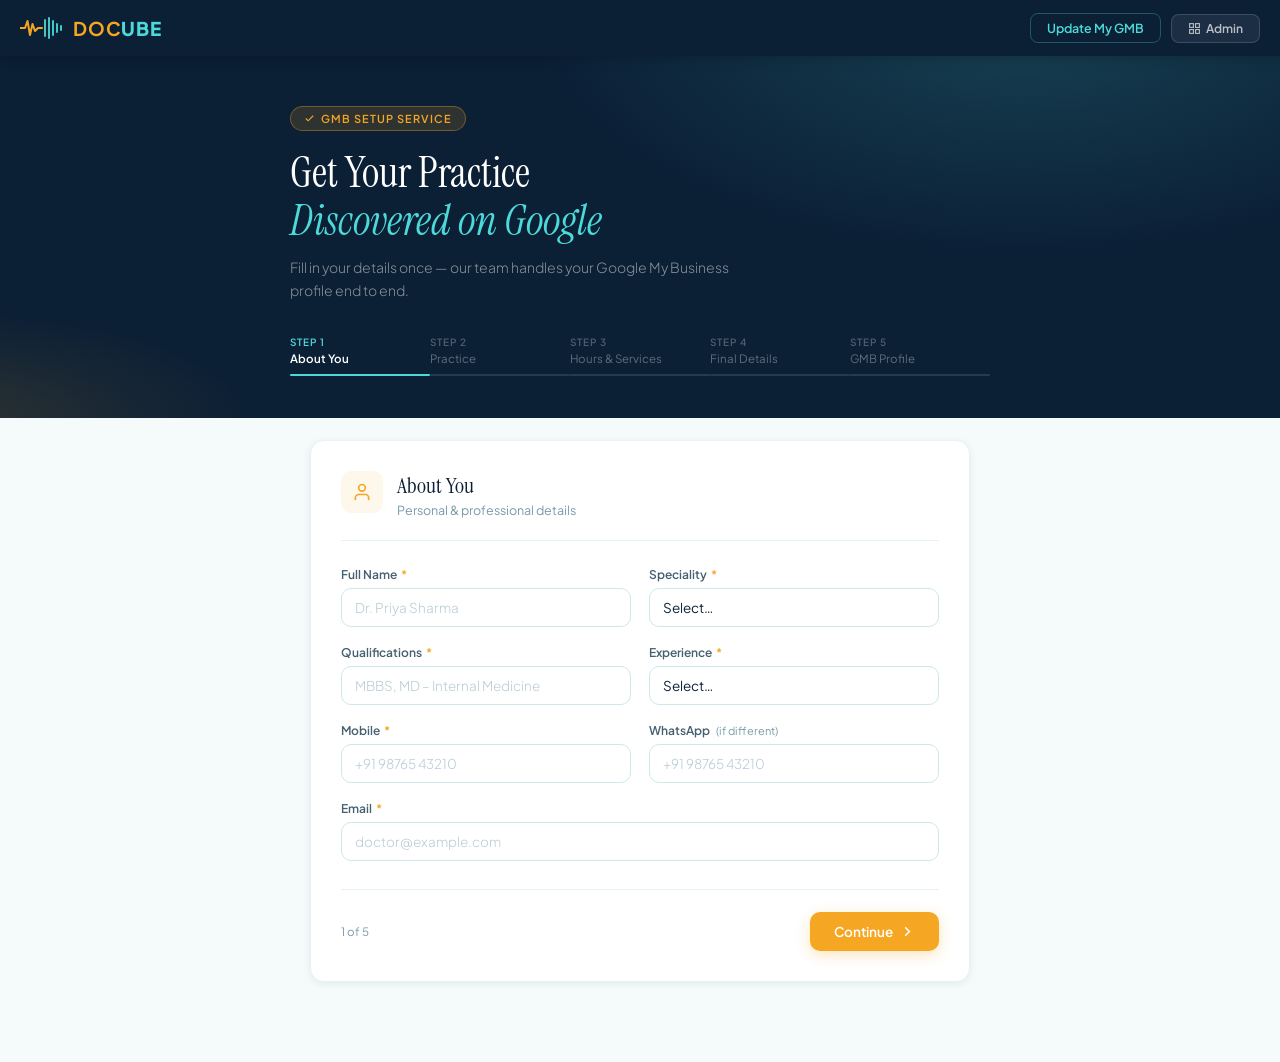
<file: index.html>
<!DOCTYPE html>
<html lang="en">
<head>
<meta charset="UTF-8">
<meta name="viewport" content="width=device-width, initial-scale=1.0">
<title>Docube — GMB Onboarding</title>
<link href="https://fonts.googleapis.com/css2?family=Plus+Jakarta+Sans:wght@300;400;500;600;700;800&family=Instrument+Serif:ital@0;1&display=swap" rel="stylesheet">
<link rel="stylesheet" href="shared.css">
<style>
.ob-hero{background:var(--navy);position:relative;overflow:hidden;padding:50px 20px 42px}
.ob-hero::before{content:'';position:absolute;inset:0;background:radial-gradient(ellipse 70% 120% at 80% -10%,rgba(77,217,217,.18) 0%,transparent 55%),radial-gradient(ellipse 50% 60% at -5% 100%,rgba(245,166,35,.14) 0%,transparent 50%)}
.ob-hero-inner{position:relative;z-index:1;max-width:700px;margin:0 auto}
.ob-badge{display:inline-flex;align-items:center;gap:6px;background:rgba(245,166,35,.15);border:1px solid rgba(245,166,35,.35);color:var(--orange);font-size:11px;font-weight:600;letter-spacing:.09em;text-transform:uppercase;padding:5px 13px;border-radius:20px;margin-bottom:18px}
.ob-hero h1{font-family:'Instrument Serif',serif;font-size:clamp(26px,5vw,42px);font-weight:400;color:#fff;line-height:1.15;margin-bottom:10px}
.ob-hero h1 i{color:var(--teal)}
.ob-hero p{font-size:14px;color:rgba(255,255,255,.5);font-weight:300;line-height:1.65;max-width:480px}
.ob-steps{display:flex;margin-top:34px;max-width:700px;margin-left:auto;margin-right:auto;position:relative;z-index:1}
.ob-step{flex:1;padding-bottom:10px;position:relative}
.ob-step::after{content:'';position:absolute;bottom:0;left:0;right:0;height:2px;background:rgba(255,255,255,.12);border-radius:2px}
.ob-step.s-active::after{background:var(--teal)}
.ob-step.s-done::after{background:var(--orange)}
.ob-step-n{font-size:10px;font-weight:600;letter-spacing:.1em;text-transform:uppercase;color:rgba(255,255,255,.28);margin-bottom:3px}
.ob-step.s-active .ob-step-n{color:var(--teal)}
.ob-step.s-done .ob-step-n{color:var(--orange)}
.ob-step-l{font-size:11.5px;color:rgba(255,255,255,.35)}
.ob-step.s-active .ob-step-l{color:#fff;font-weight:600}
.ob-step.s-done .ob-step-l{color:rgba(255,255,255,.6)}
.ob-body{max-width:700px;margin:0 auto;padding:0 20px 80px}
.card{background:#fff;border:1px solid var(--border-light);border-radius:var(--r);padding:30px;margin-top:22px;box-shadow:var(--shadow-sm);display:none}
.card.active{display:block}
.card-head{display:flex;align-items:flex-start;gap:14px;padding-bottom:22px;margin-bottom:26px;border-bottom:1px solid var(--border-light)}
.card-icon{width:42px;height:42px;border-radius:10px;background:var(--orange-pale);display:flex;align-items:center;justify-content:center;flex-shrink:0}
.card-icon svg{width:20px;height:20px;color:var(--orange)}
.center-row{display:flex;align-items:center;gap:12px;padding:13px 16px;cursor:pointer;border-bottom:1px solid var(--border-light);transition:background .15s;user-select:none;background:#fff}
.center-row:last-child{border-bottom:none}
.center-row:hover{background:var(--teal-pale)}
.center-row input[type=checkbox]{display:none}
.center-row-check{width:18px;height:18px;border:1.5px solid var(--border);border-radius:5px;display:flex;align-items:center;justify-content:center;flex-shrink:0;transition:all .15s;background:#fff}
.center-row input:checked ~ .center-row-check{background:var(--teal-dark);border-color:var(--teal-dark)}
.center-row input:checked ~ .center-row-check::after{content:'';display:block;width:5px;height:9px;border:2px solid #fff;border-top:none;border-left:none;transform:rotate(45deg) translate(-1px,-1px)}
.center-row-label{font-size:14px;font-weight:500;color:var(--text)}
.center-row input:checked ~ .center-row-check ~ .center-row-label{color:var(--navy);font-weight:600}

/* Hours */
.hour-row{background:var(--cream);border:1px solid var(--border-light);border-radius:var(--r-sm);padding:8px 12px;margin-bottom:5px}
.hour-row-main{display:flex;align-items:center;gap:8px}
.hour-row.is-closed .hour-time-group input[type=time]{opacity:.3;pointer-events:none}
.hour-day-lbl{font-size:12px;font-weight:600;color:var(--text);width:32px;flex-shrink:0}
.hour-time-group{display:flex;align-items:center;gap:5px;flex:1}
.hour-time-group input[type=time]{width:100%;padding:5px 8px;border:1.5px solid var(--border);border-radius:7px;font-family:inherit;font-size:12.5px;color:var(--text);background:#fff;outline:none;min-width:0}
.hour-time-group input[type=time]:focus{border-color:var(--teal-dark)}
.hr-sep{color:var(--text-muted);font-size:11px;flex-shrink:0}
.hour-controls{display:flex;align-items:center;gap:6px;flex-shrink:0;margin-left:4px}
.closed-w{display:flex;align-items:center;gap:4px}
.closed-lbl{font-size:11.5px;color:var(--text-muted);white-space:nowrap}
input[type=checkbox]{width:14px;height:14px;accent-color:var(--teal-dark);cursor:pointer}
.card-title{font-family:'Instrument Serif',serif;font-size:22px;color:var(--navy)}
.card-sub{font-size:12.5px;color:var(--text-muted);margin-top:2px}
@media(max-width:560px){.card{padding:20px 16px}}
</style>
</head>
<body>

<div class="toast" id="toast">
  <svg width="16" height="16" viewBox="0 0 24 24" fill="none" stroke="currentColor" stroke-width="2.5" stroke-linecap="round"><polyline points="20 6 9 17 4 12"/></svg>
  <span id="toastMsg">Done</span>
</div>

<nav class="topnav">
  <a class="nav-logo" href="index.html">
    <svg viewBox="0 0 44 22" fill="none">
      <polyline points="0,11 5,11 7.5,4 10,18 12.5,7 15,14 18,11 22,11" stroke="#F5A623" stroke-width="2" stroke-linecap="round" stroke-linejoin="round"/>
      <line x1="25" y1="3" x2="25" y2="19" stroke="#4DD9D9" stroke-width="1.8" stroke-linecap="round"/>
      <line x1="29" y1="1" x2="29" y2="21" stroke="#4DD9D9" stroke-width="1.8" stroke-linecap="round"/>
      <line x1="33" y1="4" x2="33" y2="18" stroke="#4DD9D9" stroke-width="1.8" stroke-linecap="round"/>
      <line x1="37" y1="7" x2="37" y2="15" stroke="#4DD9D9" stroke-width="1.8" stroke-linecap="round"/>
      <line x1="41" y1="9" x2="41" y2="13" stroke="#4DD9D9" stroke-width="1.8" stroke-linecap="round"/>
    </svg>
    <span class="nav-logo-text"><b>DOC</b>UBE</span>
  </a>
  <div class="nav-spacer"></div>
  <a class="nav-btn nav-btn-ghost" href="ticket.html">Update My GMB</a>
  <a class="nav-btn nav-btn-admin" href="admin.html">
    <svg width="13" height="13" viewBox="0 0 24 24" fill="none" stroke="currentColor" stroke-width="2" stroke-linecap="round"><rect x="3" y="3" width="7" height="7"/><rect x="14" y="3" width="7" height="7"/><rect x="14" y="14" width="7" height="7"/><rect x="3" y="14" width="7" height="7"/></svg>
    Admin
  </a>
</nav>

<div class="ob-hero">
  <div class="ob-hero-inner">
    <div class="ob-badge"><svg width="11" height="11" viewBox="0 0 24 24" fill="none" stroke="currentColor" stroke-width="2.5"><polyline points="20 6 9 17 4 12"/></svg> GMB Setup Service</div>
    <h1>Get Your Practice<br><i>Discovered on Google</i></h1>
    <p>Fill in your details once — our team handles your Google My Business profile end to end.</p>
  </div>
  <div class="ob-steps" id="obSteps">
    <div class="ob-step s-active" id="ostep0"><div class="ob-step-n">Step 1</div><div class="ob-step-l">About You</div></div>
    <div class="ob-step" id="ostep1"><div class="ob-step-n">Step 2</div><div class="ob-step-l">Practice</div></div>
    <div class="ob-step" id="ostep2"><div class="ob-step-n">Step 3</div><div class="ob-step-l">Hours & Services</div></div>
    <div class="ob-step" id="ostep3"><div class="ob-step-n">Step 4</div><div class="ob-step-l">Final Details</div></div>
    <div class="ob-step" id="ostep4"><div class="ob-step-n">Step 5</div><div class="ob-step-l">GMB Profile</div></div>
  </div>
</div>

<div class="ob-body">
  <!-- Step 1 -->
  <div class="card active fadein" id="card0">
    <div class="card-head">
      <div class="card-icon"><svg viewBox="0 0 24 24" fill="none" stroke="currentColor" stroke-width="2" stroke-linecap="round"><path d="M20 21v-2a4 4 0 0 0-4-4H8a4 4 0 0 0-4 4v2"/><circle cx="12" cy="7" r="4"/></svg></div>
      <div><div class="card-title">About You</div><div class="card-sub">Personal & professional details</div></div>
    </div>
    <div class="fg">
      <div class="f"><label class="lbl">Full Name <span class="req">*</span></label><input type="text" id="f_name" placeholder="Dr. Priya Sharma"><span class="f-err" id="e_name">Enter your full name</span></div>
      <div class="f"><label class="lbl">Speciality <span class="req">*</span></label>
        <select id="f_spec" onchange="toggleOther('f_spec','f_spec_other')"><option value="">Select…</option><option>General Physician / Family Medicine</option><option>Obstetrics & Gynaecology</option><option>Dermatology & Cosmetology</option><option>Orthopaedics</option><option>Neurology</option><option>Cardiology</option><option>ENT Specialist</option><option>Psychiatry & Mental Health</option><option>Respiratory Medicine</option><option>Gastroenterology</option><option>Paediatrics</option><option>Dentistry</option><option>Physiotherapy</option><option>Oncology</option><option>Radiology</option><option>Other</option></select>
        <input type="text" id="f_spec_other" placeholder="Please specify your speciality" style="display:none;margin-top:8px">
        <span class="f-err" id="e_spec">Select speciality</span>
      </div>
      <div class="f"><label class="lbl">Qualifications <span class="req">*</span></label><input type="text" id="f_quals" placeholder="MBBS, MD – Internal Medicine"><span class="f-err" id="e_quals">Enter qualifications</span></div>
      <div class="f"><label class="lbl">Experience <span class="req">*</span></label>
        <select id="f_exp"><option value="">Select…</option><option>Less than 2 years</option><option>2–5 years</option><option>5–10 years</option><option>10–15 years</option><option>15–20 years</option><option>20+ years</option></select>
        <span class="f-err" id="e_exp">Select experience</span>
      </div>
      <div class="f"><label class="lbl">Mobile <span class="req">*</span></label><input type="tel" id="f_phone" placeholder="+91 98765 43210"><span class="f-err" id="e_phone">Enter valid number</span></div>
      <div class="f"><label class="lbl">WhatsApp <span class="opt">(if different)</span></label><input type="tel" id="f_wa" placeholder="+91 98765 43210"></div>
      <div class="f span2"><label class="lbl">Email <span class="req">*</span></label><input type="email" id="f_email" placeholder="doctor@example.com"><span class="f-err" id="e_email">Enter valid email</span></div>
    </div>
    <div class="form-nav"><span class="step-prog">1 of 5</span><button class="btn btn-orange" onclick="next(0)">Continue <svg viewBox="0 0 24 24" fill="none" stroke="currentColor" stroke-width="2.5" stroke-linecap="round"><polyline points="9 18 15 12 9 6"/></svg></button></div>
  </div>

  <!-- Step 2 -->
  <div class="card" id="card1">
    <div class="card-head">
      <div class="card-icon"><svg viewBox="0 0 24 24" fill="none" stroke="currentColor" stroke-width="2" stroke-linecap="round"><path d="M3 9l9-7 9 7v11a2 2 0 0 1-2 2H5a2 2 0 0 1-2-2z"/><polyline points="9 22 9 12 15 12 15 22"/></svg></div>
      <div><div class="card-title">Practice Details</div><div class="card-sub">Where patients can find you</div></div>
    </div>
    <div class="ibox"><svg viewBox="0 0 24 24" fill="none" stroke="currentColor" stroke-width="2" stroke-linecap="round"><circle cx="12" cy="12" r="10"/><line x1="12" y1="8" x2="12" y2="12"/><line x1="12" y1="16" x2="12.01" y2="16"/></svg><p>Select all Docube centers where you consult — the team will use this for your GMB location.</p></div>
    <div class="fg one">
      <div class="f">
        <label class="lbl">Docube Centers <span class="req">*</span></label>
        <p class="f-hint" style="margin-bottom:10px">Select all centers where you consult</p>
        <div style="display:flex;flex-direction:column;gap:0;border:1.5px solid var(--border);border-radius:var(--r-sm);overflow:hidden" id="centerCheckboxes">
          <label class="center-row"><input type="checkbox" name="docube_center" value="Docube Healthcare – Koramangala"><span class="center-row-check"></span><span class="center-row-label">Koramangala</span></label>
          <label class="center-row"><input type="checkbox" name="docube_center" value="Docube Healthcare – Whitefield"><span class="center-row-check"></span><span class="center-row-label">Whitefield</span></label>
          <label class="center-row"><input type="checkbox" name="docube_center" value="Docube Healthcare – JP Nagar"><span class="center-row-check"></span><span class="center-row-label">JP Nagar</span></label>
          <label class="center-row"><input type="checkbox" name="docube_center" value="Docube Healthcare – Sarjapur"><span class="center-row-check"></span><span class="center-row-label">Sarjapur</span></label>
          <label class="center-row"><input type="checkbox" name="docube_center" value="Docube Healthcare – HRBR"><span class="center-row-check"></span><span class="center-row-label">HRBR</span></label>
        </div>
        <span class="f-err" id="e_center">Select at least one center</span>
      </div>
      <div class="f"><label class="lbl">Doctor's Mobile Number <span class="req">*</span></label><input type="tel" id="f_cphone" placeholder="+91 98765 43210"><span class="f-err" id="e_cphone">Enter mobile number</span></div>
    </div>
    <div class="form-nav">
      <button class="btn btn-ghost" onclick="prev(1)"><svg viewBox="0 0 24 24" fill="none" stroke="currentColor" stroke-width="2.5" stroke-linecap="round"><polyline points="15 18 9 12 15 6"/></svg> Back</button>
      <span class="step-prog">2 of 5</span>
      <button class="btn btn-orange" onclick="next(1)">Continue <svg viewBox="0 0 24 24" fill="none" stroke="currentColor" stroke-width="2.5" stroke-linecap="round"><polyline points="9 18 15 12 9 6"/></svg></button>
    </div>
  </div>

  <!-- Step 3 -->
  <div class="card" id="card2">
    <div class="card-head">
      <div class="card-icon"><svg viewBox="0 0 24 24" fill="none" stroke="currentColor" stroke-width="2" stroke-linecap="round"><circle cx="12" cy="12" r="10"/><polyline points="12 6 12 12 16 14"/></svg></div>
      <div><div class="card-title">Hours & Services</div><div class="card-sub">Availability and what you treat</div></div>
    </div>
    <div class="f" style="margin-bottom:20px">
      <label class="lbl">Consultation Hours <span class="req">*</span></label>
      <p class="f-hint" style="margin-bottom:9px">Toggle "Closed" for days you don't consult.</p>

      <div class="hours-wrap" id="hoursWrap"></div>
    </div>
    <div class="f" style="margin-bottom:20px">
      <label class="lbl">Appointment Type <span class="req">*</span></label>
      <div class="pills" id="apptPills">
        <label class="pill on" onclick="pickPill(this,'apptPills')"><input type="radio" name="appt" value="Walk-in" checked>Walk-in</label>
        <label class="pill" onclick="pickPill(this,'apptPills')"><input type="radio" name="appt" value="Appointment Only">Appointment Only</label>
        <label class="pill" onclick="pickPill(this,'apptPills')"><input type="radio" name="appt" value="Both">Both</label>
      </div>
    </div>
    <div class="f" style="margin-bottom:20px">
      <label class="lbl">Consultation Fee Range <span class="req">*</span></label>
      <div class="pills" id="feePills">
        <label class="pill" onclick="pickPill(this,'feePills')"><input type="radio" name="fee" value="Under ₹300">Under ₹300</label>
        <label class="pill" onclick="pickPill(this,'feePills')"><input type="radio" name="fee" value="₹300–₹600">₹300–₹600</label>
        <label class="pill" onclick="pickPill(this,'feePills')"><input type="radio" name="fee" value="₹600–₹1000">₹600–₹1000</label>
        <label class="pill" onclick="pickPill(this,'feePills')"><input type="radio" name="fee" value="₹1000–₹1500">₹1000–₹1500</label>
        <label class="pill" onclick="pickPill(this,'feePills')"><input type="radio" name="fee" value="Above ₹1500">Above ₹1500</label>
        <label class="pill" onclick="pickPill(this,'feePills')"><input type="radio" name="fee" value="Prefer not to say">Prefer not to say</label>
      </div>
      <span class="f-err" id="e_fee">Select fee range</span>
    </div>
    <div class="f">
      <label class="lbl">Conditions Treated <span class="req">*</span></label>
      <p class="f-hint" style="margin-bottom:9px">Based on your speciality — select all that apply. Go back to Step 1 to change your speciality.</p>
      <div class="chips" id="servChips"></div>
      <span class="f-err" id="e_serv">Select at least one condition</span>
    </div>
    <div class="form-nav">
      <button class="btn btn-ghost" onclick="prev(2)"><svg viewBox="0 0 24 24" fill="none" stroke="currentColor" stroke-width="2.5" stroke-linecap="round"><polyline points="15 18 9 12 15 6"/></svg> Back</button>
      <span class="step-prog">3 of 5</span>
      <button class="btn btn-orange" onclick="next(2)">Continue <svg viewBox="0 0 24 24" fill="none" stroke="currentColor" stroke-width="2.5" stroke-linecap="round"><polyline points="9 18 15 12 9 6"/></svg></button>
    </div>
  </div>

  <!-- Step 4 -->
  <div class="card" id="card3">
    <div class="card-head">
      <div class="card-icon"><svg viewBox="0 0 24 24" fill="none" stroke="currentColor" stroke-width="2" stroke-linecap="round"><rect x="3" y="3" width="18" height="18" rx="2"/><circle cx="8.5" cy="8.5" r="1.5"/><polyline points="21 15 16 10 5 21"/></svg></div>
      <div><div class="card-title">Final Details</div><div class="card-sub">Bio, languages and GMB info</div></div>
    </div>
    <div class="fg one">
      <div class="f">
        <label class="lbl">Languages You Consult In <span class="req">*</span></label>
        <div class="chips langs" id="langChips"></div>
        <span class="f-err" id="e_lang">Select at least one language</span>
      </div>
      <div class="f"><label class="lbl">Short Bio <span class="opt">(optional)</span></label><textarea id="f_bio" rows="3" placeholder="2–3 sentences about your expertise…"></textarea></div>
      <div class="f"><label class="lbl">Notes for Docube Team <span class="opt">(optional)</span></label><textarea id="f_notes" rows="2" placeholder="Special instructions, existing GMB link…"></textarea></div>
      <div class="f">
        <label class="lbl">Do you already have a Google Business Profile?</label>
        <div class="pills" id="gmbPills" style="margin-top:4px">
          <label class="pill on" onclick="pickPill(this,'gmbPills');toggleGmbFields('no')"><input type="radio" name="gmb" value="No, create new" checked>No — create one for me</label>
          <label class="pill" onclick="pickPill(this,'gmbPills');toggleGmbFields('yes')"><input type="radio" name="gmb" value="Yes, I have one">Yes, I have one</label>
          <label class="pill" onclick="pickPill(this,'gmbPills');toggleGmbFields('no')"><input type="radio" name="gmb" value="Not sure">Not sure</label>
        </div>
      </div>

      <!-- Shown only when Yes is selected -->
      <div id="gmbExistingWrap" style="display:none" class="f span2">
        <div style="background:#fff;border:1.5px solid var(--border);border-radius:var(--r-sm);overflow:hidden;margin-top:4px">

          <!-- GMB Link -->
          <div style="padding:16px 18px;border-bottom:1px solid var(--border-light)">
            <label class="lbl" style="margin-bottom:6px;display:block">Your Google Business Profile Link <span class="req">*</span></label>
            <input type="text" id="gmb_existing_link" placeholder="https://g.page/your-business or https://maps.google.com/…">
            <p class="f-hint" style="margin-top:5px">Find it by searching your name on Google Maps → Share → Copy link</p>
            <span class="f-err" id="e_gmb_existing_link">Please paste your GMB profile link</span>
          </div>

          <!-- Access instructions -->
          <div style="padding:16px 18px;background:linear-gradient(135deg,rgba(77,217,217,.06),rgba(245,166,35,.04))">
            <div style="font-size:13px;font-weight:700;color:var(--navy);margin-bottom:4px;display:flex;align-items:center;gap:7px">
              <svg width="15" height="15" viewBox="0 0 24 24" fill="none" stroke="var(--teal-dark)" stroke-width="2" stroke-linecap="round"><circle cx="12" cy="12" r="10"/><line x1="12" y1="8" x2="12" y2="12"/><line x1="12" y1="16" x2="12.01" y2="16"/></svg>
              Give Docube access to manage your profile
            </div>
            <p style="font-size:12.5px;color:var(--text-mid);line-height:1.6;margin-bottom:14px">To improve your search visibility, please add <strong>info@docube.in</strong> as a Manager on your Google Business Profile. This takes 2 minutes:</p>
            <div style="display:flex;flex-direction:column;gap:8px;margin-bottom:14px">
              <div style="display:flex;gap:10px;align-items:flex-start">
                <span style="width:22px;height:22px;border-radius:50%;background:var(--teal-dark);color:#fff;font-size:11px;font-weight:700;display:flex;align-items:center;justify-content:center;flex-shrink:0;margin-top:1px">1</span>
                <span style="font-size:12.5px;color:var(--text-mid)">Go to <a href="https://business.google.com" target="_blank" style="color:var(--teal-dark);font-weight:600">business.google.com</a> and sign in</span>
              </div>
              <div style="display:flex;gap:10px;align-items:flex-start">
                <span style="width:22px;height:22px;border-radius:50%;background:var(--teal-dark);color:#fff;font-size:11px;font-weight:700;display:flex;align-items:center;justify-content:center;flex-shrink:0;margin-top:1px">2</span>
                <span style="font-size:12.5px;color:var(--text-mid)">Select your business profile</span>
              </div>
              <div style="display:flex;gap:10px;align-items:flex-start">
                <span style="width:22px;height:22px;border-radius:50%;background:var(--teal-dark);color:#fff;font-size:11px;font-weight:700;display:flex;align-items:center;justify-content:center;flex-shrink:0;margin-top:1px">3</span>
                <span style="font-size:12.5px;color:var(--text-mid)">Go to <strong>Settings → Managers → Add manager</strong></span>
              </div>
              <div style="display:flex;gap:10px;align-items:flex-start">
                <span style="width:22px;height:22px;border-radius:50%;background:var(--teal-dark);color:#fff;font-size:11px;font-weight:700;display:flex;align-items:center;justify-content:center;flex-shrink:0;margin-top:1px">4</span>
                <span style="font-size:12.5px;color:var(--text-mid)">Enter <strong style="color:var(--navy)">info@docube.in</strong> and set role as <strong>Manager</strong></span>
              </div>
              <div style="display:flex;gap:10px;align-items:flex-start">
                <span style="width:22px;height:22px;border-radius:50%;background:var(--teal-dark);color:#fff;font-size:11px;font-weight:700;display:flex;align-items:center;justify-content:center;flex-shrink:0;margin-top:1px">5</span>
                <span style="font-size:12.5px;color:var(--text-mid)">Click <strong>Invite</strong> — we'll accept and start managing</span>
              </div>
            </div>
            <!-- Copy email button -->
            <button type="button" onclick="copyGmbEmail()" style="display:inline-flex;align-items:center;gap:7px;background:var(--navy);color:#fff;border:none;border-radius:7px;padding:9px 16px;font-family:inherit;font-size:12.5px;font-weight:600;cursor:pointer;transition:all .16s" id="copyEmailBtn">
              <svg width="13" height="13" viewBox="0 0 24 24" fill="none" stroke="currentColor" stroke-width="2" stroke-linecap="round"><rect x="9" y="9" width="13" height="13" rx="2"/><path d="M5 15H4a2 2 0 0 1-2-2V4a2 2 0 0 1 2-2h9a2 2 0 0 1 2 2v1"/></svg>
              Copy info@docube.in
            </button>
          </div>

          <!-- Confirmation -->
          <div style="padding:14px 18px;border-top:1px solid var(--border-light);display:flex;flex-direction:column;gap:8px">
            <div style="font-size:12px;font-weight:600;color:var(--text-mid);margin-bottom:2px">Have you added access?</div>
            <label style="display:flex;align-items:center;gap:9px;cursor:pointer">
              <input type="radio" name="gmb_access_confirmed" value="done" style="width:15px;height:15px;accent-color:var(--teal-dark)">
              <span style="font-size:13px;color:var(--text)">Yes, I've already added <strong>info@docube.in</strong> as a Manager</span>
            </label>
            <label style="display:flex;align-items:center;gap:9px;cursor:pointer">
              <input type="radio" name="gmb_access_confirmed" value="will_do" style="width:15px;height:15px;accent-color:var(--teal-dark)">
              <span style="font-size:13px;color:var(--text)">I'll do it after submitting this form</span>
            </label>
          </div>
        </div>
      </div>
    </div>
    <div class="form-nav">
      <button class="btn btn-ghost" onclick="prev(3)"><svg viewBox="0 0 24 24" fill="none" stroke="currentColor" stroke-width="2.5" stroke-linecap="round"><polyline points="15 18 9 12 15 6"/></svg> Back</button>
      <span class="step-prog">4 of 5</span>
      <button class="btn btn-orange" onclick="next(3)">Continue <svg viewBox="0 0 24 24" fill="none" stroke="currentColor" stroke-width="2.5" stroke-linecap="round"><polyline points="9 18 15 12 9 6"/></svg></button>
    </div>
  </div>

  <!-- Step 5: GMB Profile -->
  <div class="card" id="card4">
    <div class="card-head">
      <div class="card-icon">
        <svg viewBox="0 0 24 24" fill="none" stroke="currentColor" stroke-width="2" stroke-linecap="round">
          <circle cx="12" cy="12" r="10"/><line x1="2" y1="12" x2="22" y2="12"/>
          <path d="M12 2a15.3 15.3 0 0 1 4 10 15.3 15.3 0 0 1-4 10 15.3 15.3 0 0 1-4-10 15.3 15.3 0 0 1 4-10z"/>
        </svg>
      </div>
      <div><div class="card-title">Build Your Google Business Profile</div><div class="card-sub">Help patients discover you on Google Search and Maps</div></div>
    </div>

    <!-- SEO value prop banner -->
    <div style="background:linear-gradient(135deg,rgba(77,217,217,.1),rgba(245,166,35,.08));border:1px solid var(--border);border-radius:var(--r-sm);padding:18px 20px;margin-bottom:26px;display:flex;gap:14px;align-items:flex-start">
      <div style="width:40px;height:40px;background:var(--orange-pale);border-radius:10px;display:flex;align-items:center;justify-content:center;flex-shrink:0">
        <svg width="20" height="20" viewBox="0 0 24 24" fill="none" stroke="var(--orange)" stroke-width="2" stroke-linecap="round"><circle cx="11" cy="11" r="8"/><line x1="21" y1="21" x2="16.65" y2="16.65"/></svg>
      </div>
      <div>
        <div style="font-size:13.5px;font-weight:700;color:var(--navy);margin-bottom:5px">Our marketing team handles everything else</div>
        <div style="font-size:12.5px;color:var(--text-mid);line-height:1.6">We use your details below to craft an SEO-optimised Google Business Profile — including the right business category, keyword-rich description, and service tags — so you appear higher when patients search for your speciality on Google Search and Maps.</div>
      </div>
    </div>

    <div class="ibox" style="margin-bottom:22px">
      <svg viewBox="0 0 24 24" fill="none" stroke="currentColor" stroke-width="2" stroke-linecap="round"><circle cx="12" cy="12" r="10"/><line x1="12" y1="8" x2="12" y2="12"/><line x1="12" y1="16" x2="12.01" y2="16"/></svg>
      <p>We've pre-filled this from your earlier answers. Please review and correct if needed — our marketing team uses this to create and optimise your Google Business Profile.</p>
    </div>

    <div class="fg">

      <div class="f span2">
        <label class="lbl">Full Name <span class="req">*</span></label>
        <input type="text" id="gmb_full_name" placeholder="Dr. Priya Sharma">
        <span class="f-hint">As it should appear on your Google Business Profile</span>
        <span class="f-err" id="e_gmb_full_name">Enter your full name</span>
      </div>

      <div class="f span2">
        <label class="lbl">Qualifications <span class="req">*</span></label>
        <input type="text" id="gmb_qualifications" placeholder="MBBS, MD – Dermatology">
        <span class="f-err" id="e_gmb_qualifications">Enter your qualifications</span>
      </div>

      <div class="f">
        <label class="lbl">Total Work Experience <span class="req">*</span></label>
        <select id="gmb_experience">
          <option value="">Select…</option>
          <option>Less than 2 years</option>
          <option>2–5 years</option>
          <option>5–10 years</option>
          <option>10–15 years</option>
          <option>15–20 years</option>
          <option>20+ years</option>
        </select>
        <span class="f-err" id="e_gmb_experience">Select your experience</span>
      </div>

      <div class="f">
        <label class="lbl">Speciality <span class="req">*</span></label>
        <select id="gmb_speciality" onchange="toggleOther('gmb_speciality','gmb_speciality_other')">
          <option value="">Select…</option>
          <option>General Physician / Family Medicine</option>
          <option>Obstetrics & Gynaecology</option>
          <option>Dermatology & Cosmetology</option>
          <option>Orthopaedics</option>
          <option>Neurology</option>
          <option>Cardiology</option>
          <option>ENT Specialist</option>
          <option>Psychiatry & Mental Health</option>
          <option>Respiratory Medicine</option>
          <option>Gastroenterology</option>
          <option>Paediatrics</option>
          <option>Dentistry</option>
          <option>Physiotherapy</option>
          <option>Oncology</option>
          <option>Radiology</option>
          <option>Other</option>
        </select>
        <input type="text" id="gmb_speciality_other" placeholder="Please specify your speciality" style="display:none;margin-top:8px">
        <span class="f-err" id="e_gmb_speciality">Select your speciality</span>
      </div>

      <!-- Home visits -->
      <div class="f span2">
        <label class="lbl">Do you provide home visits or office visits? <span class="req">*</span></label>
        <p class="f-hint" style="margin-bottom:10px">If you visit patients, we'll set up a service area on your Google profile so nearby patients can find you.</p>
        <div class="pills" id="homeVisitPills">
          <label class="pill" onclick="pickPill(this,'homeVisitPills');toggleServiceArea(true)">
            <input type="radio" name="home_visit" value="Yes">
            <svg width="14" height="14" viewBox="0 0 24 24" fill="none" stroke="currentColor" stroke-width="2" stroke-linecap="round"><polyline points="20 6 9 17 4 12"/></svg>
            Yes — I visit patients
          </label>
          <label class="pill" onclick="pickPill(this,'homeVisitPills');toggleServiceArea(false)">
            <input type="radio" name="home_visit" value="No">
            <svg width="14" height="14" viewBox="0 0 24 24" fill="none" stroke="currentColor" stroke-width="2" stroke-linecap="round"><line x1="18" y1="6" x2="6" y2="18"/><line x1="6" y1="6" x2="18" y2="18"/></svg>
            No — patients come to me
          </label>
        </div>
        <span class="f-err" id="e_home_visit">Please select an option</span>
      </div>

      <!-- Service area (shown if Yes) -->
      <div class="f span2" id="serviceAreaWrap" style="display:none">
        <label class="lbl">Areas You Cover <span class="opt">(optional)</span></label>
        <input type="text" id="gmb_service_area" placeholder="e.g. Koramangala, Indiranagar, HSR Layout…">
        <span class="f-hint">Comma-separated localities or PIN codes. We'll add these as your service area on Google.</span>
      </div>

      <!-- Terms notice -->
      <div class="f span2">
        <div style="background:var(--cream);border:1px solid var(--border-light);border-radius:var(--r-sm);padding:14px 16px;font-size:12px;color:var(--text-muted);line-height:1.65">
          By submitting, you agree to Google's
          <a href="https://support.google.com/business/answer/9292476" target="_blank" style="color:var(--teal-dark);text-decoration:none;font-weight:600">Business Profile Terms of Service</a>.
          Your profile data will be managed via
          <a href="https://support.google.com/business?hl=en&p=bm_overview" target="_blank" style="color:var(--teal-dark);text-decoration:none;font-weight:600">Google Business Manager</a>.
          The <a href="https://policies.google.com/privacy" target="_blank" style="color:var(--teal-dark);text-decoration:none;font-weight:600">Google Privacy Policy</a> describes how your data is handled.
        </div>
      </div>

    </div>

    <div class="form-nav">
      <button class="btn btn-ghost" onclick="prev(4)"><svg viewBox="0 0 24 24" fill="none" stroke="currentColor" stroke-width="2.5" stroke-linecap="round"><polyline points="15 18 9 12 15 6"/></svg> Back</button>
      <span class="step-prog">5 of 5</span>
      <button class="btn btn-teal btn-lg" id="submitBtn" onclick="submitForm()">
        <span id="submitTxt">Submit to Docube</span>
        <div class="spinner" id="submitSpinner"></div>
        <svg id="submitIcon" viewBox="0 0 24 24" fill="none" stroke="currentColor" stroke-width="2.5" stroke-linecap="round" width="15" height="15"><polyline points="20 6 9 17 4 12"/></svg>
      </button>
    </div>
  </div>

  <div class="success-card" id="obSuccess">
    <div class="success-ring"><svg viewBox="0 0 24 24" fill="none" stroke="currentColor" stroke-width="2.5" stroke-linecap="round"><polyline points="20 6 9 17 4 12"/></svg></div>
    <div class="success-h">You're all set!</div>
    <p class="success-p">Your GMB onboarding has been submitted. The Docube team will review your details and get your Google Business Profile live within <strong>3–5 business days</strong>. We'll be in touch.</p>
    <button class="success-cta" onclick="location.reload()">Submit Another →</button>
  </div>
</div>

<script src="shared.js"></script>
<script>
const DAYS = ['Monday','Tuesday','Wednesday','Thursday','Friday','Saturday','Sunday'];
const LANGS = ['English','Kannada','Hindi','Tamil','Telugu','Malayalam'];

// Conditions mapped per speciality
const SERVICES_BY_SPEC = {
  'General Physician / Family Medicine': ['General Consultation','Fever & Infections','Diabetes Management','Hypertension','Thyroid Disorders','Preventive Health Checkup','Chronic Disease Management','Vaccinations','Nutrition & Diet Advice','Respiratory Illness','Anaemia','Lifestyle Disorders'],
  'Obstetrics & Gynaecology': ['Antenatal Care','Postnatal Care','Normal Delivery','C-Section','PCOD / PCOS','Menstrual Disorders','Infertility Evaluation','Menopause Management','Pap Smear','Ultrasound Scan','Family Planning','Gynaecological Surgeries'],
  'Dermatology & Cosmetology': ['Acne & Pimples','Hair Loss Treatment','Skin Allergy','Eczema & Psoriasis','Chemical Peel','Laser Hair Removal','PRP Therapy','Anti-Ageing Treatments','Pigmentation','Wart & Mole Removal','Vitiligo','Nail Disorders'],
  'Orthopaedics': ['Knee Pain','Back & Spine Pain','Joint Replacement','Sports Injuries','Fracture Treatment','Arthritis Management','Shoulder Pain','Physiotherapy Referral','Bone Density Testing','Ligament Repair','Disc Problems','Orthopaedic Surgery'],
  'Neurology': ['Headache & Migraine','Epilepsy','Stroke Management','Parkinson\'s Disease','Memory Disorders','Multiple Sclerosis','Neuropathy','Vertigo & Dizziness','Sleep Disorders','EEG','Nerve Conduction Study','Dementia'],
  'Cardiology': ['Chest Pain Evaluation','ECG','Echocardiography','Hypertension Management','Heart Failure','Arrhythmia','Coronary Artery Disease','Cholesterol Management','TMT / Stress Test','Pacemaker Follow-up','Cardiac Rehabilitation','Preventive Cardiology'],
  'ENT Specialist': ['Ear Pain & Infections','Hearing Loss','Sinusitis','Tonsillitis','Nasal Polyps','Voice & Speech Problems','Tinnitus','Vertigo','Sleep Apnoea','Adenoid Problems','Throat Infections','ENT Surgery'],
  'Psychiatry & Mental Health': ['Depression & Anxiety','OCD','Bipolar Disorder','Schizophrenia','ADHD','Addiction & De-addiction','Stress Management','Cognitive Behavioural Therapy','Child & Adolescent Psychiatry','Sleep Disorders','PTSD','Psychological Counselling'],
  'Respiratory Medicine': ['Asthma','COPD','Breathlessness','Chronic Cough','Pulmonary Function Test','Sleep Apnoea','Tuberculosis','Lung Infections','Allergy Testing','Nebulisation','Oxygen Therapy','Bronchoscopy'],
  'Gastroenterology': ['Acidity & GERD','IBS','Liver Disease','Colonoscopy','Endoscopy','Crohn\'s Disease','Jaundice','Hepatitis','Constipation','Abdominal Pain','Fatty Liver','Colon Cancer Screening'],
  'Paediatrics': ['Well Baby Checkup','Vaccination','Growth & Development','Fever in Children','Newborn Care','Child Nutrition','Paediatric Allergies','Asthma in Children','ADHD in Children','Ear Infections','Diarrhoea & Dehydration','Paediatric Surgery Referral'],
  'Dentistry': ['Dental Checkup','Tooth Extraction','Root Canal Treatment','Teeth Cleaning','Braces & Aligners','Dental Implants','Cavity Filling','Gum Disease','Teeth Whitening','Crowns & Bridges','Wisdom Tooth','Paediatric Dentistry'],
  'Physiotherapy': ['Back & Neck Pain','Post-Surgery Rehabilitation','Sports Injury Rehab','Neurological Rehab','Joint Mobilisation','Electrotherapy','Dry Needling','Posture Correction','Shoulder & Knee Rehab','Stroke Rehab','Pelvic Floor Therapy','Home Physiotherapy'],
  'Oncology': ['Cancer Screening','Chemotherapy','Radiation Therapy','Tumour Biopsy','Post-Cancer Rehabilitation','Palliative Care','Blood Cancer','Breast Cancer','Lung Cancer','Colon Cancer','Cervical Cancer','Bone Marrow Transplant'],
  'Radiology': ['X-Ray','MRI Scan','CT Scan','Ultrasound','Mammography','Bone Density Scan','PET Scan','Interventional Radiology','Fluoroscopy','Doppler Study','Echocardiography Report','Nuclear Medicine'],
  'Other': ['General Consultation','Preventive Health','Chronic Disease Management','Vaccinations','Health Checkup','Lab Tests','Diagnostic Scans','Follow-up Consultation'],
};
const DEFAULT_SERVICES = ['General Consultation','Preventive Health','Chronic Disease Management','Vaccinations','Health Checkup','Lab Tests','Diagnostic Scans','Follow-up Consultation'];

function getServicesForSpec(spec) {
  return SERVICES_BY_SPEC[spec] || DEFAULT_SERVICES;
}

// Build hours
const hw = document.getElementById('hoursWrap');
DAYS.forEach(d => buildHourRow(d, hw));

function buildHourRow(d, container, opts = {}) {
  const closed = opts.closed !== undefined ? opts.closed : d === 'Sunday';
  const open1 = opts.open1 || '09:00';
  const close1 = opts.close1 || '18:00';
  const row = document.createElement('div');
  row.className = 'hour-row' + (closed ? ' is-closed' : '');
  row.id = 'hr-' + d;
  row.innerHTML = `
    <div class="hour-row-main">
      <span class="hour-day-lbl">${d.slice(0,3)}</span>
      <div class="hour-time-group">
        <input type="time" id="ho-${d}" value="${open1}" ${closed ? 'tabindex="-1"' : ''}>
        <span class="hr-sep">–</span>
        <input type="time" id="hc-${d}" value="${close1}" ${closed ? 'tabindex="-1"' : ''}>
      </div>
      <div class="hour-controls">
        <div class="closed-w">
          <input type="checkbox" id="hx-${d}" ${closed ? 'checked' : ''} onchange="toggleDay('${d}')">
          <label class="closed-lbl" for="hx-${d}">Closed</label>
        </div>
      </div>
    </div>`;
  container.appendChild(row);
}


function toggleDay(d) {
  const cb = document.getElementById('hx-' + d);
  const row = document.getElementById('hr-' + d);
  row.classList.toggle('is-closed', cb.checked);
  const addBtn = document.getElementById('addslot-' + d);
  if (addBtn) addBtn.style.display = cb.checked ? 'none' : '';
}





function buildChips(containerId, items) {
  const container = document.getElementById(containerId);
  container.innerHTML = '';
  items.forEach(s => {
    const c = document.createElement('label');
    c.className = 'chip';
    c.innerHTML = `<div class="chip-box"><svg class="chip-ck" width="9" height="9" viewBox="0 0 24 24" fill="none" stroke="white" stroke-width="3.5" stroke-linecap="round"><polyline points="20 6 9 17 4 12"/></svg></div><span class="chip-lbl">${s}</span>`;
    c.addEventListener('click', e => { e.preventDefault(); c.classList.toggle('on'); });
    c.dataset.value = s;
    container.appendChild(c);
  });
}

function refreshServChips() {
  const spec = resolveOther('f_spec', 'f_spec_other');
  buildChips('servChips', getServicesForSpec(spec));
}

buildChips('langChips', LANGS);
buildChips('servChips', DEFAULT_SERVICES);

// Rebuild service chips whenever speciality changes
document.getElementById('f_spec').addEventListener('change', refreshServChips);
document.getElementById('f_spec_other').addEventListener('input', refreshServChips);

function getChecked(containerId) { return [...document.querySelectorAll(`#${containerId} .chip.on`)].map(c => c.dataset.value); }
function pickPill(el, groupId) { document.querySelectorAll(`#${groupId} .pill`).forEach(p => p.classList.remove('on')); el.classList.add('on'); }

function vF(id, errId, fn) {
  const el = document.getElementById(id);
  const ok = fn(el ? el.value : '');
  if (el) el.classList.toggle('err', !ok);
  if (errId) document.getElementById(errId)?.classList.toggle('show', !ok);
  return ok;
}

function validateStep(s) {
  let ok = true;
  if (s === 0) {
    ok &= vF('f_name','e_name', v => v.trim().length > 1);
    const specVal = document.getElementById('f_spec').value;
    const specOk = specVal !== '' && (specVal !== 'Other' || document.getElementById('f_spec_other').value.trim().length > 0);
    document.getElementById('e_spec').classList.toggle('show', !specOk); if (!specOk) ok = false;
    ok &= vF('f_quals','e_quals', v => v.trim().length > 1);
    ok &= vF('f_exp','e_exp', v => v !== '');
    ok &= vF('f_phone','e_phone', v => /^[+0-9\s\-]{7,}$/.test(v));
    ok &= vF('f_email','e_email', v => /^[^\s@]+@[^\s@]+\.[^\s@]+$/.test(v));
  } else if (s === 1) {
    const centers = [...document.querySelectorAll('input[name="docube_center"]:checked')].map(i => i.value);
    document.getElementById('e_center').classList.toggle('show', !centers.length);
    if (!centers.length) ok = false;
    ok &= vF('f_cphone','e_cphone', v => /^[+0-9\s\-]{7,}$/.test(v));
  } else if (s === 2) {
    const fee = document.querySelector('input[name="fee"]:checked');
    document.getElementById('e_fee').classList.toggle('show', !fee); if (!fee) ok = false;
    const serv = getChecked('servChips').length > 0;
    document.getElementById('e_serv').classList.toggle('show', !serv); if (!serv) ok = false;
  } else if (s === 3) {
    const lang = getChecked('langChips').length > 0;
    document.getElementById('e_lang').classList.toggle('show', !lang); if (!lang) ok = false;
    const gmbChoice = document.querySelector('input[name="gmb"]:checked')?.value;
    if (gmbChoice === 'Yes, I have one') {
      const link = document.getElementById('gmb_existing_link').value.trim();
      const linkOk = link.length > 5;
      document.getElementById('e_gmb_existing_link').classList.toggle('show', !linkOk);
      if (!linkOk) ok = false;
    }
  } else if (s === 4) {
    ok &= vF('gmb_full_name','e_gmb_full_name', v => v.trim().length > 1);
    ok &= vF('gmb_qualifications','e_gmb_qualifications', v => v.trim().length > 1);
    ok &= vF('gmb_experience','e_gmb_experience', v => v !== '');
    const gmbSpec = document.getElementById('gmb_speciality').value;
    const gmbSpecOk = gmbSpec !== '' && (gmbSpec !== 'Other' || document.getElementById('gmb_speciality_other').value.trim().length > 0);
    document.getElementById('e_gmb_speciality').classList.toggle('show', !gmbSpecOk); if (!gmbSpecOk) ok = false;
    const hv = document.querySelector('input[name="home_visit"]:checked');
    document.getElementById('e_home_visit').classList.toggle('show', !hv); if (!hv) ok = false;
  }
  return !!ok;
}

let obStep = 0;
function next(s) {
  if (!validateStep(s)) return;
  document.getElementById('card' + s).classList.remove('active');
  document.getElementById('card' + (s + 1)).classList.add('active');
  updateObSteps(s + 1); obStep = s + 1;
  // Refresh service chips when entering Step 3
  if (s + 1 === 2) refreshServChips();
  // Pre-fill GMB step from Step 1 values
  if (s + 1 === 4) {
    const nameVal = document.getElementById('f_name').value.trim();
    const qualsVal = document.getElementById('f_quals').value.trim();
    const expVal = document.getElementById('f_exp').value;
    const specVal = resolveOther('f_spec', 'f_spec_other');
    if (nameVal && !document.getElementById('gmb_full_name').value) document.getElementById('gmb_full_name').value = nameVal;
    if (qualsVal && !document.getElementById('gmb_qualifications').value) document.getElementById('gmb_qualifications').value = qualsVal;
    if (expVal && !document.getElementById('gmb_experience').value) document.getElementById('gmb_experience').value = expVal;
    if (specVal && specVal !== 'Other' && !document.getElementById('gmb_speciality').value) document.getElementById('gmb_speciality').value = specVal;
    if (specVal && specVal !== 'Other' && document.getElementById('gmb_speciality').value !== specVal) {
      // If it's a custom "Other" value, show the other input on step 5
      document.getElementById('gmb_speciality').value = 'Other';
      document.getElementById('gmb_speciality_other').value = specVal;
      document.getElementById('gmb_speciality_other').style.display = 'block';
    }
  }
  window.scrollTo({ top: 0, behavior: 'smooth' });
}
function prev(s) {
  document.getElementById('card' + s).classList.remove('active');
  document.getElementById('card' + (s - 1)).classList.add('active');
  updateObSteps(s - 1); obStep = s - 1;
  window.scrollTo({ top: 0, behavior: 'smooth' });
}
function updateObSteps(a) {
  document.querySelectorAll('.ob-step').forEach((el, i) => {
    el.classList.remove('s-active','s-done');
    if (i === a) el.classList.add('s-active');
    if (i < a) el.classList.add('s-done');
  });
}

async function submitForm() {
  if (!validateStep(4)) return;
  const btn = document.getElementById('submitBtn');
  document.getElementById('submitTxt').textContent = 'Saving…';
  document.getElementById('submitSpinner').style.display = 'block';
  document.getElementById('submitIcon').style.display = 'none';
  btn.disabled = true;

  const hours = DAYS.map(d => ({
    day: d,
    open: document.getElementById('ho-'+d)?.value || '09:00',
    close: document.getElementById('hc-'+d)?.value || '18:00',
    closed: document.getElementById('hx-'+d)?.checked || false
  }));
  const centers = [...document.querySelectorAll('input[name="docube_center"]:checked')].map(i => i.value);
  const services = getChecked('servChips');
  const languages = getChecked('langChips');

  const data = {
    // Step 1 — Personal
    full_name:            document.getElementById('f_name').value.trim(),
    speciality:           resolveOther('f_spec', 'f_spec_other'),
    qualifications:       document.getElementById('f_quals').value.trim(),
    experience:           document.getElementById('f_exp').value,
    phone:                document.getElementById('f_phone').value.trim(),
    whatsapp:             document.getElementById('f_wa').value.trim(),
    email:                document.getElementById('f_email').value.trim(),

    // Step 2 — Practice
    clinic_name:          centers[0] || '',
    docube_center:        centers[0] || '',
    docube_centers:       JSON.stringify(centers),
    clinic_phone:         document.getElementById('f_cphone').value.trim(),

    // Step 3 — Hours & Services
    consultation_hours:   JSON.stringify(hours),
    appointment_type:     document.querySelector('input[name="appt"]:checked')?.value || null,
    fee_range:            document.querySelector('input[name="fee"]:checked')?.value || null,
    services:             JSON.stringify(services),

    // Step 4 — Languages, Bio, GMB status
    languages:            JSON.stringify(languages),
    bio:                  document.getElementById('f_bio').value.trim() || null,
    notes:                document.getElementById('f_notes').value.trim() || null,
    existing_gmb:         document.querySelector('input[name="gmb"]:checked')?.value || null,
    gmb_existing_link:    document.getElementById('gmb_existing_link').value.trim() || null,
    gmb_access_confirmed: document.querySelector('input[name="gmb_access_confirmed"]:checked')?.value || null,

    // Step 5 — GMB Profile info
    gmb_full_name:        document.getElementById('gmb_full_name').value.trim() || null,
    gmb_qualifications:   document.getElementById('gmb_qualifications').value.trim() || null,
    gmb_experience:       document.getElementById('gmb_experience').value || null,
    gmb_speciality:       resolveOther('gmb_speciality', 'gmb_speciality_other') || null,
    gmb_home_visits:      document.querySelector('input[name="home_visit"]:checked')?.value || null,
    gmb_service_area:     document.getElementById('gmb_service_area').value.trim() || null,

    gmb_status:           'pending'
  };

  try {
    const result = await sbPost('doctor_profiles', data);
    document.getElementById('card4').classList.remove('active');
    document.getElementById('obSuccess').classList.add('show');
    window.scrollTo({ top: 0, behavior: 'smooth' });
  } catch(e) {
    let msg = e.message;
    try { const parsed = JSON.parse(e.message); msg = `${parsed.code}: ${parsed.message}`; } catch(_) {}
    console.error('Full submission error:', e.message);
    toast(`Submission failed: ${msg.slice(0, 120)}`, 'error');
    document.getElementById('submitTxt').textContent = 'Submit to Docube';
    document.getElementById('submitSpinner').style.display = 'none';
    document.getElementById('submitIcon').style.display = 'block';
    btn.disabled = false;
  }
}

function toggleOther(selectId, inputId) {
  const sel = document.getElementById(selectId);
  const inp = document.getElementById(inputId);
  inp.style.display = sel.value === 'Other' ? 'block' : 'none';
  if (sel.value !== 'Other') inp.value = '';
}

function resolveOther(selectId, inputId) {
  const sel = document.getElementById(selectId);
  if (sel.value === 'Other') {
    const custom = document.getElementById(inputId).value.trim();
    return custom || 'Other';
  }
  return sel.value;
}

function toggleServiceArea(show) {
  document.getElementById('serviceAreaWrap').style.display = show ? 'flex' : 'none';
}

function toggleGmbFields(mode) {
  document.getElementById('gmbExistingWrap').style.display = mode === 'yes' ? 'block' : 'none';
}

function copyGmbEmail() {
  navigator.clipboard.writeText('info@docube.in').then(() => {
    const btn = document.getElementById('copyEmailBtn');
    btn.innerHTML = '<svg width="13" height="13" viewBox="0 0 24 24" fill="none" stroke="currentColor" stroke-width="2.5" stroke-linecap="round"><polyline points="20 6 9 17 4 12"/></svg> Copied!';
    btn.style.background = 'var(--teal-dark)';
    setTimeout(() => {
      btn.innerHTML = '<svg width="13" height="13" viewBox="0 0 24 24" fill="none" stroke="currentColor" stroke-width="2" stroke-linecap="round"><rect x="9" y="9" width="13" height="13" rx="2"/><path d="M5 15H4a2 2 0 0 1-2-2V4a2 2 0 0 1 2-2h9a2 2 0 0 1 2 2v1"/></svg> Copy info@docube.in';
      btn.style.background = 'var(--navy)';
    }, 2000);
  });
}
</script>
</body>
</html>
</file>
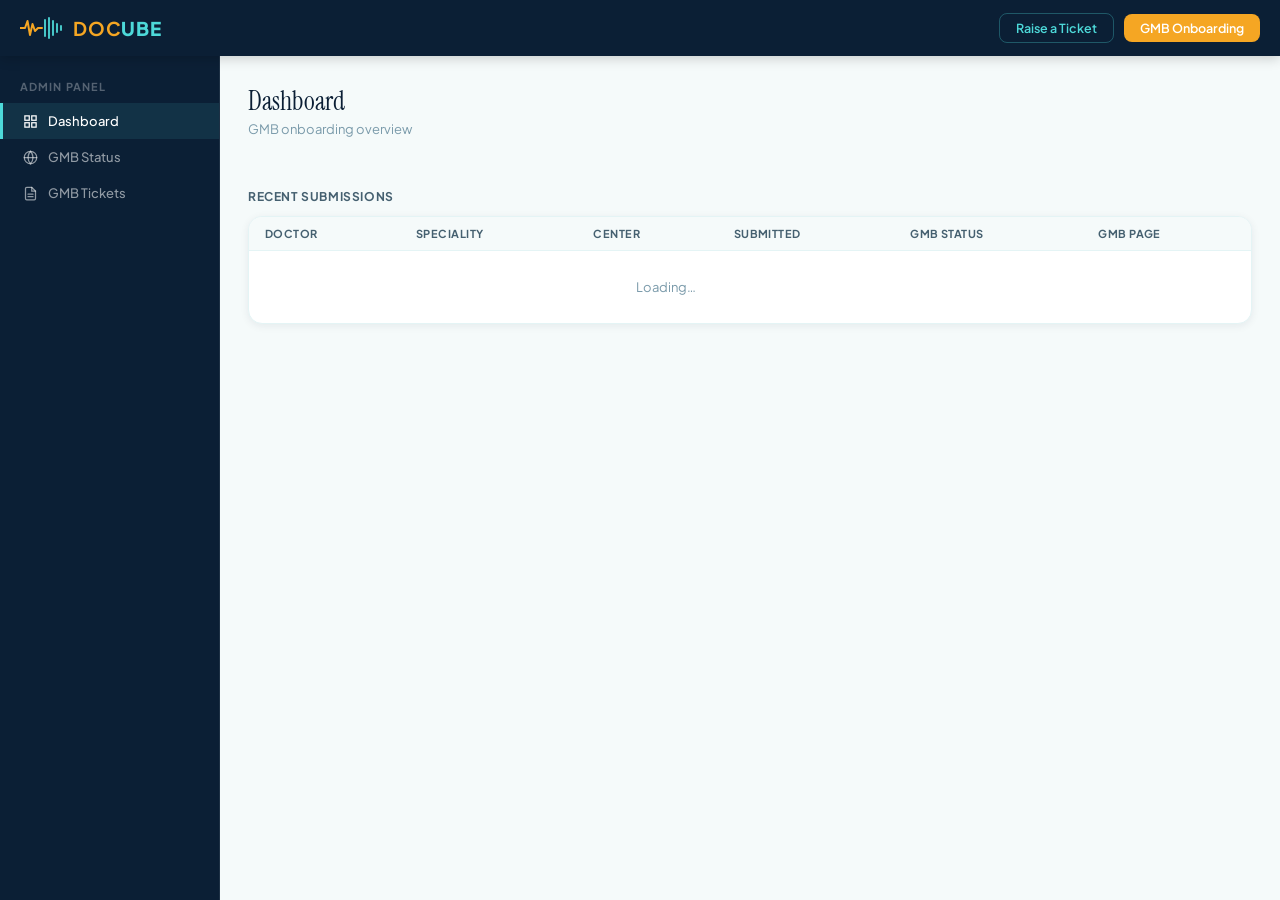
<file: admin.html>
<!DOCTYPE html>
<html lang="en">
<head>
<meta charset="UTF-8">
<meta name="viewport" content="width=device-width, initial-scale=1.0">
<title>Docube — Admin</title>
<link href="https://fonts.googleapis.com/css2?family=Plus+Jakarta+Sans:wght@300;400;500;600;700;800&family=Instrument+Serif:ital@0;1&display=swap" rel="stylesheet">
<link rel="stylesheet" href="shared.css">
<style>
.admin-layout{display:grid;grid-template-columns:220px 1fr;min-height:calc(100vh - 56px)}
@media(max-width:700px){.admin-layout{grid-template-columns:1fr}}
.admin-sidebar{background:var(--navy);padding:24px 0;border-right:1px solid rgba(255,255,255,.08)}
@media(max-width:700px){.admin-sidebar{display:none}}
.admin-sidebar-title{font-size:11px;font-weight:700;letter-spacing:.1em;text-transform:uppercase;color:rgba(255,255,255,.3);padding:0 20px;margin-bottom:10px}
.nav-item{display:flex;align-items:center;gap:10px;padding:10px 20px;font-size:13px;font-weight:500;color:rgba(255,255,255,.55);cursor:pointer;transition:all .16s;border-left:3px solid transparent}
.nav-item:hover{color:#fff;background:rgba(255,255,255,.05)}
.nav-item.on{color:#fff;background:rgba(77,217,217,.1);border-left-color:var(--teal)}
.nav-item svg{width:15px;height:15px;flex-shrink:0}
.admin-main{padding:28px;overflow-x:auto}
@media(max-width:700px){.admin-main{padding:18px 14px}}
.admin-section{display:none}
.admin-section.on{display:block}
.page-title{font-family:'Instrument Serif',serif;font-size:26px;color:var(--navy);margin-bottom:3px}
.page-sub{font-size:13px;color:var(--text-muted);margin-bottom:24px}

/* Stats */
.stat-row{display:grid;grid-template-columns:repeat(auto-fill,minmax(160px,1fr));gap:14px;margin-bottom:28px}
.stat-card{background:#fff;border:1px solid var(--border-light);border-radius:var(--r);padding:18px 20px;box-shadow:var(--shadow-sm)}
.stat-val{font-size:28px;font-weight:800;color:var(--navy);margin-bottom:3px}
.stat-lbl{font-size:12px;color:var(--text-muted)}
.stat-card.orange .stat-val{color:var(--orange)}
.stat-card.teal .stat-val{color:var(--teal-dark)}
.stat-card.green .stat-val{color:#1a9f7e}

/* Table */
.table-wrap{background:#fff;border:1px solid var(--border-light);border-radius:var(--r);overflow:hidden;box-shadow:var(--shadow-sm)}
.tbl{width:100%;border-collapse:collapse;min-width:500px}
.tbl th{background:var(--cream);padding:10px 16px;font-size:11px;font-weight:700;color:var(--text-mid);text-align:left;letter-spacing:.04em;text-transform:uppercase;border-bottom:1px solid var(--border-light)}
.tbl td{padding:12px 16px;font-size:13px;color:var(--text);border-bottom:1px solid var(--border-light);vertical-align:middle}
.tbl tr:last-child td{border-bottom:none}
.tbl tr:hover td{background:var(--cream)}
.aab{padding:5px 12px;border-radius:6px;font-family:inherit;font-size:11.5px;font-weight:600;cursor:pointer;border:none;transition:all .14s;margin-right:4px}
.aab-teal{background:var(--teal-pale);color:var(--teal-dark);border:1px solid var(--border)}
.aab-teal:hover{background:var(--teal-dark);color:#fff}
.aab-orange{background:var(--orange-pale);color:var(--orange-dark);border:1px solid rgba(245,166,35,.25)}
.aab-orange:hover{background:var(--orange);color:#fff}
.aab-green{background:rgba(34,201,160,.1);color:#1a9f7e;border:1px solid rgba(34,201,160,.25)}
.aab-green:hover{background:#22c9a0;color:#fff}
.aab-red{background:#fff1f1;color:#c43e3e;border:1px solid rgba(224,82,82,.2)}
.aab-red:hover{background:#e05252;color:#fff}

/* Filters */
.filters{display:flex;gap:8px;flex-wrap:wrap;margin-bottom:14px}
.filters select{padding:7px 11px;border:1.5px solid var(--border);border-radius:var(--r-sm);font-family:inherit;font-size:12.5px;color:var(--text);background:#fff;outline:none}
.filters select:focus{border-color:var(--teal-dark)}

/* GMB Pipeline */
.pipeline-wrap{background:#fff;border:1px solid var(--border-light);border-radius:var(--r);padding:22px 24px;box-shadow:var(--shadow-sm);margin-bottom:14px}
.pipeline-doc-name{font-size:14px;font-weight:700;color:var(--navy);margin-bottom:4px}
.pipeline-doc-sub{font-size:12px;color:var(--text-muted);margin-bottom:14px}
.pipeline{display:flex;position:relative}
.pipeline::before{content:'';position:absolute;top:16px;left:16px;right:16px;height:2px;background:var(--border-light);z-index:0}
.pipeline-stage{flex:1;display:flex;flex-direction:column;align-items:center;position:relative;z-index:1}
.pipeline-dot{width:32px;height:32px;border-radius:50%;border:2.5px solid var(--border);background:#fff;display:flex;align-items:center;justify-content:center;margin-bottom:7px;transition:all .2s}
.pipeline-dot svg{width:14px;height:14px;color:var(--text-muted)}
.pipeline-stage.done .pipeline-dot{background:var(--teal-dark);border-color:var(--teal-dark)}
.pipeline-stage.done .pipeline-dot svg{color:#fff}
.pipeline-stage.active .pipeline-dot{background:var(--orange);border-color:var(--orange);box-shadow:0 0 0 4px rgba(245,166,35,.2)}
.pipeline-stage.active .pipeline-dot svg{color:#fff}
.pipeline-label{font-size:10.5px;font-weight:600;color:var(--text-muted);text-align:center;max-width:64px;line-height:1.3}
.pipeline-stage.done .pipeline-label,.pipeline-stage.active .pipeline-label{color:var(--navy)}
.pipeline-line{position:absolute;top:16px;left:16px;height:2px;background:var(--teal-dark);z-index:0;transition:width .5s}

/* URL cell */
.url-cell a{font-size:12px;color:var(--teal-dark);text-decoration:none;word-break:break-all}
.url-cell a:hover{text-decoration:underline}
.url-missing{font-size:12px;color:var(--text-muted);font-style:italic}

/* Modal */
.modal-overlay{position:fixed;inset:0;background:rgba(11,31,53,.55);z-index:500;display:none;align-items:center;justify-content:center;padding:20px}
.modal-overlay.show{display:flex}
.modal{background:#fff;border-radius:var(--r);padding:28px;max-width:480px;width:100%;box-shadow:var(--shadow-lg);position:relative}
.modal-title{font-family:'Instrument Serif',serif;font-size:22px;color:var(--navy);margin-bottom:4px}
.modal-sub{font-size:13px;color:var(--text-muted);margin-bottom:20px}
.modal-close{position:absolute;top:16px;right:16px;background:var(--cream);border:1px solid var(--border);border-radius:6px;padding:4px 10px;cursor:pointer;font-size:15px;color:var(--text-muted);font-family:inherit}

/* Doctor detail modal */
.doc-modal{max-width:780px;max-height:88vh;overflow-y:auto;padding:0}
.doc-modal-header{background:var(--navy);padding:28px 28px 24px;position:relative;border-radius:var(--r) var(--r) 0 0}
.doc-modal-header .modal-close{top:16px;right:16px;background:rgba(255,255,255,.1);border-color:rgba(255,255,255,.2);color:rgba(255,255,255,.7)}
.doc-modal-avatar{width:52px;height:52px;border-radius:50%;background:linear-gradient(135deg,rgba(77,217,217,.4),rgba(77,217,217,.2));border:2.5px solid var(--orange);display:flex;align-items:center;justify-content:center;font-family:'Instrument Serif',serif;font-size:20px;color:var(--navy);flex-shrink:0}
.doc-modal-name{font-family:'Instrument Serif',serif;font-size:22px;color:#fff;margin-bottom:3px}
.doc-modal-spec{font-size:13px;color:rgba(255,255,255,.55)}
.doc-modal-body{padding:24px 28px 28px}
.doc-section{margin-bottom:22px;padding-bottom:22px;border-bottom:1px solid var(--border-light)}
.doc-section:last-child{border-bottom:none;margin-bottom:0;padding-bottom:0}
.doc-section-title{font-size:11px;font-weight:700;color:var(--text-muted);letter-spacing:.08em;text-transform:uppercase;margin-bottom:12px;display:flex;align-items:center;gap:7px}
.doc-section-title::after{content:'';flex:1;height:1px;background:var(--border-light)}
.doc-field-grid{display:grid;grid-template-columns:1fr 1fr;gap:10px 24px}
@media(max-width:560px){.doc-field-grid{grid-template-columns:1fr}}
.doc-field{display:flex;flex-direction:column;gap:2px}
.doc-field-label{font-size:11px;font-weight:600;color:var(--text-muted);letter-spacing:.04em;text-transform:uppercase}
.doc-field-value{font-size:13.5px;color:var(--text);font-weight:500}
.doc-field-value.muted{color:var(--text-muted);font-style:italic;font-weight:400}
.doc-tags{display:flex;flex-wrap:wrap;gap:5px;margin-top:2px}
.doc-tag{background:var(--teal-pale);border:1px solid var(--border);border-radius:5px;padding:3px 10px;font-size:12px;color:var(--text-mid)}
.doc-hours-table{width:100%;border-collapse:collapse}
.doc-hours-table td{padding:4px 0;font-size:13px;border-bottom:1px solid var(--border-light)}
.doc-hours-table tr:last-child td{border-bottom:none}
.doc-hours-table .day{font-weight:600;color:var(--text-muted);width:80px}
.doc-gmb-highlight{background:linear-gradient(135deg,rgba(77,217,217,.08),rgba(245,166,35,.05));border:1px solid var(--border);border-radius:var(--r-sm);padding:14px 16px;margin-bottom:10px}
.badge{display:inline-flex;align-items:center;gap:4px;padding:3px 9px;border-radius:20px;font-size:11px;font-weight:700;letter-spacing:.03em;text-transform:uppercase}
.badge-pending{background:rgba(245,166,35,.15);color:var(--orange-dark);border:1px solid rgba(245,166,35,.3)}
.badge-live{background:rgba(34,201,160,.15);color:#1a9f7e;border:1px solid rgba(34,201,160,.3)}
.badge-open{background:rgba(245,166,35,.12);color:var(--orange-dark);border:1px solid rgba(245,166,35,.25)}
.badge-resolved{background:rgba(34,201,160,.12);color:#1a9f7e;border:1px solid rgba(34,201,160,.25)}
</style>
</head>
<body>

<div class="toast" id="toast">
  <svg width="16" height="16" viewBox="0 0 24 24" fill="none" stroke="currentColor" stroke-width="2.5" stroke-linecap="round"><polyline points="20 6 9 17 4 12"/></svg>
  <span id="toastMsg"></span>
</div>

<!-- Doctor Detail Modal -->
<div class="modal-overlay" id="docModal">
  <div class="modal doc-modal">
    <div class="doc-modal-header">
      <button class="modal-close" onclick="closeDocModal()">✕</button>
      <div style="display:flex;align-items:center;gap:14px">
        <div class="doc-modal-avatar" id="docModalAvatar">D</div>
        <div>
          <div class="doc-modal-name" id="docModalName"></div>
          <div class="doc-modal-spec" id="docModalSpec"></div>
        </div>
        <div style="margin-left:auto;display:flex;gap:8px;flex-wrap:wrap" id="docModalBadges"></div>
      </div>
    </div>
    <div class="doc-modal-body" id="docModalBody"></div>
  </div>
</div>

<!-- URL Modal -->
<div class="modal-overlay" id="urlModal">
  <div class="modal">
    <button class="modal-close" onclick="closeUrlModal()">✕</button>
    <div class="modal-title">Set Docube Profile URL</div>
    <div class="modal-sub" id="urlModalSub"></div>
    <div style="margin-bottom:18px">
      <label style="font-size:12px;font-weight:600;color:var(--text-mid);display:block;margin-bottom:6px">Docube Profile URL</label>
      <input type="text" id="urlInput" placeholder="https://www.docube.in/doctor/dr-name" style="width:100%;padding:10px 13px;border:1.5px solid var(--border);border-radius:var(--r-sm);font-family:inherit;font-size:13.5px;outline:none">
      <p style="font-size:11.5px;color:var(--text-muted);margin-top:6px">e.g. https://www.docube.in/doctor/dr-apurva-mittal</p>
    </div>
    <div style="display:flex;gap:10px;justify-content:flex-end">
      <button class="aab aab-teal" onclick="closeUrlModal()">Cancel</button>
      <button class="aab aab-green" onclick="saveDocubeUrl()">Save URL</button>
    </div>
  </div>
</div>

<nav class="topnav">
  <a class="nav-logo" href="index.html">
    <svg viewBox="0 0 44 22" fill="none">
      <polyline points="0,11 5,11 7.5,4 10,18 12.5,7 15,14 18,11 22,11" stroke="#F5A623" stroke-width="2" stroke-linecap="round" stroke-linejoin="round"/>
      <line x1="25" y1="3" x2="25" y2="19" stroke="#4DD9D9" stroke-width="1.8" stroke-linecap="round"/>
      <line x1="29" y1="1" x2="29" y2="21" stroke="#4DD9D9" stroke-width="1.8" stroke-linecap="round"/>
      <line x1="33" y1="4" x2="33" y2="18" stroke="#4DD9D9" stroke-width="1.8" stroke-linecap="round"/>
      <line x1="37" y1="7" x2="37" y2="15" stroke="#4DD9D9" stroke-width="1.8" stroke-linecap="round"/>
      <line x1="41" y1="9" x2="41" y2="13" stroke="#4DD9D9" stroke-width="1.8" stroke-linecap="round"/>
    </svg>
    <span class="nav-logo-text"><b>DOC</b>UBE</span>
  </a>
  <div class="nav-spacer"></div>
  <a class="nav-btn nav-btn-ghost" href="ticket.html">Raise a Ticket</a>
  <a class="nav-btn nav-btn-orange" href="index.html">GMB Onboarding</a>
</nav>

<div class="admin-layout">
  <div class="admin-sidebar">
    <div class="admin-sidebar-title">Admin Panel</div>
    <div class="nav-item on" onclick="switchTab('dashboard')" id="nav-dashboard">
      <svg viewBox="0 0 24 24" fill="none" stroke="currentColor" stroke-width="2" stroke-linecap="round"><rect x="3" y="3" width="7" height="7"/><rect x="14" y="3" width="7" height="7"/><rect x="14" y="14" width="7" height="7"/><rect x="3" y="14" width="7" height="7"/></svg>
      Dashboard
    </div>
    <div class="nav-item" onclick="switchTab('gmb')" id="nav-gmb">
      <svg viewBox="0 0 24 24" fill="none" stroke="currentColor" stroke-width="2" stroke-linecap="round"><circle cx="12" cy="12" r="10"/><line x1="2" y1="12" x2="22" y2="12"/><path d="M12 2a15.3 15.3 0 0 1 4 10 15.3 15.3 0 0 1-4 10 15.3 15.3 0 0 1-4-10 15.3 15.3 0 0 1 4-10z"/></svg>
      GMB Status
    </div>
    <div class="nav-item" onclick="switchTab('tickets')" id="nav-tickets">
      <svg viewBox="0 0 24 24" fill="none" stroke="currentColor" stroke-width="2" stroke-linecap="round"><path d="M14 2H6a2 2 0 0 0-2 2v16a2 2 0 0 0 2 2h12a2 2 0 0 0 2-2V8z"/><polyline points="14 2 14 8 20 8"/><line x1="16" y1="13" x2="8" y2="13"/><line x1="16" y1="17" x2="8" y2="17"/></svg>
      GMB Tickets
    </div>
  </div>

  <div class="admin-main">

    <!-- DASHBOARD -->
    <div class="admin-section on" id="sec-dashboard">
      <div class="page-title">Dashboard</div>
      <div class="page-sub">GMB onboarding overview</div>
      <div class="stat-row" id="statRow"></div>
      <div style="font-size:12px;font-weight:700;color:var(--text-mid);letter-spacing:.05em;text-transform:uppercase;margin-bottom:12px">Recent Submissions</div>
      <div class="table-wrap">
        <table class="tbl">
          <thead><tr><th>Doctor</th><th>Speciality</th><th>Center</th><th>Submitted</th><th>GMB Status</th><th>GMB Page</th></tr></thead>
          <tbody id="recentTbl"><tr><td colspan="5" style="text-align:center;padding:28px;color:var(--text-muted)">Loading…</td></tr></tbody>
        </table>
      </div>
    </div>

    <!-- GMB STATUS -->
    <div class="admin-section" id="sec-gmb">
      <div class="page-title">GMB Status</div>
      <div class="page-sub">Track and update Google Business Profile setup progress per doctor</div>
      <div class="filters">
        <select id="gmb-filter" onchange="loadGmbStatus()">
          <option value="">All Statuses</option>
          <option value="pending">Pending</option>
          <option value="under_review">Under Review</option>
          <option value="optimised">Optimised</option>
          <option value="live">Live</option>
        </select>
        <select id="gmb-center-filter" onchange="loadGmbStatus()">
          <option value="">All Centers</option>
        </select>
      </div>
      <div id="gmbList"><div style="text-align:center;padding:40px;color:var(--text-muted)">Loading…</div></div>
    </div>

    <!-- TICKETS -->
    <div class="admin-section" id="sec-tickets">
      <div class="page-title">GMB Tickets</div>
      <div class="page-sub">Change requests raised by doctors for their Google Business Profile</div>
      <div class="filters">
        <select id="tk-filter" onchange="loadTickets()">
          <option value="">All</option>
          <option value="open">Open</option>
          <option value="resolved">Resolved</option>
        </select>
      </div>
      <div class="table-wrap">
        <table class="tbl">
          <thead><tr><th>Doctor</th><th>Request Type</th><th>Current Value</th><th>Requested Change</th><th>Raised On</th><th>Status</th><th>Action</th></tr></thead>
          <tbody id="ticketsTbl"><tr><td colspan="6" style="text-align:center;padding:28px;color:var(--text-muted)">Loading…</td></tr></tbody>
        </table>
      </div>
    </div>

  </div>
</div>

<script src="shared.js"></script>
<script>
function switchTab(tab) {
  document.querySelectorAll('.admin-section').forEach(s => s.classList.remove('on'));
  document.querySelectorAll('.nav-item').forEach(n => n.classList.remove('on'));
  document.getElementById('sec-' + tab).classList.add('on');
  document.getElementById('nav-' + tab).classList.add('on');
  if (tab === 'gmb') loadGmbStatus();
  if (tab === 'tickets') loadTickets();
}

// ── DASHBOARD ──
async function loadDashboard() {
  try {
    const docs = await sbGet('doctor_profiles', 'select=id,gmb_status,full_name,speciality,docube_center,created_at,docube_profile_url,gmb_live_url&order=created_at.desc');
    const total = docs.length;
    const notLive = docs.filter(d => d.gmb_status !== 'live').length;
    const live = docs.filter(d => d.gmb_status === 'live').length;
    const openTkts = await sbGet('gmb_tickets', 'select=id&status=eq.open').catch(() => []);

    document.getElementById('statRow').innerHTML = `
      <div class="stat-card"><div class="stat-val">${total}</div><div class="stat-lbl">Total Doctors</div></div>
      <div class="stat-card orange"><div class="stat-val">${notLive}</div><div class="stat-lbl">GMB Not Live</div></div>
      <div class="stat-card green"><div class="stat-val">${live}</div><div class="stat-lbl">GMB Live</div></div>
      <div class="stat-card teal"><div class="stat-val">${openTkts.length}</div><div class="stat-lbl">Open Tickets</div></div>`;

    document.getElementById('recentTbl').innerHTML = docs.map(d => `
      <tr>
        <td><strong style="cursor:pointer;color:var(--teal-dark);text-decoration:underline" onclick="viewDoctor('${d.id}')">${d.full_name}</strong></td>
        <td style="font-size:12px">${d.speciality || '—'}</td>
        <td style="font-size:12px">${(d.docube_center || '').replace('Docube Healthcare – ','')}</td>
        <td style="font-size:12px">${new Date(d.created_at).toLocaleDateString('en-IN',{day:'numeric',month:'short',year:'numeric'})}</td>
        <td><span class="badge badge-${d.gmb_status || 'pending'}">${d.gmb_status || 'pending'}</span></td>
        <td>
          ${d.gmb_live_url
            ? `<a href="${d.gmb_live_url}" target="_blank" style="font-size:12px;color:var(--teal-dark);text-decoration:none;font-weight:600">View GMB →</a>`
            : `<button class="aab aab-teal" onclick="openGmbUrlModal('${d.id}','${d.full_name.replace(/'/g,"\\'")}','')">+ Set GMB URL</button>`}
        </td>
      </tr>`).join('') || '<tr><td colspan="6" style="text-align:center;padding:24px;color:var(--text-muted)">No submissions yet</td></tr>';
  } catch(e) { console.error(e); }
}

// ── GMB STATUS ──
const STAGE_MAP = { pending: 0, under_review: 1, optimised: 2, live: 3 };
const STAGE_LABELS = ['Submitted', 'Under Review', 'Optimised', 'Live'];
const STAGE_ICONS = [
  `<svg viewBox="0 0 24 24" fill="none" stroke="currentColor" stroke-width="2.5" stroke-linecap="round"><polyline points="20 6 9 17 4 12"/></svg>`,
  `<svg viewBox="0 0 24 24" fill="none" stroke="currentColor" stroke-width="2" stroke-linecap="round"><circle cx="12" cy="12" r="10"/><polyline points="12 6 12 12 16 14"/></svg>`,
  `<svg viewBox="0 0 24 24" fill="none" stroke="currentColor" stroke-width="2" stroke-linecap="round"><circle cx="11" cy="11" r="8"/><line x1="21" y1="21" x2="16.65" y2="16.65"/></svg>`,
  `<svg viewBox="0 0 24 24" fill="none" stroke="currentColor" stroke-width="2" stroke-linecap="round"><path d="M22 11.08V12a10 10 0 1 1-5.93-9.14"/><polyline points="22 4 12 14.01 9 11.01"/></svg>`
];

async function loadGmbStatus() {
  const filter = document.getElementById('gmb-filter').value;
  const centerFilter = document.getElementById('gmb-center-filter').value;
  let params = 'select=*&order=created_at.desc';
  if (filter) params += `&gmb_status=eq.${filter}`;
  if (centerFilter) params += `&docube_center=eq.${encodeURIComponent(centerFilter)}`;
  const list = document.getElementById('gmbList');
  try {
    const docs = await sbGet('doctor_profiles', params);
    // Build center filter
    const allDocs = await sbGet('doctor_profiles', 'select=docube_center');
    const centers = [...new Set(allDocs.map(d => d.docube_center).filter(Boolean))];
    const sel = document.getElementById('gmb-center-filter');
    const cv = sel.value;
    sel.innerHTML = '<option value="">All Centers</option>' + centers.map(c => `<option value="${c}" ${cv===c?'selected':''}>${c.replace('Docube Healthcare – ','')}</option>`).join('');
    if (!docs.length) { list.innerHTML = '<div style="text-align:center;padding:40px;color:var(--text-muted)">No doctors found.</div>'; return; }
    list.innerHTML = docs.map(d => {
      const stage = STAGE_MAP[d.gmb_status] ?? 0;
      const pct = (stage / 3) * 100;
      const stagesHTML = STAGE_LABELS.map((lbl, i) => `
        <div class="pipeline-stage ${i < stage ? 'done' : i === stage ? 'active' : ''}">
          <div class="pipeline-dot">${STAGE_ICONS[i]}</div>
          <div class="pipeline-label">${lbl}</div>
        </div>`).join('');
      return `<div class="pipeline-wrap">
        <div style="display:flex;align-items:flex-start;justify-content:space-between;flex-wrap:wrap;gap:10px;margin-bottom:10px">
          <div>
            <div class="pipeline-doc-name" style="cursor:pointer;color:var(--teal-dark)" onclick="viewDoctor('${d.id}')">${d.full_name}</div>
            <div class="pipeline-doc-sub">${d.speciality} · ${(d.docube_center||'').replace('Docube Healthcare – ','')} · ${d.email||d.phone||''}</div>
          </div>
          <div style="display:flex;gap:6px;flex-wrap:wrap;align-items:center">
            ${d.docube_profile_url ? `<a href="${d.docube_profile_url}" target="_blank" class="aab aab-teal">View on Docube</a>` : ''}
            <button class="aab aab-teal" onclick="openDocubeUrlModal('${d.id}','${d.full_name.replace(/'/g,"\\'")}','${(d.docube_profile_url||'').replace(/'/g,"\\'")}')">
              ${d.docube_profile_url ? 'Edit URL' : '+ Set URL'}
            </button>
            <select onchange="updateGmbStatus('${d.id}',this.value)" style="padding:5px 10px;border:1.5px solid var(--border);border-radius:6px;font-family:inherit;font-size:12px;color:var(--text);background:#fff;outline:none;cursor:pointer">
              <option value="pending" ${(d.gmb_status||'pending')==='pending'?'selected':''}>Pending</option>
              <option value="under_review" ${d.gmb_status==='under_review'?'selected':''}>Under Review</option>
              <option value="optimised" ${d.gmb_status==='optimised'?'selected':''}>Optimised</option>
              <option value="live" ${d.gmb_status==='live'?'selected':''}>Live</option>
            </select>
          </div>
        </div>
        <div class="pipeline" style="position:relative">
          <div style="position:absolute;top:16px;left:16px;right:16px;height:2px;background:var(--border-light);z-index:0"></div>
          <div style="position:absolute;top:16px;left:16px;height:2px;background:var(--teal-dark);z-index:0;width:calc(${pct}% - 32px);transition:width .5s"></div>
          ${stagesHTML}
        </div>
        ${d.gmb_existing_link ? `<div style="margin-top:12px;padding-top:12px;border-top:1px solid var(--border-light);font-size:12.5px;color:var(--text-mid)">Existing GMB: <a href="${d.gmb_existing_link}" target="_blank" style="color:var(--teal-dark)">${d.gmb_existing_link}</a> · Access: <strong>${d.gmb_access_confirmed||'—'}</strong></div>` : ''}
      </div>`;
    }).join('');
  } catch(e) { list.innerHTML = '<div style="text-align:center;padding:30px;color:var(--error)">Could not load.</div>'; console.error(e); }
}

async function updateGmbStatus(id, status) {
  try {
    await sbPatch('doctor_profiles', `id=eq.${id}`, { gmb_status: status });
    toast(`GMB status updated to ${status}!`);
    loadGmbStatus();
    loadDashboard();
  } catch(e) {
    console.error('GMB update error:', e.message);
    toast('Update failed: ' + e.message.slice(0,60), 'error');
  }
}

// ── URL MODAL ──
let urlModalId = null;
function openUrlModal(id, name, currentUrl) {
  urlModalId = id;
  document.getElementById('urlModalSub').textContent = name;
  document.getElementById('urlInput').value = currentUrl || '';
  document.getElementById('urlModal').classList.add('show');
  setTimeout(() => document.getElementById('urlInput').focus(), 100);
}
function closeUrlModal() { document.getElementById('urlModal').classList.remove('show'); urlModalId = null; }

// GMB Live URL modal (reuses same modal with different save target)
let urlModalField = 'docube_profile_url';
function openGmbUrlModal(id, name, currentUrl) {
  urlModalField = 'gmb_live_url';
  urlModalId = id;
  document.getElementById('urlModalSub').textContent = `GMB Page URL for ${name}`;
  document.getElementById('urlInput').value = currentUrl || '';
  document.getElementById('urlInput').placeholder = 'https://g.page/doctor-name or https://maps.google.com/...';
  document.getElementById('urlModal').classList.add('show');
  setTimeout(() => document.getElementById('urlInput').focus(), 100);
}
function openDocubeUrlModal(id, name, currentUrl) {
  urlModalField = 'docube_profile_url';
  urlModalId = id;
  document.getElementById('urlModalSub').textContent = name;
  document.getElementById('urlInput').value = currentUrl || '';
  document.getElementById('urlInput').placeholder = 'https://www.docube.in/doctor/dr-name';
  document.getElementById('urlModal').classList.add('show');
  setTimeout(() => document.getElementById('urlInput').focus(), 100);
}
async function saveDocubeUrl() {
  const url = document.getElementById('urlInput').value.trim();
  if (!urlModalId) return;
  try {
    await sbPatch('doctor_profiles', `id=eq.${urlModalId}`, { [urlModalField]: url || null });
    toast('URL saved!');
    closeUrlModal();
    loadDashboard();
    loadGmbStatus();
  } catch(e) {
    console.error('URL save error:', e.message);
    toast('Save failed: ' + e.message.slice(0,60), 'error');
  }
}
document.getElementById('urlModal').addEventListener('click', e => { if (e.target === document.getElementById('urlModal')) closeUrlModal(); });
document.getElementById('urlInput').addEventListener('keydown', e => { if (e.key === 'Enter') saveDocubeUrl(); });

// ── TICKETS ──
async function loadTickets() {
  const filter = document.getElementById('tk-filter').value;
  let params = 'select=*&order=created_at.desc';
  if (filter) params += `&status=eq.${filter}`;
  try {
    const tickets = await sbGet('gmb_tickets', params);
    document.getElementById('ticketsTbl').innerHTML = tickets.map(t => {
      const oldVal = formatTicketValue(t.old_value);
      const newVal = formatTicketValue(t.new_value);
      return `<tr>
        <td><strong>${t.doctor_name}</strong></td>
        <td><span style="font-size:12.5px;font-weight:600;color:var(--navy)">${t.request_type}</span></td>
        <td style="max-width:180px">${oldVal}</td>
        <td style="max-width:180px">${newVal}</td>
        <td style="font-size:12px;white-space:nowrap">${new Date(t.created_at).toLocaleDateString('en-IN',{day:'numeric',month:'short',year:'numeric'})}</td>
        <td><span class="badge badge-${t.status}">${t.status}</span></td>
        <td>${t.status === 'open' ? `<button class="aab aab-green" onclick="resolveTicket('${t.id}')">Resolve</button>` : '—'}</td>
      </tr>`;
    }).join('') || '<tr><td colspan="7" style="text-align:center;padding:28px;color:var(--text-muted)">No tickets yet</td></tr>';
  } catch(e) { console.error(e); }
}

function formatTicketValue(raw) {
  if (!raw || raw === 'null') return '<span style="color:var(--text-muted);font-size:12px">—</span>';
  let val;
  try { val = JSON.parse(raw); } catch(e) { return `<span style="font-size:12px;color:var(--text)">${raw}</span>`; }
  if (val === null) return '<span style="color:var(--text-muted);font-size:12px">—</span>';
  // Array of strings (services, languages)
  if (Array.isArray(val) && val.length && typeof val[0] === 'string') {
    return `<div style="display:flex;flex-wrap:wrap;gap:4px">${val.map(v => `<span style="background:var(--teal-pale);border:1px solid var(--border);border-radius:4px;padding:2px 7px;font-size:11px;color:var(--text-mid)">${v}</span>`).join('')}</div>`;
  }
  // Array of hours objects
  if (Array.isArray(val) && val.length && val[0].day) {
    return `<table style="font-size:11.5px;border-collapse:collapse">${val.map(h => `<tr><td style="color:var(--text-muted);font-weight:600;padding:1px 6px 1px 0;width:32px">${h.day.slice(0,3)}</td><td style="color:var(--text)">${h.closed ? '<span style="color:#e05252">Closed</span>' : `${h.open}–${h.close}${h.open2?` · ${h.open2}–${h.close2}`:''}`}</td></tr>`).join('')}</table>`;
  }
  // Plain string
  return `<span style="font-size:12.5px;color:var(--text)">${String(val)}</span>`;
}

async function resolveTicket(id) {
  try {
    await sbPatch('gmb_tickets', `id=eq.${id}`, { status: 'resolved' });
    toast('Ticket resolved!');
    loadTickets();
    loadDashboard();
  } catch(e) { toast('Failed', 'error'); }
}

// ── DOCTOR DETAIL MODAL ──
function closeDocModal() { document.getElementById('docModal').classList.remove('show'); }
document.getElementById('docModal').addEventListener('click', e => { if (e.target === document.getElementById('docModal')) closeDocModal(); });

async function viewDoctor(id) {
  document.getElementById('docModalName').textContent = 'Loading…';
  document.getElementById('docModalSpec').textContent = '';
  document.getElementById('docModalBadges').innerHTML = '';
  document.getElementById('docModalBody').innerHTML = '<div style="text-align:center;padding:40px"><div style="width:28px;height:28px;border:3px solid var(--border);border-top-color:var(--teal);border-radius:50%;animation:spin .7s linear infinite;margin:0 auto"></div></div>';
  document.getElementById('docModal').classList.add('show');
  try {
    const docs = await sbGet('doctor_profiles', `select=*&id=eq.${id}`);
    if (!docs.length) { document.getElementById('docModalBody').innerHTML = '<p style="color:var(--error);padding:20px">Could not load doctor.</p>'; return; }
    const d = docs[0];
    const tryParse = (val, fb) => { if (!val) return fb; if (typeof val === 'object') return val; try { return JSON.parse(val); } catch(e) { return fb; } };
    const hours = tryParse(d.consultation_hours, []);
    const services = tryParse(d.services, []);
    const langs = tryParse(d.languages, []);
    const centers = tryParse(d.docube_centers, d.docube_center ? [d.docube_center] : []);

    document.getElementById('docModalAvatar').textContent = initials(d.full_name);
    document.getElementById('docModalName').textContent = d.full_name;
    document.getElementById('docModalSpec').textContent = `${d.speciality} · ${d.experience}`;
    document.getElementById('docModalBadges').innerHTML = `<span class="badge badge-${d.gmb_status||'pending'}">${d.gmb_status||'pending'}</span>`;

    const fv = (val, fallback='—') => val || `<span style="color:var(--text-muted);font-style:italic">${fallback}</span>`;

    document.getElementById('docModalBody').innerHTML = `

      <div class="doc-section">
        <div class="doc-section-title">Contact Details</div>
        <div class="doc-field-grid">
          <div class="doc-field"><div class="doc-field-label">Full Name</div><div class="doc-field-value">${fv(d.full_name)}</div></div>
          <div class="doc-field"><div class="doc-field-label">Qualifications</div><div class="doc-field-value">${fv(d.qualifications)}</div></div>
          <div class="doc-field"><div class="doc-field-label">Experience</div><div class="doc-field-value">${fv(d.experience)}</div></div>
          <div class="doc-field"><div class="doc-field-label">Speciality</div><div class="doc-field-value">${fv(d.speciality)}</div></div>
          <div class="doc-field"><div class="doc-field-label">Mobile</div><div class="doc-field-value">${fv(d.phone)}</div></div>
          <div class="doc-field"><div class="doc-field-label">WhatsApp</div><div class="doc-field-value">${fv(d.whatsapp,'Not provided')}</div></div>
          <div class="doc-field"><div class="doc-field-label">Email</div><div class="doc-field-value">${fv(d.email)}</div></div>
          <div class="doc-field"><div class="doc-field-label">Clinic Phone</div><div class="doc-field-value">${fv(d.clinic_phone)}</div></div>
        </div>
      </div>

      <div class="doc-section">
        <div class="doc-section-title">Practice Details</div>
        <div class="doc-field-grid">
          <div class="doc-field"><div class="doc-field-label">Docube Centers</div><div class="doc-tags">${centers.length ? centers.map(c=>`<span class="doc-tag">${c.replace('Docube Healthcare – ','')}</span>`).join('') : '—'}</div></div>
          <div class="doc-field"><div class="doc-field-label">Appointment Type</div><div class="doc-field-value">${fv(d.appointment_type)}</div></div>
          <div class="doc-field"><div class="doc-field-label">Fee Range</div><div class="doc-field-value">${fv(d.fee_range)}</div></div>
        </div>
      </div>

      <div class="doc-section">
        <div class="doc-section-title">Consultation Hours</div>
        <table class="doc-hours-table">
          ${hours.length ? hours.map(h=>`<tr><td class="day">${h.day.slice(0,3)}</td><td>${h.closed?'<span style="color:#e05252;font-size:12px;font-weight:600">Closed</span>':`${h.open} – ${h.close}${h.open2?` &nbsp;·&nbsp; ${h.open2} – ${h.close2}`:''}`}</td></tr>`).join('') : '<tr><td colspan="2" style="color:var(--text-muted);font-size:13px">Not provided</td></tr>'}
        </table>
      </div>

      <div class="doc-section">
        <div class="doc-section-title">Services & Conditions Treated</div>
        <div class="doc-tags">${services.length ? services.map(s=>`<span class="doc-tag">${s}</span>`).join('') : '<span style="color:var(--text-muted);font-size:13px">Not provided</span>'}</div>
      </div>

      <div class="doc-section">
        <div class="doc-section-title">Languages</div>
        <div class="doc-tags">${langs.length ? langs.map(l=>`<span class="doc-tag">${l}</span>`).join('') : '<span style="color:var(--text-muted);font-size:13px">Not provided</span>'}</div>
      </div>

      ${d.bio ? `<div class="doc-section"><div class="doc-section-title">About / Bio</div><p style="font-size:13.5px;color:var(--text-mid);line-height:1.65">${d.bio}</p></div>` : ''}

      <div class="doc-section">
        <div class="doc-section-title">GMB Profile Info</div>
        <div class="doc-gmb-highlight">
          <div class="doc-field-grid">
            <div class="doc-field"><div class="doc-field-label">Name for Google</div><div class="doc-field-value">${fv(d.gmb_full_name||d.full_name)}</div></div>
            <div class="doc-field"><div class="doc-field-label">Qualifications</div><div class="doc-field-value">${fv(d.gmb_qualifications||d.qualifications)}</div></div>
            <div class="doc-field"><div class="doc-field-label">Experience</div><div class="doc-field-value">${fv(d.gmb_experience||d.experience)}</div></div>
            <div class="doc-field"><div class="doc-field-label">Speciality</div><div class="doc-field-value">${fv(d.gmb_speciality||d.speciality)}</div></div>
            <div class="doc-field"><div class="doc-field-label">Home Visits</div><div class="doc-field-value">${fv(d.gmb_home_visits)}</div></div>
            <div class="doc-field"><div class="doc-field-label">Service Area</div><div class="doc-field-value">${fv(d.gmb_service_area,'Not provided')}</div></div>
            <div class="doc-field"><div class="doc-field-label">Existing GMB?</div><div class="doc-field-value">${fv(d.existing_gmb)}</div></div>
            <div class="doc-field"><div class="doc-field-label">Access to Docube</div><div class="doc-field-value">${d.gmb_access_confirmed==='done'?'✓ Already given':d.gmb_access_confirmed==='will_do'?'Will give after submission':fv(d.gmb_access_confirmed)}</div></div>
          </div>
          ${d.gmb_existing_link ? `<div style="margin-top:12px;padding-top:12px;border-top:1px solid var(--border-light)"><div class="doc-field-label" style="margin-bottom:4px">Existing GMB Link</div><a href="${d.gmb_existing_link}" target="_blank" style="font-size:13px;color:var(--teal-dark);word-break:break-all">${d.gmb_existing_link}</a></div>` : ''}
        </div>
      </div>

      ${d.notes ? `<div class="doc-section"><div class="doc-section-title">Notes for Team</div><p style="font-size:13.5px;color:var(--text-mid);line-height:1.65">${d.notes}</p></div>` : ''}

      <div style="font-size:12px;color:var(--text-muted);text-align:right;margin-top:4px">
        Submitted ${new Date(d.created_at).toLocaleDateString('en-IN',{day:'numeric',month:'long',year:'numeric'})}
      </div>
    `;
  } catch(e) {
    document.getElementById('docModalBody').innerHTML = `<p style="color:var(--error);padding:20px">Error: ${e.message}</p>`;
  }
}

loadDashboard();
</script>
</body>
</html>
</file>
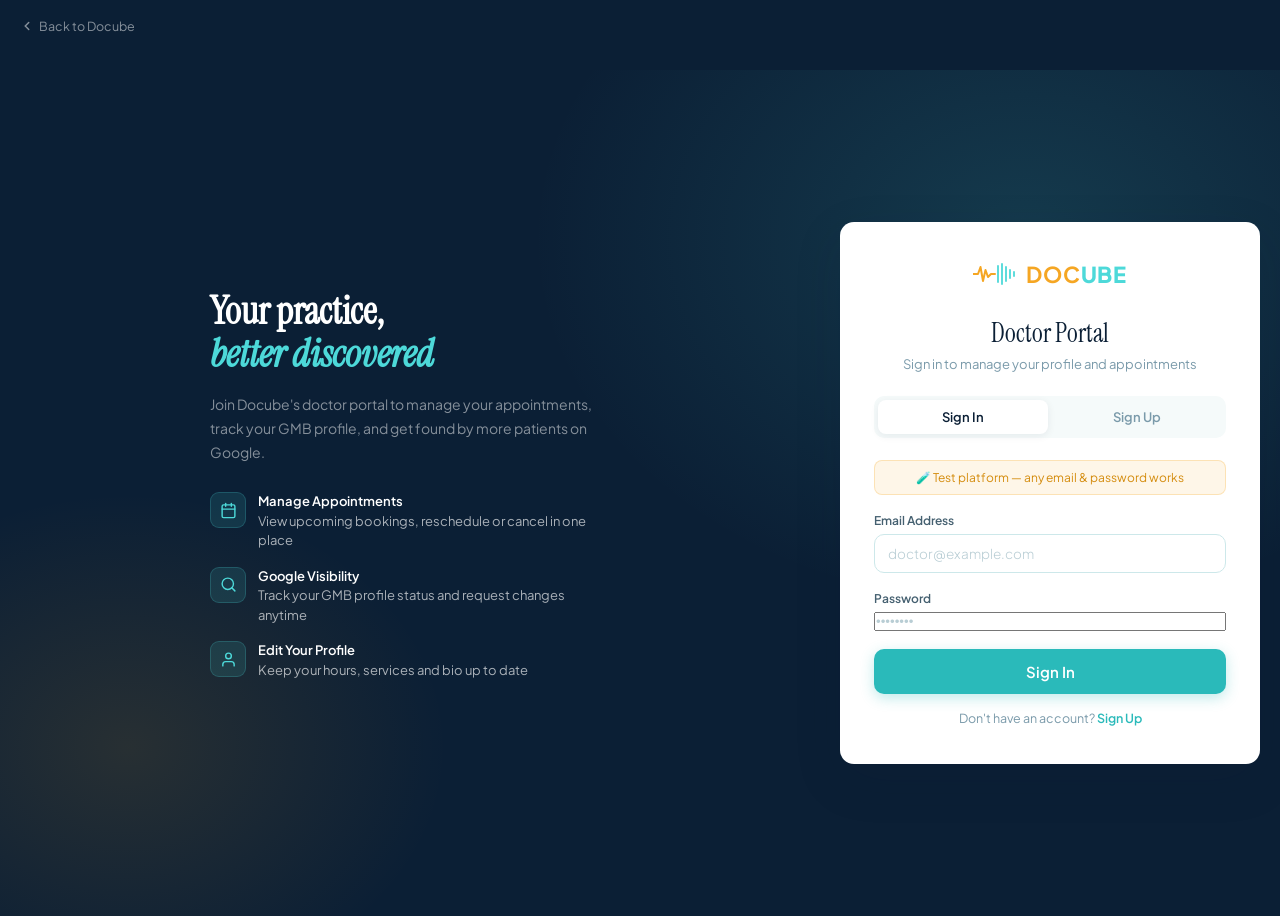
<file: auth.html>
<!DOCTYPE html>
<html lang="en">
<head>
<meta charset="UTF-8">
<meta name="viewport" content="width=device-width, initial-scale=1.0">
<title>Docube — Doctor Login</title>
<link href="https://fonts.googleapis.com/css2?family=Plus+Jakarta+Sans:wght@300;400;500;600;700;800&family=Instrument+Serif:ital@0;1&display=swap" rel="stylesheet">
<link rel="stylesheet" href="shared.css">
<style>
.auth-wrap{min-height:100vh;display:flex;background:var(--navy);position:relative;overflow:hidden}
.auth-wrap::before{content:'';position:absolute;inset:0;background:radial-gradient(ellipse 70% 80% at 80% 20%,rgba(77,217,217,.15) 0%,transparent 55%),radial-gradient(ellipse 50% 60% at 10% 80%,rgba(245,166,35,.12) 0%,transparent 50%)}
.auth-left{flex:1;display:none;align-items:center;justify-content:center;padding:60px;position:relative;z-index:1}
@media(min-width:860px){.auth-left{display:flex}}
.auth-left-inner{max-width:400px}
.auth-left h2{font-family:'Instrument Serif',serif;font-size:38px;color:#fff;line-height:1.15;margin-bottom:16px}
.auth-left h2 i{color:var(--teal);font-style:italic}
.auth-left p{font-size:14px;color:rgba(255,255,255,.5);line-height:1.7;margin-bottom:28px}
.auth-feature{display:flex;align-items:flex-start;gap:12px;margin-bottom:16px}
.auth-feature-icon{width:36px;height:36px;border-radius:9px;background:rgba(77,217,217,.12);border:1px solid rgba(77,217,217,.2);display:flex;align-items:center;justify-content:center;flex-shrink:0}
.auth-feature-icon svg{width:17px;height:17px;color:var(--teal)}
.auth-feature-text{font-size:13px;color:rgba(255,255,255,.65);line-height:1.5}
.auth-feature-text strong{color:#fff;font-weight:600}
.auth-right{display:flex;align-items:center;justify-content:center;padding:24px 20px;position:relative;z-index:1;width:100%}
@media(min-width:860px){.auth-right{width:460px;flex-shrink:0}}
.auth-box{background:#fff;border-radius:var(--r);padding:38px 34px;width:100%;max-width:420px;box-shadow:var(--shadow-lg)}
.auth-logo{display:flex;align-items:center;gap:9px;margin-bottom:28px;justify-content:center}
.auth-logo-text{font-size:22px;font-weight:800;letter-spacing:.04em;color:var(--teal)}
.auth-logo-text b{color:var(--orange)}
.auth-title{font-family:'Instrument Serif',serif;font-size:26px;color:var(--navy);text-align:center;margin-bottom:6px}
.auth-sub{font-size:13px;color:var(--text-muted);text-align:center;margin-bottom:24px}
.auth-tabs{display:flex;background:var(--cream);border-radius:10px;padding:4px;margin-bottom:22px;gap:4px}
.auth-tab{flex:1;padding:9px;text-align:center;border-radius:8px;cursor:pointer;font-size:13px;font-weight:600;color:var(--text-muted);transition:all .18s;border:none;background:transparent;font-family:inherit}
.auth-tab.on{background:#fff;color:var(--navy);box-shadow:var(--shadow-sm)}
.auth-test-note{background:rgba(245,166,35,.1);border:1px solid rgba(245,166,35,.25);border-radius:8px;padding:9px 13px;font-size:12px;color:var(--orange-dark);margin-bottom:18px;text-align:center}
.auth-divider{display:flex;align-items:center;gap:12px;margin:18px 0}
.auth-divider::before,.auth-divider::after{content:'';flex:1;height:1px;background:var(--border)}
.auth-divider span{font-size:12px;color:var(--text-muted);white-space:nowrap}
.auth-switch{font-size:12.5px;color:var(--text-muted);text-align:center;margin-top:16px}
.auth-switch a{color:var(--teal-dark);font-weight:600;text-decoration:none}
.auth-back{display:inline-flex;align-items:center;gap:5px;font-size:12.5px;color:rgba(255,255,255,.5);text-decoration:none;margin-bottom:20px;transition:color .16s;position:relative;z-index:1}
.auth-back:hover{color:var(--teal)}
@media(max-width:560px){.auth-box{padding:28px 22px}}
</style>
</head>
<body style="background:var(--navy)">

<div class="toast" id="toast">
  <svg width="16" height="16" viewBox="0 0 24 24" fill="none" stroke="currentColor" stroke-width="2.5" stroke-linecap="round"><polyline points="20 6 9 17 4 12"/></svg>
  <span id="toastMsg"></span>
</div>

<div style="padding:16px 20px;position:relative;z-index:10">
  <a class="auth-back" href="index.html">
    <svg width="14" height="14" viewBox="0 0 24 24" fill="none" stroke="currentColor" stroke-width="2.5" stroke-linecap="round"><polyline points="15 18 9 12 15 6"/></svg>
    Back to Docube
  </a>
</div>

<div class="auth-wrap" style="min-height:calc(100vh - 54px)">

  <!-- Left panel -->
  <div class="auth-left">
    <div class="auth-left-inner">
      <h2>Your practice,<br><i>better discovered</i></h2>
      <p>Join Docube's doctor portal to manage your appointments, track your GMB profile, and get found by more patients on Google.</p>
      <div class="auth-feature">
        <div class="auth-feature-icon"><svg viewBox="0 0 24 24" fill="none" stroke="currentColor" stroke-width="2" stroke-linecap="round"><rect x="3" y="4" width="18" height="18" rx="2"/><line x1="16" y1="2" x2="16" y2="6"/><line x1="8" y1="2" x2="8" y2="6"/><line x1="3" y1="10" x2="21" y2="10"/></svg></div>
        <div class="auth-feature-text"><strong>Manage Appointments</strong><br>View upcoming bookings, reschedule or cancel in one place</div>
      </div>
      <div class="auth-feature">
        <div class="auth-feature-icon"><svg viewBox="0 0 24 24" fill="none" stroke="currentColor" stroke-width="2" stroke-linecap="round"><circle cx="11" cy="11" r="8"/><line x1="21" y1="21" x2="16.65" y2="16.65"/></svg></div>
        <div class="auth-feature-text"><strong>Google Visibility</strong><br>Track your GMB profile status and request changes anytime</div>
      </div>
      <div class="auth-feature">
        <div class="auth-feature-icon"><svg viewBox="0 0 24 24" fill="none" stroke="currentColor" stroke-width="2" stroke-linecap="round"><path d="M20 21v-2a4 4 0 0 0-4-4H8a4 4 0 0 0-4 4v2"/><circle cx="12" cy="7" r="4"/></svg></div>
        <div class="auth-feature-text"><strong>Edit Your Profile</strong><br>Keep your hours, services and bio up to date</div>
      </div>
    </div>
  </div>

  <!-- Right panel -->
  <div class="auth-right">
    <div class="auth-box fadein">
      <div class="auth-logo">
        <svg viewBox="0 0 44 22" fill="none" width="44" height="22">
          <polyline points="0,11 5,11 7.5,4 10,18 12.5,7 15,14 18,11 22,11" stroke="#F5A623" stroke-width="2" stroke-linecap="round" stroke-linejoin="round"/>
          <line x1="25" y1="3" x2="25" y2="19" stroke="#4DD9D9" stroke-width="1.8" stroke-linecap="round"/>
          <line x1="29" y1="1" x2="29" y2="21" stroke="#4DD9D9" stroke-width="1.8" stroke-linecap="round"/>
          <line x1="33" y1="4" x2="33" y2="18" stroke="#4DD9D9" stroke-width="1.8" stroke-linecap="round"/>
          <line x1="37" y1="7" x2="37" y2="15" stroke="#4DD9D9" stroke-width="1.8" stroke-linecap="round"/>
          <line x1="41" y1="9" x2="41" y2="13" stroke="#4DD9D9" stroke-width="1.8" stroke-linecap="round"/>
        </svg>
        <span class="auth-logo-text"><b>DOC</b>UBE</span>
      </div>
      <div class="auth-title">Doctor Portal</div>
      <div class="auth-sub">Sign in to manage your profile and appointments</div>

      <div class="auth-tabs">
        <button class="auth-tab on" id="tabLogin" onclick="switchTab('login')">Sign In</button>
        <button class="auth-tab" id="tabSignup" onclick="switchTab('signup')">Sign Up</button>
      </div>

      <div class="auth-test-note">🧪 Test platform — any email & password works</div>

      <div class="fg one" id="authFields">
        <div class="f" id="nameField" style="display:none">
          <label class="lbl">Full Name</label>
          <input type="text" id="auth_name" placeholder="Dr. Priya Sharma">
        </div>
        <div class="f">
          <label class="lbl">Email Address</label>
          <input type="email" id="auth_email" placeholder="doctor@example.com">
          <span class="f-err" id="e_auth_email">Enter a valid email</span>
        </div>
        <div class="f">
          <label class="lbl">Password</label>
          <input type="password" id="auth_pass" placeholder="••••••••">
          <span class="f-err" id="e_auth_pass">Enter your password</span>
        </div>
      </div>

      <button class="btn btn-teal btn-lg" style="width:100%;justify-content:center;margin-top:18px" id="authBtn" onclick="handleAuth()">
        <span id="authBtnTxt">Sign In</span>
        <div class="spinner" id="authSpinner"></div>
      </button>

      <div class="auth-switch" id="authSwitchTxt">
        Don't have an account? <a href="#" onclick="switchTab('signup');return false">Sign Up</a>
      </div>
    </div>
  </div>
</div>

<script src="shared.js"></script>
<script>
let authMode = 'login';

function switchTab(mode) {
  authMode = mode;
  document.getElementById('tabLogin').classList.toggle('on', mode === 'login');
  document.getElementById('tabSignup').classList.toggle('on', mode === 'signup');
  document.getElementById('nameField').style.display = mode === 'signup' ? 'flex' : 'none';
  document.getElementById('authBtnTxt').textContent = mode === 'login' ? 'Sign In' : 'Create Account';
  document.getElementById('authSwitchTxt').innerHTML = mode === 'login'
    ? `Don't have an account? <a href="#" onclick="switchTab('signup');return false">Sign Up</a>`
    : `Already have an account? <a href="#" onclick="switchTab('login');return false">Sign In</a>`;
}

async function handleAuth() {
  const email = document.getElementById('auth_email').value.trim() || 'test@docube.in';
  const pass = document.getElementById('auth_pass').value || 'test123';
  const name = document.getElementById('auth_name').value.trim();
  let ok = true;
  if (!email) { document.getElementById('e_auth_email').classList.add('show'); ok = false; }
  else document.getElementById('e_auth_email').classList.remove('show');
  if (!pass) { document.getElementById('e_auth_pass').classList.add('show'); ok = false; }
  else document.getElementById('e_auth_pass').classList.remove('show');
  if (!ok) return;

  const btn = document.getElementById('authBtn');
  document.getElementById('authBtnTxt').textContent = 'Loading…';
  document.getElementById('authSpinner').style.display = 'block';
  btn.disabled = true;

  try {
    let doctor;
    if (authMode === 'signup') {
      // Check if profile exists with this email
      let existing = await sbGet('doctor_profiles', `email=eq.${encodeURIComponent(email)}&select=*`);
      if (existing.length) {
        doctor = existing[0];
      } else {
        // Create minimal profile — they can complete it via onboard.html
        const created = await sbPost('doctor_profiles', {
          full_name: name || email.split('@')[0],
          email,
          phone: '',
          speciality: '',
          qualifications: '',
          experience: '',
          clinic_name: '',
          docube_center: '',
          clinic_phone: '',
          gmb_status: 'pending'
        });
        doctor = Array.isArray(created) ? created[0] : created;
      }
    } else {
      // Login — find by email, fall back to first profile for test mode
      let found = await sbGet('doctor_profiles', `email=eq.${encodeURIComponent(email)}&select=*`);
      if (!found.length) found = await sbGet('doctor_profiles', 'select=*&limit=1');
      if (!found.length) throw new Error('No doctor profile found. Please sign up or complete GMB onboarding first.');
      doctor = found[0];
    }
    // Save session
    localStorage.setItem('docube_doctor', JSON.stringify(doctor));
    toast(`Welcome, ${doctor.full_name || 'Doctor'}!`);
    // Redirect
    const redirect = new URLSearchParams(location.search).get('redirect') || 'doctor-dash.html';
    setTimeout(() => { location.href = redirect; }, 800);
  } catch(e) {
    toast(e.message || 'Authentication failed. Try again.', 'error');
    document.getElementById('authBtnTxt').textContent = authMode === 'login' ? 'Sign In' : 'Create Account';
    document.getElementById('authSpinner').style.display = 'none';
    btn.disabled = false;
  }
}

// Redirect if already logged in
if (localStorage.getItem('docube_doctor')) {
  location.href = 'doctor-dash.html';
}

// Enter key support
document.addEventListener('keydown', e => { if (e.key === 'Enter') handleAuth(); });
</script>
</body>
</html>
</file>
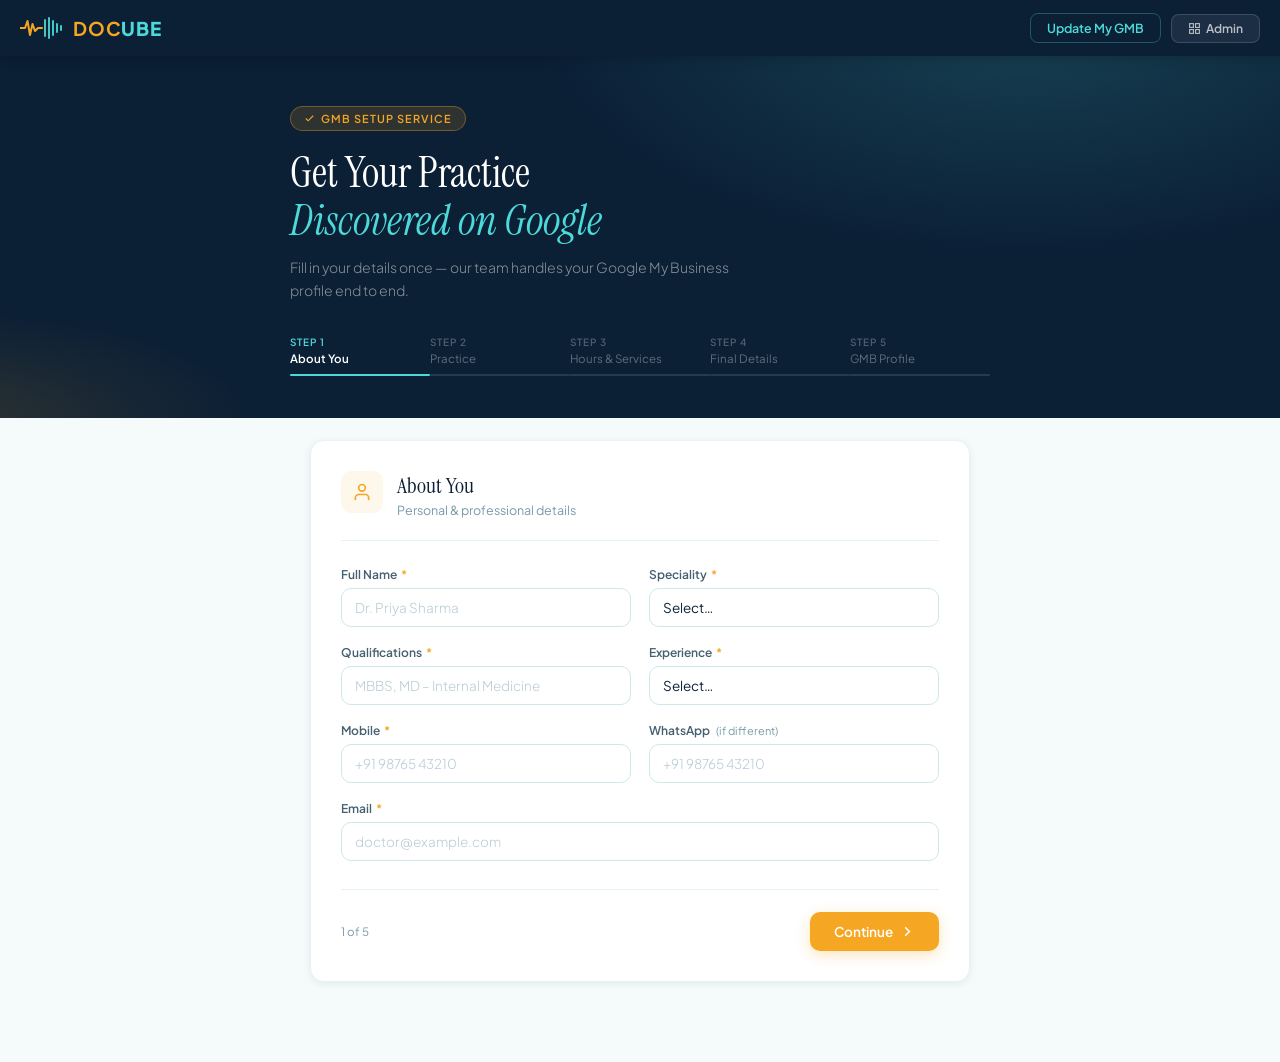
<file: booking.html>
<!DOCTYPE html>
<html lang="en">
<head>
<meta charset="UTF-8">
<meta name="viewport" content="width=device-width, initial-scale=1.0">
<title>Docube — Book a Consultation</title>
<link href="https://fonts.googleapis.com/css2?family=Plus+Jakarta+Sans:wght@300;400;500;600;700;800&family=Instrument+Serif:ital@0;1&display=swap" rel="stylesheet">
<link rel="stylesheet" href="shared.css">
<style>
.bk-hero{background:var(--navy);padding:40px 20px 36px;position:relative;overflow:hidden}
.bk-hero::before{content:'';position:absolute;inset:0;background:radial-gradient(ellipse 60% 100% at 100% 0%,rgba(245,166,35,.15) 0%,transparent 50%)}
.bk-hero-inner{position:relative;z-index:1;max-width:680px;margin:0 auto}
.bk-doc-row{display:flex;align-items:center;gap:13px;margin-bottom:18px;background:rgba(255,255,255,.06);border:1px solid rgba(255,255,255,.1);border-radius:var(--r-sm);padding:13px 16px}
.bk-avatar{width:44px;height:44px;border-radius:50%;background:linear-gradient(135deg,rgba(77,217,217,.4),rgba(77,217,217,.2));border:2px solid var(--orange);display:flex;align-items:center;justify-content:center;font-family:'Instrument Serif',serif;font-size:18px;color:var(--navy);flex-shrink:0}
.bk-doc-name{font-size:15px;font-weight:700;color:#fff}
.bk-doc-spec{font-size:12px;color:rgba(255,255,255,.5)}
.bk-hero h2{font-family:'Instrument Serif',serif;font-size:clamp(22px,4vw,32px);color:#fff;margin-bottom:7px}
.bk-hero p{font-size:13.5px;color:rgba(255,255,255,.5);font-weight:300}
.bk-body{max-width:680px;margin:0 auto;padding:0 20px 80px}
.bk-card{background:#fff;border:1px solid var(--border-light);border-radius:var(--r);padding:28px;margin-top:20px;box-shadow:var(--shadow-sm)}
.bk-sec-t{font-size:12px;font-weight:700;color:var(--text-mid);letter-spacing:.06em;text-transform:uppercase;margin-bottom:14px;padding-bottom:11px;border-bottom:1px solid var(--border-light);display:flex;align-items:center;justify-content:space-between}
.cal-nav{display:flex;align-items:center;justify-content:space-between;margin-bottom:14px}
.cal-nav-btn{background:var(--cream);border:1px solid var(--border);border-radius:6px;padding:5px 13px;cursor:pointer;font-family:inherit;font-size:13px;color:var(--text-mid);transition:all .15s}
.cal-nav-btn:hover{border-color:var(--teal-dark);color:var(--teal-dark)}
.cal-month{font-size:14px;font-weight:700;color:var(--text)}
.cal-head{display:grid;grid-template-columns:repeat(7,1fr);gap:4px;margin-bottom:4px}
.cal-head .dh{font-size:10px;font-weight:700;color:var(--text-muted);text-align:center;padding:3px 0;letter-spacing:.04em}
.cal-grid{display:grid;grid-template-columns:repeat(7,1fr);gap:4px}
.date-btn{padding:8px 3px;text-align:center;border-radius:8px;cursor:pointer;font-family:inherit;font-size:12.5px;font-weight:500;border:1.5px solid transparent;background:var(--cream);color:var(--text);transition:all .14s;width:100%}
.date-btn:hover:not([disabled]){border-color:var(--teal-dark);background:var(--teal-pale)}
.date-btn.selected{background:var(--orange);color:#fff;border-color:var(--orange);font-weight:700}
.date-btn.today{border-color:var(--teal);color:var(--teal-dark);font-weight:700}
.date-btn[disabled]{opacity:.3;cursor:not-allowed}
.date-btn.empty{background:transparent;border:none;cursor:default}
.slot-grid{display:grid;grid-template-columns:repeat(auto-fill,minmax(90px,1fr));gap:7px;margin-top:12px}
.slot-btn{padding:9px 5px;text-align:center;border:1.5px solid var(--border);border-radius:8px;cursor:pointer;font-family:inherit;font-size:12px;font-weight:500;background:#fff;color:var(--text);transition:all .14s;line-height:1.3}
.slot-btn:hover:not(.unavail){border-color:var(--teal-dark);background:var(--teal-pale)}
.slot-btn.selected{background:var(--teal-dark);color:#fff;border-color:var(--teal-dark);font-weight:700}
.slot-btn.unavail{opacity:.32;cursor:not-allowed;text-decoration:line-through;background:var(--cream)}
.bk-summary{display:flex;flex-wrap:wrap;gap:9px;background:var(--teal-pale);border:1px solid var(--border);border-radius:var(--r-sm);padding:12px 15px;margin-bottom:20px}
.bk-sum-item{display:flex;align-items:center;gap:5px;font-size:12px;color:var(--text-mid)}
.bk-sum-item svg{width:13px;height:13px;color:var(--teal-dark)}
.bk-sum-item span{font-weight:600;color:var(--text)}
.slot-hint{font-size:12.5px;color:var(--text-muted);padding:20px 0;text-align:center}
.fee-note{display:inline-flex;align-items:center;gap:5px;background:var(--orange-pale);border:1px solid rgba(245,166,35,.25);border-radius:6px;padding:4px 10px;font-size:12px;color:var(--orange-dark);font-weight:600}
@media(max-width:560px){.bk-card{padding:20px 16px}}
</style>
</head>
<body>

<div class="toast" id="toast">
  <svg width="16" height="16" viewBox="0 0 24 24" fill="none" stroke="currentColor" stroke-width="2.5" stroke-linecap="round"><polyline points="20 6 9 17 4 12"/></svg>
  <span id="toastMsg"></span>
</div>

<nav class="topnav">
  <a class="nav-logo" href="index.html">
    <svg viewBox="0 0 44 22" fill="none">
      <polyline points="0,11 5,11 7.5,4 10,18 12.5,7 15,14 18,11 22,11" stroke="#F5A623" stroke-width="2" stroke-linecap="round" stroke-linejoin="round"/>
      <line x1="25" y1="3" x2="25" y2="19" stroke="#4DD9D9" stroke-width="1.8" stroke-linecap="round"/>
      <line x1="29" y1="1" x2="29" y2="21" stroke="#4DD9D9" stroke-width="1.8" stroke-linecap="round"/>
      <line x1="33" y1="4" x2="33" y2="18" stroke="#4DD9D9" stroke-width="1.8" stroke-linecap="round"/>
      <line x1="37" y1="7" x2="37" y2="15" stroke="#4DD9D9" stroke-width="1.8" stroke-linecap="round"/>
      <line x1="41" y1="9" x2="41" y2="13" stroke="#4DD9D9" stroke-width="1.8" stroke-linecap="round"/>
    </svg>
    <span class="nav-logo-text"><b>DOC</b>UBE</span>
  </a>
  <div class="nav-spacer"></div>
  <a class="nav-btn nav-btn-ghost" href="index.html">Our Doctors</a>
  <a class="nav-btn nav-btn-ghost" href="patient-history.html">My Bookings</a>
</nav>

<!-- Hero — populated by JS -->
<div class="bk-hero">
  <div class="bk-hero-inner">
    <div class="bk-doc-row">
      <div class="bk-avatar" id="bkAvatar">D</div>
      <div>
        <div class="bk-doc-name" id="bkDocName">Loading…</div>
        <div class="bk-doc-spec" id="bkDocSpec"></div>
      </div>
    </div>
    <h2>Book Your Consultation</h2>
    <p>Select a date and time — booking is instant</p>
  </div>
</div>

<div class="bk-body fadein">

  <!-- Calendar -->
  <div class="bk-card">
    <div class="cal-nav">
      <button class="cal-nav-btn" onclick="changeMonth(-1)">← Prev</button>
      <div class="cal-month" id="calMonth"></div>
      <button class="cal-nav-btn" onclick="changeMonth(1)">Next →</button>
    </div>
    <div class="cal-head" id="calHead"></div>
    <div class="cal-grid" id="calGrid"></div>
  </div>

  <!-- Time slots -->
  <div class="bk-card" id="slotCard" style="display:none">
    <div class="bk-sec-t">
      <span>Select Time</span>
      <span id="slotDateLbl" style="font-size:13px;color:var(--text);text-transform:none;letter-spacing:0;font-weight:600"></span>
    </div>
    <p class="slot-hint" id="slotLoading" style="display:none">Checking availability…</p>
    <div class="slot-grid" id="slotGrid"></div>
  </div>

  <!-- Patient details -->
  <div class="bk-card" id="patientCard" style="display:none">
    <div class="bk-sec-t">Your Details</div>
    <div class="bk-summary" id="bkSummary"></div>
    <div class="fg">
      <div class="f">
        <label class="lbl">Full Name <span class="req">*</span></label>
        <input type="text" id="bk_name" placeholder="Your full name">
        <span class="f-err" id="be_name">Enter your name</span>
      </div>
      <div class="f">
        <label class="lbl">Mobile <span class="req">*</span></label>
        <input type="tel" id="bk_phone" placeholder="+91 98765 43210">
        <span class="f-hint">We'll use this for booking history</span>
        <span class="f-err" id="be_phone">Enter valid number</span>
      </div>
      <div class="f">
        <label class="lbl">Email <span class="opt">(optional)</span></label>
        <input type="email" id="bk_email" placeholder="you@example.com">
      </div>
      <div class="f">
        <label class="lbl">Age <span class="opt">(optional)</span></label>
        <input type="text" id="bk_age" placeholder="e.g. 34">
      </div>
      <div class="f span2">
        <label class="lbl">Gender</label>
        <div class="pills" id="genderPills" style="margin-top:4px">
          <label class="pill on" onclick="pickPill(this,'genderPills')"><input type="radio" name="gender" value="Male" checked>Male</label>
          <label class="pill" onclick="pickPill(this,'genderPills')"><input type="radio" name="gender" value="Female">Female</label>
          <label class="pill" onclick="pickPill(this,'genderPills')"><input type="radio" name="gender" value="Other">Other</label>
        </div>
      </div>
      <div class="f span2">
        <label class="lbl">Reason for Visit <span class="opt">(optional)</span></label>
        <textarea id="bk_reason" rows="2" placeholder="Briefly describe your concern…"></textarea>
      </div>
    </div>
    <div class="form-nav">
      <span></span>
      <button class="btn btn-teal btn-lg" id="bkSubmitBtn" onclick="submitBooking()">
        <span id="bkSubmitTxt">Confirm Booking</span>
        <div class="spinner" id="bkSpinner"></div>
        <svg id="bkSubmitIcon" viewBox="0 0 24 24" fill="none" stroke="currentColor" stroke-width="2.5" stroke-linecap="round" width="15" height="15"><polyline points="20 6 9 17 4 12"/></svg>
      </button>
    </div>
  </div>

  <!-- Success -->
  <div class="success-card" id="bkSuccess">
    <div class="success-ring">
      <svg viewBox="0 0 24 24" fill="none" stroke="currentColor" stroke-width="2.5" stroke-linecap="round"><polyline points="20 6 9 17 4 12"/></svg>
    </div>
    <div class="success-h">Booking Confirmed!</div>
    <p class="success-p" id="bkSuccessMsg"></p>
    <a class="success-cta" href="patient-history.html">View My Bookings →</a>
  </div>

</div>

<script src="shared.js"></script>
<script>
const DAY_NAMES = ['Sunday','Monday','Tuesday','Wednesday','Thursday','Friday','Saturday'];
let doc = null, selectedDate = null, selectedTime = null, calYear, calMonth;

async function init() {
  const params = new URLSearchParams(location.search);
  const id = params.get('doctor');
  const selectedCenter = decodeURIComponent(params.get('center') || '');
  if (!id) { location.href = 'index.html'; return; }
  try {
    const docs = await sbGet('doctor_profiles', `select=*&id=eq.${id}`);
    if (!docs.length) { location.href = 'index.html'; return; }
    doc = docs[0];
    // Use selected center or fall back to first
    const centers = doc.docube_centers?.length ? doc.docube_centers : [doc.docube_center].filter(Boolean);
    doc._selectedCenter = selectedCenter || centers[0] || '';
    document.title = `Book — ${doc.full_name}`;
    document.getElementById('bkAvatar').textContent = initials(doc.full_name);
    document.getElementById('bkDocName').textContent = doc.full_name;
    document.getElementById('bkDocSpec').textContent = `${doc.speciality} · ${doc._selectedCenter.replace('Docube Healthcare – ', 'Docube ')}`;
    const now = new Date(); calYear = now.getFullYear(); calMonth = now.getMonth();
    buildCalendar();
  } catch(e) {
    toast('Could not load doctor details.', 'error');
  }
}

function changeMonth(dir) {
  calMonth += dir;
  if (calMonth > 11) { calMonth = 0; calYear++; }
  if (calMonth < 0) { calMonth = 11; calYear--; }
  buildCalendar();
}

function buildCalendar() {
  const dn = ['Sun','Mon','Tue','Wed','Thu','Fri','Sat'];
  document.getElementById('calHead').innerHTML = dn.map(d => `<div class="dh">${d}</div>`).join('');
  document.getElementById('calMonth').textContent = new Date(calYear, calMonth, 1).toLocaleDateString('en-IN', { month: 'long', year: 'numeric' });
  const today = new Date(); today.setHours(0,0,0,0);
  const firstDay = new Date(calYear, calMonth, 1).getDay();
  const dim = new Date(calYear, calMonth + 1, 0).getDate();
  const hours = doc?.consultation_hours || [];
  const closedSet = new Set(hours.filter(h => h.closed).map(h => h.day));
  let html = '';
  for (let i = 0; i < firstDay; i++) html += `<button class="date-btn empty" disabled></button>`;
  for (let d = 1; d <= dim; d++) {
    const date = new Date(calYear, calMonth, d);
    const dayName = DAY_NAMES[date.getDay()];
    const isPast = date < today;
    const isClosed = closedSet.has(dayName);
    const isToday = date.toDateString() === today.toDateString();
    const ds = `${calYear}-${String(calMonth+1).padStart(2,'0')}-${String(d).padStart(2,'0')}`;
    const cls = (isPast || isClosed) ? 'disabled' : (selectedDate === ds ? 'selected' : (isToday ? 'today' : ''));
    html += `<button class="date-btn ${cls}" onclick="selectDate('${ds}','${dayName}',this)" ${(isPast || isClosed) ? 'disabled' : ''}>${d}</button>`;
  }
  document.getElementById('calGrid').innerHTML = html;
}

async function selectDate(ds, dayName, btn) {
  document.querySelectorAll('.date-btn').forEach(b => b.classList.remove('selected'));
  btn.classList.add('selected');
  selectedDate = ds; selectedTime = null;
  const hours = doc?.consultation_hours || [];
  const dh = hours.find(h => h.day === dayName);
  const slotCard = document.getElementById('slotCard');
  document.getElementById('slotDateLbl').textContent = new Date(ds + 'T00:00:00').toLocaleDateString('en-IN', { weekday: 'long', day: 'numeric', month: 'long' });
  slotCard.style.display = 'block';
  document.getElementById('patientCard').style.display = 'none';
  document.getElementById('slotLoading').style.display = 'block';
  document.getElementById('slotGrid').innerHTML = '';
  let bookedTimes = [];
  try {
    const ex = await sbGet('bookings', `select=preferred_time&doctor_id=eq.${doc.id}&preferred_date=eq.${ds}&status=neq.cancelled`);
    bookedTimes = ex.map(b => b.preferred_time);
  } catch(e) {}
  document.getElementById('slotLoading').style.display = 'none';
  const slots = genSlots(dh?.open || '09:00', dh?.close || '17:00');
  if (!slots.length) {
    document.getElementById('slotGrid').innerHTML = '<p class="slot-hint">No slots available for this day.</p>';
    slotCard.scrollIntoView({ behavior: 'smooth', block: 'nearest' });
    return;
  }
  document.getElementById('slotGrid').innerHTML = slots.map(t => {
    const bk = bookedTimes.includes(t);
    return `<button class="slot-btn${bk ? ' unavail' : ''}" ${bk ? 'disabled' : `onclick="selectTime('${t}',this)"`}>
      ${formatTime(t)}${bk ? '<br><span style="font-size:9px;opacity:.7">Booked</span>' : ''}
    </button>`;
  }).join('');
  slotCard.scrollIntoView({ behavior: 'smooth', block: 'nearest' });
}

function genSlots(open, close) {
  const s = []; let [oh, om] = open.split(':').map(Number);
  const [ch, cm] = close.split(':').map(Number);
  const cMin = ch * 60 + cm;
  while (oh * 60 + om < cMin) {
    s.push(`${String(oh).padStart(2,'0')}:${String(om).padStart(2,'0')}`);
    om += 30; if (om >= 60) { oh++; om -= 60; }
  }
  return s;
}

function selectTime(time, btn) {
  document.querySelectorAll('.slot-btn').forEach(b => b.classList.remove('selected'));
  btn.classList.add('selected'); selectedTime = time;
  const d = new Date(selectedDate + 'T00:00:00');
  document.getElementById('bkSummary').innerHTML = `
    <div class="bk-sum-item"><svg viewBox="0 0 24 24" fill="none" stroke="currentColor" stroke-width="2" stroke-linecap="round"><path d="M20 21v-2a4 4 0 0 0-4-4H8a4 4 0 0 0-4 4v2"/><circle cx="12" cy="7" r="4"/></svg><span>${doc.full_name}</span></div>
    <div class="bk-sum-item"><svg viewBox="0 0 24 24" fill="none" stroke="currentColor" stroke-width="2" stroke-linecap="round"><rect x="3" y="4" width="18" height="18" rx="2"/><line x1="16" y1="2" x2="16" y2="6"/><line x1="8" y1="2" x2="8" y2="6"/><line x1="3" y1="10" x2="21" y2="10"/></svg><span>${d.toLocaleDateString('en-IN', { day:'numeric', month:'short', year:'numeric' })}</span></div>
    <div class="bk-sum-item"><svg viewBox="0 0 24 24" fill="none" stroke="currentColor" stroke-width="2" stroke-linecap="round"><circle cx="12" cy="12" r="10"/><polyline points="12 6 12 12 16 14"/></svg><span>${formatTime(selectedTime)}</span></div>
    ${doc.fee_range ? `<div class="bk-sum-item"><span class="fee-note">${doc.fee_range}</span></div>` : ''}
    <div class="bk-sum-item"><svg viewBox="0 0 24 24" fill="none" stroke="currentColor" stroke-width="2" stroke-linecap="round"><path d="M21 10c0 7-9 13-9 13s-9-6-9-13a9 9 0 0 1 18 0z"/><circle cx="12" cy="10" r="3"/></svg><span>${doc._selectedCenter.replace('Docube Healthcare – ','')}</span></div>`;
  document.getElementById('patientCard').style.display = 'block';
  document.getElementById('patientCard').scrollIntoView({ behavior: 'smooth', block: 'nearest' });
}

function pickPill(el, groupId) {
  document.querySelectorAll(`#${groupId} .pill`).forEach(p => p.classList.remove('on'));
  el.classList.add('on');
}

function vF(id, errId, fn) {
  const el = document.getElementById(id);
  const ok = fn(el ? el.value : '');
  if (el) el.classList.toggle('err', !ok);
  document.getElementById(errId)?.classList.toggle('show', !ok);
  return ok;
}

async function submitBooking() {
  if (!selectedDate || !selectedTime) { toast('Please select a date and time.', 'error'); return; }
  let ok = true;
  ok &= vF('bk_name', 'be_name', v => v.trim().length > 1);
  ok &= vF('bk_phone', 'be_phone', v => /^[+0-9\s\-]{7,}$/.test(v));
  if (!ok) return;
  const btn = document.getElementById('bkSubmitBtn');
  document.getElementById('bkSubmitTxt').textContent = 'Checking…';
  document.getElementById('bkSpinner').style.display = 'block';
  document.getElementById('bkSubmitIcon').style.display = 'none';
  btn.disabled = true;
  try {
    // Double-booking check
    const ex = await sbGet('bookings', `select=id&doctor_id=eq.${doc.id}&preferred_date=eq.${selectedDate}&preferred_time=eq.${selectedTime}&status=neq.cancelled`);
    if (ex.length > 0) {
      toast('This slot was just booked. Please pick another time.', 'error');
      document.getElementById('bkSubmitTxt').textContent = 'Confirm Booking';
      document.getElementById('bkSpinner').style.display = 'none';
      document.getElementById('bkSubmitIcon').style.display = 'block';
      btn.disabled = false;
      // Refresh slots
      selectDate(selectedDate, DAY_NAMES[new Date(selectedDate + 'T00:00:00').getDay()], document.querySelector('.date-btn.selected'));
      return;
    }
    const data = {
      doctor_id: doc.id,
      doctor_name: doc.full_name,
      docube_center: doc._selectedCenter || doc.docube_center,
      patient_name: document.getElementById('bk_name').value.trim(),
      patient_phone: document.getElementById('bk_phone').value.trim(),
      patient_email: document.getElementById('bk_email').value.trim(),
      patient_age: document.getElementById('bk_age').value.trim(),
      patient_gender: document.querySelector('input[name="gender"]:checked')?.value,
      preferred_date: selectedDate,
      preferred_time: selectedTime,
      reason: document.getElementById('bk_reason').value.trim(),
      status: 'confirmed'
    };
    await sbPost('bookings', data);
    const d = new Date(selectedDate + 'T00:00:00');
    document.getElementById('bkSuccessMsg').innerHTML = `Your consultation with <strong>${doc.full_name}</strong> on <strong>${d.toLocaleDateString('en-IN', { day:'numeric', month:'long' })} at ${formatTime(selectedTime)}</strong> is confirmed. See you at <strong>${doc._selectedCenter.replace('Docube Healthcare – ','Docube ')}</strong>!`;
    document.getElementById('bkSuccess').classList.add('show');
    document.getElementById('bkSuccess').scrollIntoView({ behavior: 'smooth' });
    document.getElementById('slotCard').style.display = 'none';
    document.getElementById('patientCard').style.display = 'none';
  } catch(e) {
    toast('Booking failed. Please try again.', 'error');
    document.getElementById('bkSubmitTxt').textContent = 'Confirm Booking';
    document.getElementById('bkSpinner').style.display = 'none';
    document.getElementById('bkSubmitIcon').style.display = 'block';
    btn.disabled = false;
  }
}

init();
</script>
</body>
</html>
</file>
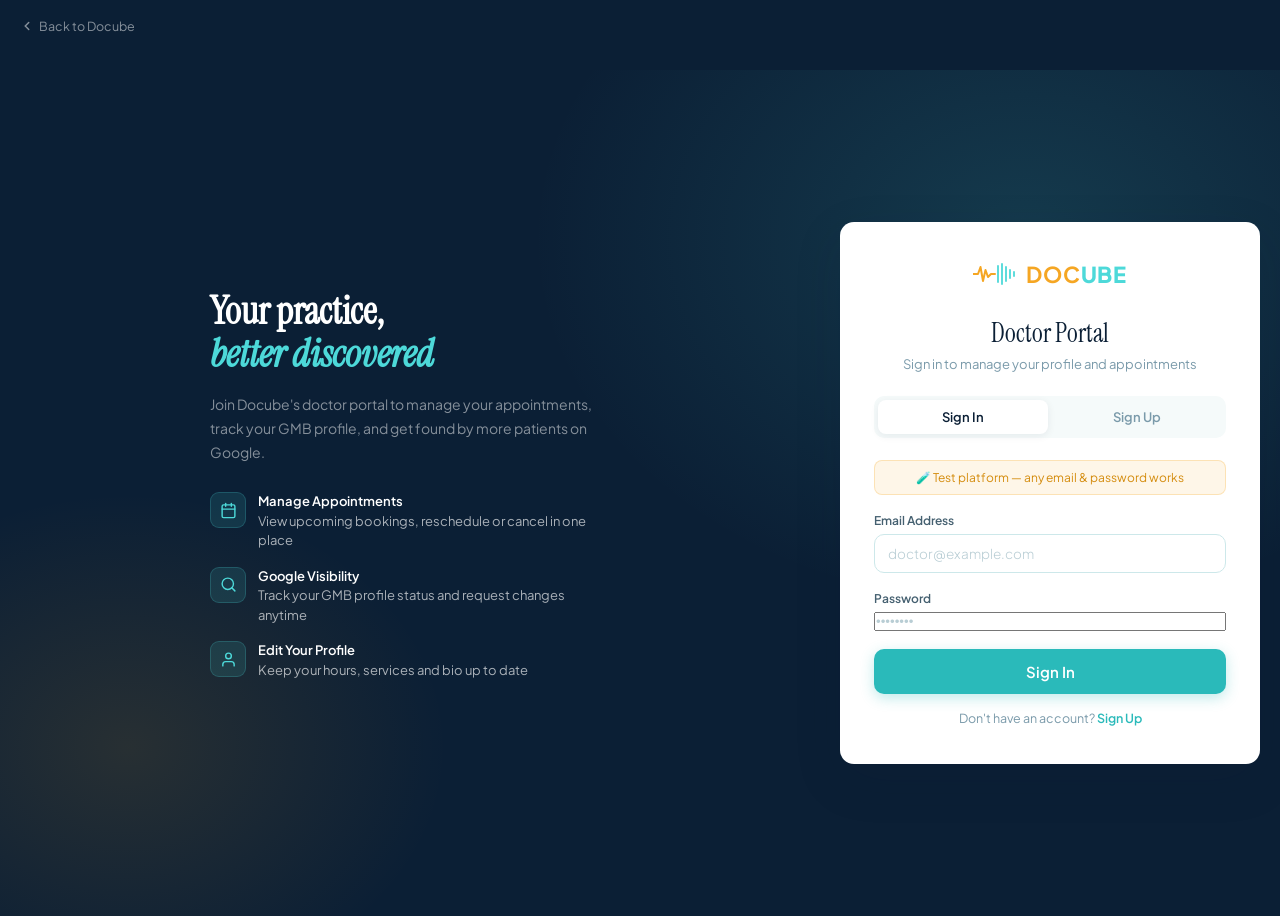
<file: doctor-dash.html>
<!DOCTYPE html>
<html lang="en">
<head>
<meta charset="UTF-8">
<meta name="viewport" content="width=device-width, initial-scale=1.0">
<title>Docube — Doctor Dashboard</title>
<link href="https://fonts.googleapis.com/css2?family=Plus+Jakarta+Sans:wght@300;400;500;600;700;800&family=Instrument+Serif:ital@0;1&display=swap" rel="stylesheet">
<link rel="stylesheet" href="shared.css">
<style>
/* Layout */
.dash-layout{display:grid;grid-template-columns:230px 1fr;min-height:calc(100vh - 56px)}
@media(max-width:720px){.dash-layout{grid-template-columns:1fr}}
.dash-sidebar{background:var(--navy);padding:24px 0;border-right:1px solid rgba(255,255,255,.08)}
@media(max-width:720px){.dash-sidebar{display:none}}
.sidebar-doc{padding:0 20px 20px;border-bottom:1px solid rgba(255,255,255,.08);margin-bottom:12px}
.sidebar-avatar{width:48px;height:48px;border-radius:50%;background:linear-gradient(135deg,rgba(77,217,217,.4),rgba(77,217,217,.2));border:2px solid var(--orange);display:flex;align-items:center;justify-content:center;font-family:'Instrument Serif',serif;font-size:20px;color:var(--navy);margin-bottom:10px}
.sidebar-name{font-size:13.5px;font-weight:700;color:#fff;margin-bottom:2px}
.sidebar-spec{font-size:11.5px;color:rgba(255,255,255,.45)}
.sidebar-gmb{display:inline-flex;align-items:center;gap:4px;margin-top:8px;padding:3px 9px;border-radius:20px;font-size:10.5px;font-weight:700;letter-spacing:.04em;text-transform:uppercase}
.sidebar-section-title{font-size:10px;font-weight:700;letter-spacing:.1em;text-transform:uppercase;color:rgba(255,255,255,.3);padding:0 20px;margin:12px 0 6px}
.nav-item{display:flex;align-items:center;gap:10px;padding:10px 20px;font-size:13px;font-weight:500;color:rgba(255,255,255,.55);cursor:pointer;transition:all .16s;border-left:3px solid transparent;text-decoration:none}
.nav-item:hover{color:#fff;background:rgba(255,255,255,.05)}
.nav-item.on{color:#fff;background:rgba(77,217,217,.1);border-left-color:var(--teal)}
.nav-item svg{width:15px;height:15px;flex-shrink:0}
.nav-item-badge{margin-left:auto;background:var(--orange);color:#fff;font-size:10px;font-weight:700;padding:1px 6px;border-radius:10px;min-width:18px;text-align:center}

/* Main */
.dash-main{padding:28px;overflow-x:hidden}
@media(max-width:560px){.dash-main{padding:18px 16px}}
.dash-section{display:none}
.dash-section.on{display:block}

/* Header */
.dash-header{margin-bottom:22px}
.dash-header h1{font-family:'Instrument Serif',serif;font-size:26px;color:var(--navy);margin-bottom:3px}
.dash-header p{font-size:13px;color:var(--text-muted)}

/* Stats */
.stat-row{display:grid;grid-template-columns:repeat(auto-fill,minmax(150px,1fr));gap:12px;margin-bottom:24px}
.stat-card{background:#fff;border:1px solid var(--border-light);border-radius:var(--r);padding:16px 18px;box-shadow:var(--shadow-sm)}
.stat-val{font-size:26px;font-weight:800;color:var(--navy);margin-bottom:2px}
.stat-lbl{font-size:11.5px;color:var(--text-muted)}
.stat-card.teal .stat-val{color:var(--teal-dark)}
.stat-card.orange .stat-val{color:var(--orange)}

/* Appointments */
.appt-filters{display:flex;gap:8px;flex-wrap:wrap;margin-bottom:16px}
.appt-filters select,.appt-filters input{padding:7px 11px;border:1.5px solid var(--border);border-radius:var(--r-sm);font-family:inherit;font-size:12.5px;color:var(--text);background:#fff;outline:none}
.appt-filters select:focus,.appt-filters input:focus{border-color:var(--teal-dark)}
.appt-card{background:#fff;border:1px solid var(--border-light);border-radius:var(--r);padding:16px 20px;margin-bottom:10px;box-shadow:var(--shadow-sm);display:flex;align-items:center;gap:16px;flex-wrap:wrap}
.appt-info{flex:1;min-width:160px}
.appt-patient{font-size:14.5px;font-weight:700;color:var(--navy)}
.appt-detail{font-size:12px;color:var(--text-muted);margin-top:3px;display:flex;flex-wrap:wrap;gap:8px}
.appt-detail span{display:flex;align-items:center;gap:4px}
.appt-detail svg{width:12px;height:12px;color:var(--teal-dark)}
.appt-actions{display:flex;gap:7px;flex-wrap:wrap}
.appt-actions .btn{padding:7px 14px;font-size:12.5px}
.badge-rescheduled{background:rgba(77,217,217,.15);color:var(--teal-dark);border:1px solid rgba(77,217,217,.3)}

/* GMB Status tracker */
.gmb-tracker{background:#fff;border:1px solid var(--border-light);border-radius:var(--r);padding:24px;box-shadow:var(--shadow-sm);margin-bottom:22px}
.gmb-tracker-title{font-size:13px;font-weight:700;color:var(--text-mid);letter-spacing:.06em;text-transform:uppercase;margin-bottom:18px}
.gmb-pipeline{display:flex;gap:0;position:relative}
.gmb-pipeline::before{content:'';position:absolute;top:18px;left:18px;right:18px;height:2px;background:var(--border-light);z-index:0}
.gmb-stage{flex:1;display:flex;flex-direction:column;align-items:center;position:relative;z-index:1}
.gmb-dot{width:36px;height:36px;border-radius:50%;border:2.5px solid var(--border);background:#fff;display:flex;align-items:center;justify-content:center;margin-bottom:8px;transition:all .3s}
.gmb-dot svg{width:16px;height:16px;color:var(--text-muted)}
.gmb-stage.done .gmb-dot{background:var(--teal-dark);border-color:var(--teal-dark)}
.gmb-stage.done .gmb-dot svg{color:#fff}
.gmb-stage.active .gmb-dot{background:var(--orange);border-color:var(--orange);box-shadow:0 0 0 4px rgba(245,166,35,.2)}
.gmb-stage.active .gmb-dot svg{color:#fff}
.gmb-stage-label{font-size:11px;font-weight:600;color:var(--text-muted);text-align:center;max-width:70px}
.gmb-stage.done .gmb-stage-label,.gmb-stage.active .gmb-stage-label{color:var(--navy)}
.gmb-pipeline-line{position:absolute;top:18px;left:18px;height:2px;background:var(--teal-dark);z-index:0;transition:width .5s}

/* Tickets */
.ticket-card{background:#fff;border:1px solid var(--border-light);border-radius:var(--r);padding:16px 20px;margin-bottom:10px;box-shadow:var(--shadow-sm)}
.ticket-type{font-size:14px;font-weight:700;color:var(--navy);margin-bottom:4px}
.ticket-desc{font-size:13px;color:var(--text-mid);line-height:1.55;margin-bottom:8px}
.ticket-meta{font-size:11.5px;color:var(--text-muted);display:flex;gap:12px;flex-wrap:wrap}
.badge-open{background:rgba(245,166,35,.12);color:var(--orange-dark);border:1px solid rgba(245,166,35,.25)}
.badge-resolved{background:rgba(34,201,160,.12);color:#1a9f7e;border:1px solid rgba(34,201,160,.25)}

/* Edit profile */
.edit-card{background:#fff;border:1px solid var(--border-light);border-radius:var(--r);padding:26px;box-shadow:var(--shadow-sm)}
.edit-section-title{font-size:12px;font-weight:700;color:var(--text-mid);letter-spacing:.06em;text-transform:uppercase;margin:22px 0 14px;padding-top:20px;border-top:1px solid var(--border-light)}
.edit-section-title:first-child{margin-top:0;padding-top:0;border-top:none}

/* Modal */
.modal-overlay{position:fixed;inset:0;background:rgba(11,31,53,.55);z-index:500;display:none;align-items:center;justify-content:center;padding:20px}
.modal-overlay.show{display:flex}
.modal{background:#fff;border-radius:var(--r);padding:28px;max-width:480px;width:100%;box-shadow:var(--shadow-lg);max-height:90vh;overflow-y:auto;position:relative}
.modal-title{font-family:'Instrument Serif',serif;font-size:22px;color:var(--navy);margin-bottom:4px}
.modal-sub{font-size:13px;color:var(--text-muted);margin-bottom:20px}
.modal-close{position:absolute;top:16px;right:16px;background:var(--cream);border:1px solid var(--border);border-radius:6px;padding:4px 10px;cursor:pointer;font-size:15px;color:var(--text-muted);font-family:inherit}
.cal-nav{display:flex;align-items:center;justify-content:space-between;margin-bottom:12px}
.cal-nav-btn{background:var(--cream);border:1px solid var(--border);border-radius:6px;padding:4px 12px;cursor:pointer;font-family:inherit;font-size:12.5px;color:var(--text-mid);transition:all .15s}
.cal-nav-btn:hover{border-color:var(--teal-dark);color:var(--teal-dark)}
.cal-month{font-size:13.5px;font-weight:700;color:var(--text)}
.cal-head{display:grid;grid-template-columns:repeat(7,1fr);gap:3px;margin-bottom:3px}
.cal-head .dh{font-size:9.5px;font-weight:700;color:var(--text-muted);text-align:center;padding:2px 0}
.cal-grid{display:grid;grid-template-columns:repeat(7,1fr);gap:3px}
.date-btn{padding:7px 2px;text-align:center;border-radius:7px;cursor:pointer;font-family:inherit;font-size:12px;font-weight:500;border:1.5px solid transparent;background:var(--cream);color:var(--text);transition:all .13s;width:100%}
.date-btn:hover:not([disabled]){border-color:var(--teal-dark);background:var(--teal-pale)}
.date-btn.selected{background:var(--orange);color:#fff;border-color:var(--orange);font-weight:700}
.date-btn.today{border-color:var(--teal);color:var(--teal-dark);font-weight:700}
.date-btn[disabled]{opacity:.3;cursor:not-allowed}
.date-btn.empty{background:transparent;border:none;cursor:default}
.slot-grid{display:grid;grid-template-columns:repeat(auto-fill,minmax(82px,1fr));gap:6px;margin-top:10px}
.slot-btn{padding:8px 4px;text-align:center;border:1.5px solid var(--border);border-radius:7px;cursor:pointer;font-family:inherit;font-size:11.5px;font-weight:500;background:#fff;color:var(--text);transition:all .13s}
.slot-btn:hover:not(.unavail){border-color:var(--teal-dark);background:var(--teal-pale)}
.slot-btn.selected{background:var(--teal-dark);color:#fff;border-color:var(--teal-dark);font-weight:700}
.slot-btn.unavail{opacity:.3;cursor:not-allowed;text-decoration:line-through}

/* Mobile nav */
.mobile-nav{display:none;background:#fff;border-top:1px solid var(--border-light);position:fixed;bottom:0;left:0;right:0;z-index:100;padding:8px 0 env(safe-area-inset-bottom)}
@media(max-width:720px){.mobile-nav{display:flex}}
.mobile-nav-item{flex:1;display:flex;flex-direction:column;align-items:center;gap:3px;padding:6px 4px;cursor:pointer;color:var(--text-muted);font-size:10px;font-weight:600;border:none;background:transparent;font-family:inherit;transition:color .15s}
.mobile-nav-item svg{width:20px;height:20px}
.mobile-nav-item.on{color:var(--teal-dark)}
</style>
</head>
<body>

<div class="toast" id="toast">
  <svg width="16" height="16" viewBox="0 0 24 24" fill="none" stroke="currentColor" stroke-width="2.5" stroke-linecap="round"><polyline points="20 6 9 17 4 12"/></svg>
  <span id="toastMsg"></span>
</div>

<!-- Reschedule Modal -->
<div class="modal-overlay" id="rsModal">
  <div class="modal">
    <button class="modal-close" onclick="closeModal('rsModal')">✕</button>
    <div class="modal-title">Reschedule Appointment</div>
    <div class="modal-sub" id="rsModalSub"></div>
    <div class="cal-nav">
      <button class="cal-nav-btn" onclick="rsChangeMonth(-1)">← Prev</button>
      <div class="cal-month" id="rsCalMonth"></div>
      <button class="cal-nav-btn" onclick="rsChangeMonth(1)">Next →</button>
    </div>
    <div class="cal-head" id="rsCalHead"></div>
    <div class="cal-grid" id="rsCalGrid"></div>
    <div id="rsSlotWrap" style="margin-top:14px;display:none">
      <div style="font-size:11.5px;font-weight:700;color:var(--text-mid);letter-spacing:.05em;text-transform:uppercase;margin-bottom:8px" id="rsSlotLbl"></div>
      <p style="font-size:12px;color:var(--text-muted)" id="rsSlotLoading" style="display:none">Checking availability…</p>
      <div class="slot-grid" id="rsSlotGrid"></div>
    </div>
    <div style="display:flex;gap:10px;justify-content:flex-end;margin-top:18px;padding-top:14px;border-top:1px solid var(--border-light)">
      <button class="btn btn-ghost" onclick="closeModal('rsModal')">Cancel</button>
      <button class="btn btn-orange" id="rsConfirmBtn" onclick="confirmReschedule()" disabled>Confirm</button>
    </div>
  </div>
</div>

<!-- GMB Ticket Modal -->
<div class="modal-overlay" id="ticketModal">
  <div class="modal">
    <button class="modal-close" onclick="closeModal('ticketModal')">✕</button>
    <div class="modal-title">Request GMB Change</div>
    <div class="modal-sub">The Docube team will review and action your request within 2 business days.</div>
    <div class="fg one">
      <div class="f">
        <label class="lbl">Request Type <span class="req">*</span></label>
        <select id="tk_type">
          <option value="">Select…</option>
          <option>Update Business Name</option>
          <option>Update Address</option>
          <option>Update Phone Number</option>
          <option>Update Working Hours</option>
          <option>Add / Update Photos</option>
          <option>Update Services</option>
          <option>Respond to a Review</option>
          <option>Other</option>
        </select>
        <span class="f-err" id="e_tk_type">Select a request type</span>
      </div>
      <div class="f">
        <label class="lbl">Description <span class="req">*</span></label>
        <textarea id="tk_desc" rows="3" placeholder="Describe what needs to be changed on your GMB profile…"></textarea>
        <span class="f-err" id="e_tk_desc">Enter a description</span>
      </div>
    </div>
    <div style="display:flex;gap:10px;justify-content:flex-end;margin-top:18px">
      <button class="btn btn-ghost" onclick="closeModal('ticketModal')">Cancel</button>
      <button class="btn btn-teal" onclick="submitTicket()">Submit Request</button>
    </div>
  </div>
</div>

<nav class="topnav">
  <a class="nav-logo" href="index.html">
    <svg viewBox="0 0 44 22" fill="none">
      <polyline points="0,11 5,11 7.5,4 10,18 12.5,7 15,14 18,11 22,11" stroke="#F5A623" stroke-width="2" stroke-linecap="round" stroke-linejoin="round"/>
      <line x1="25" y1="3" x2="25" y2="19" stroke="#4DD9D9" stroke-width="1.8" stroke-linecap="round"/>
      <line x1="29" y1="1" x2="29" y2="21" stroke="#4DD9D9" stroke-width="1.8" stroke-linecap="round"/>
      <line x1="33" y1="4" x2="33" y2="18" stroke="#4DD9D9" stroke-width="1.8" stroke-linecap="round"/>
      <line x1="37" y1="7" x2="37" y2="15" stroke="#4DD9D9" stroke-width="1.8" stroke-linecap="round"/>
      <line x1="41" y1="9" x2="41" y2="13" stroke="#4DD9D9" stroke-width="1.8" stroke-linecap="round"/>
    </svg>
    <span class="nav-logo-text"><b>DOC</b>UBE</span>
  </a>
  <div class="nav-spacer"></div>
  <a class="nav-btn nav-btn-ghost" href="index.html" style="font-size:12px">View Profile</a>
  <button class="nav-btn nav-btn-admin" onclick="logout()">Logout</button>
</nav>

<div class="dash-layout">

  <!-- Sidebar -->
  <div class="dash-sidebar">
    <div class="sidebar-doc">
      <div class="sidebar-avatar" id="sideAvatar">D</div>
      <div class="sidebar-name" id="sideName">Doctor</div>
      <div class="sidebar-spec" id="sideSpec"></div>
      <div class="sidebar-gmb badge" id="sideGmb"></div>
    </div>
    <div class="sidebar-section-title">Menu</div>
    <div class="nav-item on" onclick="switchSection('appointments')" id="navAppts">
      <svg viewBox="0 0 24 24" fill="none" stroke="currentColor" stroke-width="2" stroke-linecap="round"><rect x="3" y="4" width="18" height="18" rx="2"/><line x1="16" y1="2" x2="16" y2="6"/><line x1="8" y1="2" x2="8" y2="6"/><line x1="3" y1="10" x2="21" y2="10"/></svg>
      Appointments
      <span class="nav-item-badge" id="pendingBadge" style="display:none">0</span>
    </div>
    <div class="nav-item" onclick="switchSection('gmb')" id="navGmb">
      <svg viewBox="0 0 24 24" fill="none" stroke="currentColor" stroke-width="2" stroke-linecap="round"><circle cx="12" cy="12" r="10"/><line x1="2" y1="12" x2="22" y2="12"/><path d="M12 2a15.3 15.3 0 0 1 4 10 15.3 15.3 0 0 1-4 10 15.3 15.3 0 0 1-4-10 15.3 15.3 0 0 1 4-10z"/></svg>
      GMB Profile
    </div>
    <div class="nav-item" onclick="switchSection('profile')" id="navProfile">
      <svg viewBox="0 0 24 24" fill="none" stroke="currentColor" stroke-width="2" stroke-linecap="round"><path d="M20 21v-2a4 4 0 0 0-4-4H8a4 4 0 0 0-4 4v2"/><circle cx="12" cy="7" r="4"/></svg>
      Edit Profile
    </div>
  </div>

  <!-- Main content -->
  <div class="dash-main">

    <!-- ── APPOINTMENTS ── -->
    <div class="dash-section on" id="sec-appointments">
      <div class="dash-header">
        <h1 id="dashTitle">Good morning</h1>
        <p id="dashSub">Here are your upcoming appointments</p>
      </div>
      <div class="stat-row" id="statRow"></div>
      <div class="appt-filters">
        <select id="af_status" onchange="loadAppointments()">
          <option value="">All Statuses</option>
          <option value="confirmed">Confirmed</option>
          <option value="rescheduled">Rescheduled</option>
          <option value="pending">Pending</option>
          <option value="cancelled">Cancelled</option>
        </select>
        <input type="date" id="af_date" onchange="loadAppointments()">
      </div>
      <div id="apptList"><div style="text-align:center;padding:40px;color:var(--text-muted)"><div style="width:32px;height:32px;border:3px solid var(--border);border-top-color:var(--teal);border-radius:50%;animation:spin .7s linear infinite;margin:0 auto 12px"></div>Loading…</div></div>
    </div>

    <!-- ── GMB ── -->
    <div class="dash-section" id="sec-gmb">
      <div class="dash-header">
        <h1>GMB Profile</h1>
        <p>Track your Google Business Profile status and request changes</p>
      </div>

      <!-- Status tracker -->
      <div class="gmb-tracker">
        <div class="gmb-tracker-title">Profile Setup Progress</div>
        <div class="gmb-pipeline" id="gmbPipeline">
          <div style="position:absolute;top:18px;left:18px;height:2px;background:var(--teal-dark);z-index:0;transition:width .5s" id="gmbProgressLine"></div>
          <div class="gmb-stage" id="gmbStage0">
            <div class="gmb-dot"><svg viewBox="0 0 24 24" fill="none" stroke="currentColor" stroke-width="2.5" stroke-linecap="round"><polyline points="20 6 9 17 4 12"/></svg></div>
            <div class="gmb-stage-label">Submitted</div>
          </div>
          <div class="gmb-stage" id="gmbStage1">
            <div class="gmb-dot"><svg viewBox="0 0 24 24" fill="none" stroke="currentColor" stroke-width="2" stroke-linecap="round"><circle cx="12" cy="12" r="10"/><polyline points="12 6 12 12 16 14"/></svg></div>
            <div class="gmb-stage-label">Under Review</div>
          </div>
          <div class="gmb-stage" id="gmbStage2">
            <div class="gmb-dot"><svg viewBox="0 0 24 24" fill="none" stroke="currentColor" stroke-width="2" stroke-linecap="round"><circle cx="11" cy="11" r="8"/><line x1="21" y1="21" x2="16.65" y2="16.65"/></svg></div>
            <div class="gmb-stage-label">Optimised</div>
          </div>
          <div class="gmb-stage" id="gmbStage3">
            <div class="gmb-dot"><svg viewBox="0 0 24 24" fill="none" stroke="currentColor" stroke-width="2" stroke-linecap="round"><path d="M22 11.08V12a10 10 0 1 1-5.93-9.14"/><polyline points="22 4 12 14.01 9 11.01"/></svg></div>
            <div class="gmb-stage-label">Live on Google</div>
          </div>
        </div>
      </div>

      <!-- Tickets -->
      <div style="display:flex;align-items:center;justify-content:space-between;margin-bottom:14px;flex-wrap:wrap;gap:10px">
        <div>
          <div style="font-size:14px;font-weight:700;color:var(--navy);margin-bottom:2px">Change Requests</div>
          <div style="font-size:12.5px;color:var(--text-muted)">Ask the Docube team to update your Google Business Profile</div>
        </div>
        <button class="btn btn-orange" onclick="openModal('ticketModal')">+ New Request</button>
      </div>
      <div id="ticketList"><div style="text-align:center;padding:30px;color:var(--text-muted)">Loading…</div></div>
    </div>

    <!-- ── EDIT PROFILE ── -->
    <div class="dash-section" id="sec-profile">
      <div class="dash-header">
        <h1>Edit Profile</h1>
        <p>Changes here update your doctor profile page and booking system. GMB changes go via the GMB tab.</p>
      </div>
      <div class="edit-card">
        <div class="edit-section-title">Personal Info</div>
        <div class="fg">
          <div class="f"><label class="lbl">Full Name</label><input type="text" id="ep_name"></div>
          <div class="f"><label class="lbl">Speciality</label>
            <select id="ep_spec">
              <option value="">Select…</option>
              <option>General Physician / Family Medicine</option><option>Obstetrics & Gynaecology</option>
              <option>Dermatology & Cosmetology</option><option>Orthopaedics</option><option>Neurology</option>
              <option>Cardiology</option><option>ENT Specialist</option><option>Psychiatry & Mental Health</option>
              <option>Respiratory Medicine</option><option>Gastroenterology</option><option>Paediatrics</option>
              <option>Dentistry</option><option>Physiotherapy</option><option>Oncology</option><option>Radiology</option><option>Other</option>
            </select>
          </div>
          <div class="f"><label class="lbl">Qualifications</label><input type="text" id="ep_quals"></div>
          <div class="f"><label class="lbl">Experience</label>
            <select id="ep_exp"><option value="">Select…</option><option>Less than 2 years</option><option>2–5 years</option><option>5–10 years</option><option>10–15 years</option><option>15–20 years</option><option>20+ years</option></select>
          </div>
          <div class="f"><label class="lbl">Mobile</label><input type="tel" id="ep_phone"></div>
          <div class="f"><label class="lbl">WhatsApp</label><input type="tel" id="ep_wa"></div>
          <div class="f span2"><label class="lbl">Email</label><input type="email" id="ep_email"></div>
          <div class="f span2"><label class="lbl">Short Bio</label><textarea id="ep_bio" rows="3"></textarea></div>
        </div>
        <div class="edit-section-title">Consultation</div>
        <div class="fg">
          <div class="f span2"><label class="lbl">Fee Range</label>
            <div class="pills" id="ep_feePills" style="margin-top:4px">
              <label class="pill" onclick="pickPill(this,'ep_feePills')"><input type="radio" name="ep_fee" value="Under ₹300">Under ₹300</label>
              <label class="pill" onclick="pickPill(this,'ep_feePills')"><input type="radio" name="ep_fee" value="₹300–₹600">₹300–₹600</label>
              <label class="pill" onclick="pickPill(this,'ep_feePills')"><input type="radio" name="ep_fee" value="₹600–₹1000">₹600–₹1000</label>
              <label class="pill" onclick="pickPill(this,'ep_feePills')"><input type="radio" name="ep_fee" value="₹1000–₹1500">₹1000–₹1500</label>
              <label class="pill" onclick="pickPill(this,'ep_feePills')"><input type="radio" name="ep_fee" value="Above ₹1500">Above ₹1500</label>
              <label class="pill" onclick="pickPill(this,'ep_feePills')"><input type="radio" name="ep_fee" value="Prefer not to say">Prefer not to say</label>
            </div>
          </div>
          <div class="f span2"><label class="lbl">Consultation Hours</label><div class="hours-wrap" id="ep_hours"></div></div>
        </div>
        <div class="edit-section-title">Languages</div>
        <div class="chips langs" id="ep_langs"></div>
        <div style="margin-top:22px;display:flex;justify-content:flex-end;gap:10px">
          <button class="btn btn-teal btn-lg" onclick="saveProfile()">
            <span id="epSaveTxt">Save Changes</span>
            <div class="spinner" id="epSpinner"></div>
          </button>
        </div>
      </div>
    </div>

  </div>
</div>

<!-- Mobile bottom nav -->
<div class="mobile-nav">
  <button class="mobile-nav-item on" onclick="switchSection('appointments')" id="mNavAppts">
    <svg viewBox="0 0 24 24" fill="none" stroke="currentColor" stroke-width="2" stroke-linecap="round"><rect x="3" y="4" width="18" height="18" rx="2"/><line x1="16" y1="2" x2="16" y2="6"/><line x1="8" y1="2" x2="8" y2="6"/><line x1="3" y1="10" x2="21" y2="10"/></svg>
    Appointments
  </button>
  <button class="mobile-nav-item" onclick="switchSection('gmb')" id="mNavGmb">
    <svg viewBox="0 0 24 24" fill="none" stroke="currentColor" stroke-width="2" stroke-linecap="round"><circle cx="12" cy="12" r="10"/><line x1="2" y1="12" x2="22" y2="12"/><path d="M12 2a15.3 15.3 0 0 1 4 10 15.3 15.3 0 0 1-4 10 15.3 15.3 0 0 1-4-10 15.3 15.3 0 0 1 4-10z"/></svg>
    GMB
  </button>
  <button class="mobile-nav-item" onclick="switchSection('profile')" id="mNavProfile">
    <svg viewBox="0 0 24 24" fill="none" stroke="currentColor" stroke-width="2" stroke-linecap="round"><path d="M20 21v-2a4 4 0 0 0-4-4H8a4 4 0 0 0-4 4v2"/><circle cx="12" cy="7" r="4"/></svg>
    Profile
  </button>
</div>

<script src="shared.js"></script>
<script>
const DAY_NAMES = ['Sunday','Monday','Tuesday','Wednesday','Thursday','Friday','Saturday'];
const LANGS = ['English','Kannada','Hindi','Tamil','Telugu','Malayalam'];
let doctor = null;

// ── INIT ──
function init() {
  const saved = localStorage.getItem('docube_doctor');
  if (!saved) { location.href = 'auth.html'; return; }
  doctor = JSON.parse(saved);
  populateSidebar();
  loadAppointments();
  loadGmbSection();
  populateEditProfile();
  // Auto-switch tab if coming from profile page GMB button
  const tab = localStorage.getItem('docube_dash_tab');
  if (tab) { localStorage.removeItem('docube_dash_tab'); switchSection(tab); }
}

function populateSidebar() {
  document.getElementById('sideAvatar').textContent = initials(doctor.full_name);
  document.getElementById('sideName').textContent = doctor.full_name || 'Doctor';
  document.getElementById('sideSpec').textContent = doctor.speciality || '';
  const gmb = document.getElementById('sideGmb');
  gmb.textContent = doctor.gmb_status === 'live' ? 'GMB Live' : 'GMB Pending';
  gmb.className = `sidebar-gmb badge badge-${doctor.gmb_status === 'live' ? 'live' : 'pending'}`;
  const hour = new Date().getHours();
  const greeting = hour < 12 ? 'Good morning' : hour < 17 ? 'Good afternoon' : 'Good evening';
  document.getElementById('dashTitle').textContent = `${greeting}, ${(doctor.full_name || 'Doctor').replace(/^Dr\.?\s*/i, '')}`;
}

// ── NAV ──
function switchSection(id) {
  document.querySelectorAll('.dash-section').forEach(s => s.classList.remove('on'));
  document.querySelectorAll('.nav-item').forEach(n => n.classList.remove('on'));
  document.querySelectorAll('.mobile-nav-item').forEach(n => n.classList.remove('on'));
  document.getElementById('sec-' + id).classList.add('on');
  document.getElementById('nav' + id.charAt(0).toUpperCase() + id.slice(1))?.classList.add('on');
  document.getElementById('mNav' + id.charAt(0).toUpperCase() + id.slice(1))?.classList.add('on');
}

function openModal(id) { document.getElementById(id).classList.add('show'); }
function closeModal(id) { document.getElementById(id).classList.remove('show'); }

function logout() {
  localStorage.removeItem('docube_doctor');
  location.href = 'auth.html';
}

// ── APPOINTMENTS ──
async function loadAppointments() {
  if (!doctor) return;
  const sf = document.getElementById('af_status')?.value || '';
  const df = document.getElementById('af_date')?.value || '';
  let params = `doctor_id=eq.${doctor.id}&select=*&order=preferred_date.desc,preferred_time.desc`;
  if (sf) params += `&status=eq.${sf}`;
  if (df) params += `&preferred_date=eq.${df}`;
  const list = document.getElementById('apptList');
  try {
    const bks = await sbGet('bookings', params);
    // Stats
    const all = await sbGet('bookings', `doctor_id=eq.${doctor.id}&select=status`);
    const confirmed = all.filter(b => b.status === 'confirmed').length;
    const pending = all.filter(b => b.status === 'pending').length;
    const rescheduled = all.filter(b => b.status === 'rescheduled').length;
    document.getElementById('statRow').innerHTML = `
      <div class="stat-card"><div class="stat-val">${all.length}</div><div class="stat-lbl">Total Bookings</div></div>
      <div class="stat-card teal"><div class="stat-val">${confirmed}</div><div class="stat-lbl">Confirmed</div></div>
      <div class="stat-card orange"><div class="stat-val">${pending + rescheduled}</div><div class="stat-lbl">Needs Attention</div></div>`;
    if (pending > 0) {
      document.getElementById('pendingBadge').style.display = 'inline';
      document.getElementById('pendingBadge').textContent = pending;
    }
    if (!bks.length) {
      list.innerHTML = '<div style="text-align:center;padding:40px;color:var(--text-muted)">No appointments found.</div>';
      return;
    }
    list.innerHTML = bks.map(b => {
      const d = new Date(b.preferred_date + 'T00:00:00');
      const canAct = b.status !== 'cancelled';
      return `<div class="appt-card">
        <div class="appt-info">
          <div class="appt-patient">${b.patient_name}</div>
          <div class="appt-detail">
            <span><svg viewBox="0 0 24 24" fill="none" stroke="currentColor" stroke-width="2" stroke-linecap="round"><rect x="3" y="4" width="18" height="18" rx="2"/><line x1="16" y1="2" x2="16" y2="6"/><line x1="8" y1="2" x2="8" y2="6"/><line x1="3" y1="10" x2="21" y2="10"/></svg>${d.toLocaleDateString('en-IN', { weekday:'short', day:'numeric', month:'short' })}</span>
            <span><svg viewBox="0 0 24 24" fill="none" stroke="currentColor" stroke-width="2" stroke-linecap="round"><circle cx="12" cy="12" r="10"/><polyline points="12 6 12 12 16 14"/></svg>${formatTime(b.preferred_time)}</span>
            <span>${b.patient_phone}</span>
            ${b.reason ? `<span style="font-style:italic">"${b.reason}"</span>` : ''}
          </div>
        </div>
        <span class="badge badge-${b.status}">${b.status}</span>
        ${canAct ? `<div class="appt-actions">
          <button class="btn btn-ghost" onclick="openReschedule('${b.id}','${b.doctor_id}','${b.doctor_name}','${b.preferred_date}','${b.preferred_time}')">Reschedule</button>
          <button class="btn btn-ghost" style="color:var(--error);border-color:rgba(224,82,82,.3)" onclick="cancelAppt('${b.id}')">Cancel</button>
        </div>` : ''}
      </div>`;
    }).join('');
  } catch(e) {
    list.innerHTML = '<div style="text-align:center;padding:30px;color:var(--error)">Could not load appointments.</div>';
  }
}

async function cancelAppt(id) {
  if (!confirm('Cancel this appointment?')) return;
  try { await sbPatch('bookings', `id=eq.${id}`, { status: 'cancelled' }); toast('Appointment cancelled.'); loadAppointments(); }
  catch(e) { toast('Could not cancel.', 'error'); }
}

// ── GMB SECTION ──
async function loadGmbSection() {
  if (!doctor) return;
  // Refresh doctor to get latest gmb_status
  try {
    const docs = await sbGet('doctor_profiles', `id=eq.${doctor.id}&select=gmb_status`);
    if (docs.length) { doctor.gmb_status = docs[0].gmb_status; localStorage.setItem('docube_doctor', JSON.stringify(doctor)); }
  } catch(e) {}
  updateGmbPipeline(doctor.gmb_status);
  loadTickets();
}

function updateGmbPipeline(status) {
  // Stages: submitted(0) → under_review(1) → optimised(2) → live(3)
  const stageMap = { pending: 0, under_review: 1, optimised: 2, live: 3 };
  const activeStage = stageMap[status] ?? 0;
  const stages = document.querySelectorAll('.gmb-stage');
  stages.forEach((s, i) => {
    s.classList.remove('done', 'active');
    if (i < activeStage) s.classList.add('done');
    if (i === activeStage) s.classList.add('active');
  });
  // Progress line
  const pct = (activeStage / (stages.length - 1)) * 100;
  const line = document.getElementById('gmbProgressLine');
  if (line) line.style.width = `${pct}%`;
}

async function loadTickets() {
  const list = document.getElementById('ticketList');
  try {
    const tickets = await sbGet('gmb_tickets', `doctor_id=eq.${doctor.id}&select=*&order=created_at.desc`);
    if (!tickets.length) {
      list.innerHTML = '<div style="text-align:center;padding:30px;color:var(--text-muted);font-size:13.5px">No requests yet. Use the button above to raise a change request.</div>';
      return;
    }
    list.innerHTML = tickets.map(t => `
      <div class="ticket-card">
        <div style="display:flex;align-items:flex-start;justify-content:space-between;gap:10px;margin-bottom:6px;flex-wrap:wrap">
          <div class="ticket-type">${t.request_type}</div>
          <span class="badge badge-${t.status}">${t.status}</span>
        </div>
        <div class="ticket-desc">${t.description}</div>
        <div class="ticket-meta">
          <span>${new Date(t.created_at).toLocaleDateString('en-IN', { day:'numeric', month:'short', year:'numeric' })}</span>
          ${t.status === 'resolved' ? '<span style="color:#1a9f7e;font-weight:600">✓ Resolved by Docube team</span>' : '<span>Awaiting action by Docube team</span>'}
        </div>
      </div>`).join('');
  } catch(e) {
    list.innerHTML = '<div style="text-align:center;padding:24px;color:var(--text-muted)">Could not load requests.</div>';
  }
}

async function submitTicket() {
  const type = document.getElementById('tk_type').value;
  const desc = document.getElementById('tk_desc').value.trim();
  let ok = true;
  if (!type) { document.getElementById('e_tk_type').classList.add('show'); ok = false; } else document.getElementById('e_tk_type').classList.remove('show');
  if (!desc) { document.getElementById('e_tk_desc').classList.add('show'); ok = false; } else document.getElementById('e_tk_desc').classList.remove('show');
  if (!ok) return;
  try {
    await sbPost('gmb_tickets', { doctor_id: doctor.id, doctor_name: doctor.full_name, request_type: type, description: desc, status: 'open' });
    toast('Request submitted!');
    closeModal('ticketModal');
    document.getElementById('tk_type').value = '';
    document.getElementById('tk_desc').value = '';
    loadTickets();
  } catch(e) { toast('Could not submit. Make sure gmb_tickets table exists.', 'error'); }
}

// ── EDIT PROFILE ──
function populateEditProfile() {
  if (!doctor) return;
  const d = doctor;
  document.getElementById('ep_name').value = d.full_name || '';
  document.getElementById('ep_spec').value = d.speciality || '';
  document.getElementById('ep_quals').value = d.qualifications || '';
  document.getElementById('ep_exp').value = d.experience || '';
  document.getElementById('ep_phone').value = d.phone || '';
  document.getElementById('ep_wa').value = d.whatsapp || '';
  document.getElementById('ep_email').value = d.email || '';
  document.getElementById('ep_bio').value = d.bio || '';
  if (d.fee_range) {
    document.querySelectorAll('#ep_feePills .pill').forEach(p => {
      if (p.querySelector('input')?.value === d.fee_range) p.classList.add('on');
      else p.classList.remove('on');
    });
  }
  // Hours
  buildHoursWrap(d.consultation_hours);
  // Languages
  buildLangChips(d.languages || []);
}

function buildHoursWrap(existing) {
  const hw = document.getElementById('ep_hours');
  hw.innerHTML = '';
  DAY_NAMES.forEach(d => {
    const ex = existing?.find(h => h.day === d);
    const closed = ex ? ex.closed : d === 'Sunday';
    const open = ex?.open || '09:00';
    const close = ex?.close || '18:00';
    const row = document.createElement('div');
    row.className = 'hour-row' + (closed ? ' is-closed' : '');
    row.id = 'ep-hr-' + d;
    row.innerHTML = `<div class="day-lbl">${d.slice(0,3)}</div><input type="time" id="ep-ho-${d}" value="${open}" ${closed ? 'tabindex="-1"' : ''}><div class="hr-sep">–</div><input type="time" id="ep-hc-${d}" value="${close}" ${closed ? 'tabindex="-1"' : ''}><div class="closed-w"><input type="checkbox" id="ep-hx-${d}" ${closed ? 'checked' : ''} onchange="epToggleDay('${d}')"><label class="closed-lbl" for="ep-hx-${d}">Closed</label></div>`;
    hw.appendChild(row);
  });
}
function epToggleDay(d) { const cb = document.getElementById('ep-hx-' + d); document.getElementById('ep-hr-' + d).classList.toggle('is-closed', cb.checked); }

function buildLangChips(selected) {
  const c = document.getElementById('ep_langs');
  c.innerHTML = '';
  LANGS.forEach(l => {
    const chip = document.createElement('label');
    chip.className = 'chip' + (selected.includes(l) ? ' on' : '');
    chip.dataset.value = l;
    chip.innerHTML = `<div class="chip-box"><svg class="chip-ck" width="9" height="9" viewBox="0 0 24 24" fill="none" stroke="white" stroke-width="3.5" stroke-linecap="round"><polyline points="20 6 9 17 4 12"/></svg></div><span class="chip-lbl">${l}</span>`;
    chip.addEventListener('click', e => { e.preventDefault(); chip.classList.toggle('on'); });
    c.appendChild(chip);
  });
}

function pickPill(el, groupId) {
  document.querySelectorAll(`#${groupId} .pill`).forEach(p => p.classList.remove('on'));
  el.classList.add('on');
}

async function saveProfile() {
  document.getElementById('epSaveTxt').textContent = 'Saving…';
  document.getElementById('epSpinner').style.display = 'block';
  const hours = DAY_NAMES.map(d => ({
    day: d,
    open: document.getElementById('ep-ho-' + d)?.value || '09:00',
    close: document.getElementById('ep-hc-' + d)?.value || '18:00',
    closed: document.getElementById('ep-hx-' + d)?.checked || false
  }));
  const langs = [...document.querySelectorAll('#ep_langs .chip.on')].map(c => c.dataset.value);
  const data = {
    full_name: document.getElementById('ep_name').value.trim(),
    speciality: document.getElementById('ep_spec').value,
    qualifications: document.getElementById('ep_quals').value.trim(),
    experience: document.getElementById('ep_exp').value,
    phone: document.getElementById('ep_phone').value.trim(),
    whatsapp: document.getElementById('ep_wa').value.trim(),
    email: document.getElementById('ep_email').value.trim(),
    bio: document.getElementById('ep_bio').value.trim(),
    fee_range: document.querySelector('input[name="ep_fee"]:checked')?.value || doctor.fee_range,
    consultation_hours: hours,
    languages: langs,
  };
  try {
    await sbPatch('doctor_profiles', `id=eq.${doctor.id}`, data);
    doctor = { ...doctor, ...data };
    localStorage.setItem('docube_doctor', JSON.stringify(doctor));
    populateSidebar();
    toast('Profile saved!');
  } catch(e) { toast('Save failed. Try again.', 'error'); }
  document.getElementById('epSaveTxt').textContent = 'Save Changes';
  document.getElementById('epSpinner').style.display = 'none';
}

// ── RESCHEDULE ──
let rsBookingId, rsDocHours, rsCalYear, rsCalMonth_n, rsSelectedDate, rsSelectedTime;

async function openReschedule(bookingId, docId, docName, currentDate, currentTime) {
  rsBookingId = bookingId; rsSelectedDate = null; rsSelectedTime = null;
  document.getElementById('rsModalSub').textContent = `${docName} · currently ${currentDate} at ${formatTime(currentTime)}`;
  document.getElementById('rsSlotWrap').style.display = 'none';
  document.getElementById('rsConfirmBtn').disabled = true;
  rsDocHours = doctor.consultation_hours || [];
  const now = new Date(); rsCalYear = now.getFullYear(); rsCalMonth_n = now.getMonth();
  buildRsCalendar();
  openModal('rsModal');
}

function rsChangeMonth(dir) {
  rsCalMonth_n += dir;
  if (rsCalMonth_n > 11) { rsCalMonth_n = 0; rsCalYear++; }
  if (rsCalMonth_n < 0) { rsCalMonth_n = 11; rsCalYear--; }
  buildRsCalendar();
}

function buildRsCalendar() {
  const dn = ['Sun','Mon','Tue','Wed','Thu','Fri','Sat'];
  document.getElementById('rsCalHead').innerHTML = dn.map(d => `<div class="dh">${d}</div>`).join('');
  document.getElementById('rsCalMonth').textContent = new Date(rsCalYear, rsCalMonth_n, 1).toLocaleDateString('en-IN', { month: 'long', year: 'numeric' });
  const today = new Date(); today.setHours(0,0,0,0);
  const firstDay = new Date(rsCalYear, rsCalMonth_n, 1).getDay();
  const dim = new Date(rsCalYear, rsCalMonth_n + 1, 0).getDate();
  const closedSet = new Set((rsDocHours || []).filter(h => h.closed).map(h => h.day));
  let html = '';
  for (let i = 0; i < firstDay; i++) html += `<button class="date-btn empty" disabled></button>`;
  for (let d = 1; d <= dim; d++) {
    const date = new Date(rsCalYear, rsCalMonth_n, d);
    const dayName = DAY_NAMES[date.getDay()];
    const isPast = date < today;
    const isClosed = closedSet.has(dayName);
    const isToday = date.toDateString() === today.toDateString();
    const ds = `${rsCalYear}-${String(rsCalMonth_n+1).padStart(2,'0')}-${String(d).padStart(2,'0')}`;
    const cls = (isPast || isClosed) ? 'disabled' : (rsSelectedDate === ds ? 'selected' : (isToday ? 'today' : ''));
    html += `<button class="date-btn ${cls}" onclick="rsSelectDate('${ds}','${dayName}',this)" ${(isPast || isClosed) ? 'disabled' : ''}>${d}</button>`;
  }
  document.getElementById('rsCalGrid').innerHTML = html;
}

async function rsSelectDate(ds, dayName, btn) {
  document.querySelectorAll('#rsCalGrid .date-btn').forEach(b => b.classList.remove('selected'));
  btn.classList.add('selected');
  rsSelectedDate = ds; rsSelectedTime = null;
  document.getElementById('rsConfirmBtn').disabled = true;
  const dh = (rsDocHours || []).find(h => h.day === dayName);
  document.getElementById('rsSlotLbl').textContent = new Date(ds + 'T00:00:00').toLocaleDateString('en-IN', { weekday: 'long', day: 'numeric', month: 'long' });
  document.getElementById('rsSlotWrap').style.display = 'block';
  document.getElementById('rsSlotLoading').style.display = 'block';
  document.getElementById('rsSlotGrid').innerHTML = '';
  let bookedTimes = [];
  try {
    const ex = await sbGet('bookings', `select=preferred_time&doctor_id=eq.${doctor.id}&preferred_date=eq.${ds}&status=neq.cancelled&id=neq.${rsBookingId}`);
    bookedTimes = ex.map(b => b.preferred_time);
  } catch(e) {}
  document.getElementById('rsSlotLoading').style.display = 'none';
  const slots = genSlots(dh?.open || '09:00', dh?.close || '17:00');
  document.getElementById('rsSlotGrid').innerHTML = slots.map(t => {
    const bk = bookedTimes.includes(t);
    return `<button class="slot-btn${bk ? ' unavail' : ''}" ${bk ? 'disabled' : `onclick="rsSelectSlot('${t}',this)"`}>${formatTime(t)}</button>`;
  }).join('');
}

function rsSelectSlot(t, btn) {
  document.querySelectorAll('#rsSlotGrid .slot-btn').forEach(b => b.classList.remove('selected'));
  btn.classList.add('selected');
  rsSelectedTime = t;
  document.getElementById('rsConfirmBtn').disabled = false;
}

async function confirmReschedule() {
  if (!rsSelectedDate || !rsSelectedTime) return;
  const btn = document.getElementById('rsConfirmBtn');
  btn.textContent = 'Saving…'; btn.disabled = true;
  try {
    await sbPatch('bookings', `id=eq.${rsBookingId}`, { preferred_date: rsSelectedDate, preferred_time: rsSelectedTime, status: 'rescheduled' });
    toast('Appointment rescheduled!');
    closeModal('rsModal');
    loadAppointments();
  } catch(e) {
    toast('Could not reschedule.', 'error');
    btn.textContent = 'Confirm'; btn.disabled = false;
  }
}

function genSlots(open, close) {
  const s = []; let [oh, om] = open.split(':').map(Number);
  const [ch, cm] = close.split(':').map(Number);
  const cMin = ch * 60 + cm;
  while (oh * 60 + om < cMin) {
    s.push(`${String(oh).padStart(2,'0')}:${String(om).padStart(2,'0')}`);
    om += 30; if (om >= 60) { oh++; om -= 60; }
  }
  return s;
}

init();
</script>
</body>
</html>
</file>
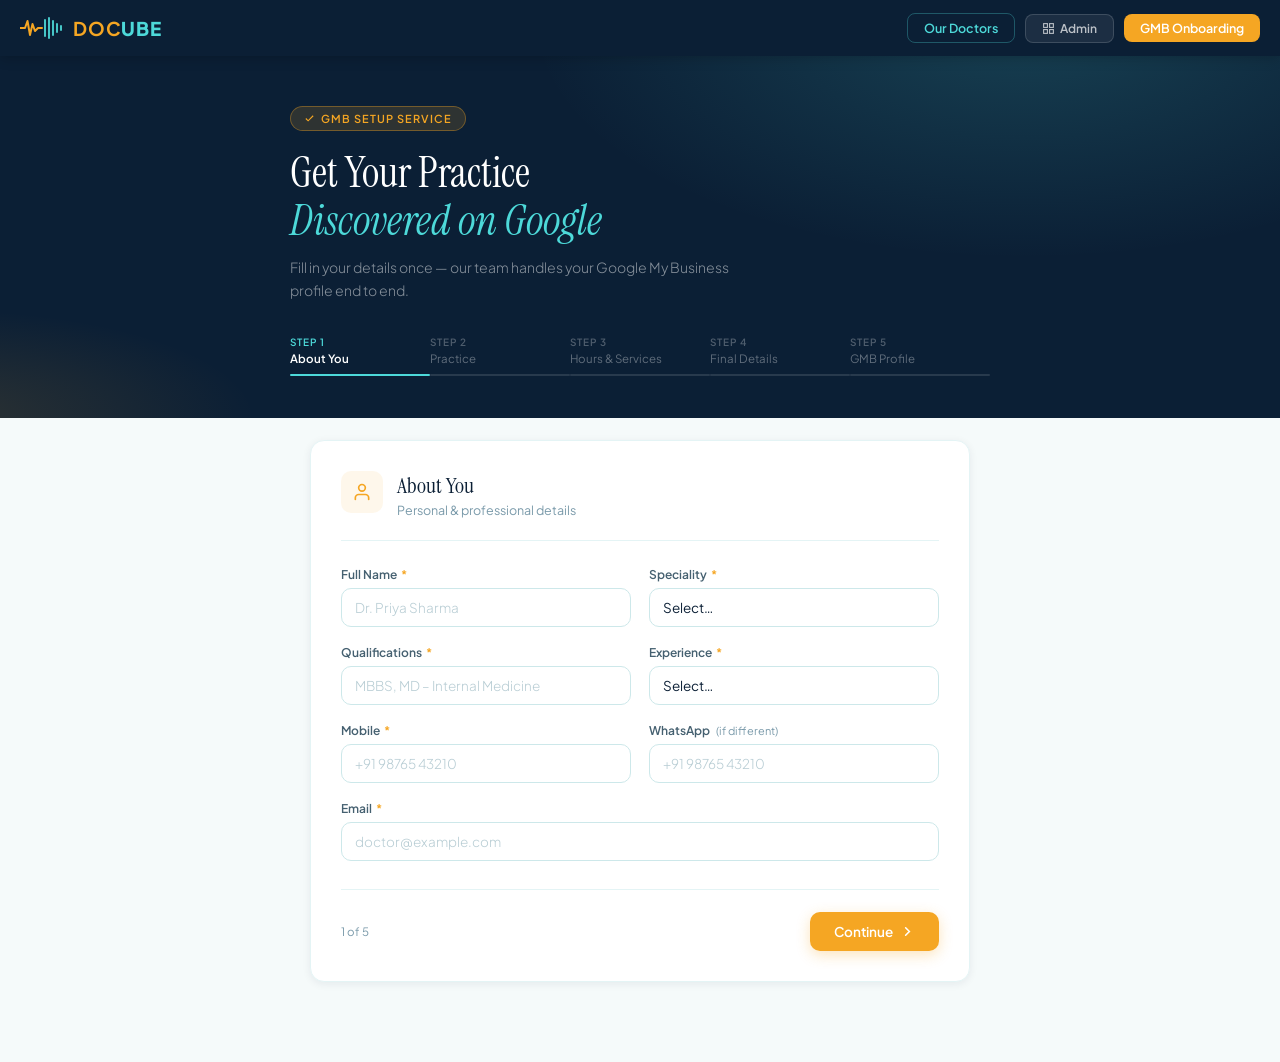
<file: onboard.html>
<!DOCTYPE html>
<html lang="en">
<head>
<meta charset="UTF-8">
<meta name="viewport" content="width=device-width, initial-scale=1.0">
<title>Docube — GMB Onboarding</title>
<link href="https://fonts.googleapis.com/css2?family=Plus+Jakarta+Sans:wght@300;400;500;600;700;800&family=Instrument+Serif:ital@0;1&display=swap" rel="stylesheet">
<link rel="stylesheet" href="shared.css">
<style>
.ob-hero{background:var(--navy);position:relative;overflow:hidden;padding:50px 20px 42px}
.ob-hero::before{content:'';position:absolute;inset:0;background:radial-gradient(ellipse 70% 120% at 80% -10%,rgba(77,217,217,.18) 0%,transparent 55%),radial-gradient(ellipse 50% 60% at -5% 100%,rgba(245,166,35,.14) 0%,transparent 50%)}
.ob-hero-inner{position:relative;z-index:1;max-width:700px;margin:0 auto}
.ob-badge{display:inline-flex;align-items:center;gap:6px;background:rgba(245,166,35,.15);border:1px solid rgba(245,166,35,.35);color:var(--orange);font-size:11px;font-weight:600;letter-spacing:.09em;text-transform:uppercase;padding:5px 13px;border-radius:20px;margin-bottom:18px}
.ob-hero h1{font-family:'Instrument Serif',serif;font-size:clamp(26px,5vw,42px);font-weight:400;color:#fff;line-height:1.15;margin-bottom:10px}
.ob-hero h1 i{color:var(--teal)}
.ob-hero p{font-size:14px;color:rgba(255,255,255,.5);font-weight:300;line-height:1.65;max-width:480px}
.ob-steps{display:flex;margin-top:34px;max-width:700px;margin-left:auto;margin-right:auto;position:relative;z-index:1}
.ob-step{flex:1;padding-bottom:10px;position:relative}
.ob-step::after{content:'';position:absolute;bottom:0;left:0;right:0;height:2px;background:rgba(255,255,255,.12);border-radius:2px}
.ob-step.s-active::after{background:var(--teal)}
.ob-step.s-done::after{background:var(--orange)}
.ob-step-n{font-size:10px;font-weight:600;letter-spacing:.1em;text-transform:uppercase;color:rgba(255,255,255,.28);margin-bottom:3px}
.ob-step.s-active .ob-step-n{color:var(--teal)}
.ob-step.s-done .ob-step-n{color:var(--orange)}
.ob-step-l{font-size:11.5px;color:rgba(255,255,255,.35)}
.ob-step.s-active .ob-step-l{color:#fff;font-weight:600}
.ob-step.s-done .ob-step-l{color:rgba(255,255,255,.6)}
.ob-body{max-width:700px;margin:0 auto;padding:0 20px 80px}
.card{background:#fff;border:1px solid var(--border-light);border-radius:var(--r);padding:30px;margin-top:22px;box-shadow:var(--shadow-sm);display:none}
.card.active{display:block}
.card-head{display:flex;align-items:flex-start;gap:14px;padding-bottom:22px;margin-bottom:26px;border-bottom:1px solid var(--border-light)}
.card-icon{width:42px;height:42px;border-radius:10px;background:var(--orange-pale);display:flex;align-items:center;justify-content:center;flex-shrink:0}
.card-icon svg{width:20px;height:20px;color:var(--orange)}
.center-row{display:flex;align-items:center;gap:12px;padding:13px 16px;cursor:pointer;border-bottom:1px solid var(--border-light);transition:background .15s;user-select:none;background:#fff}
.center-row:last-child{border-bottom:none}
.center-row:hover{background:var(--teal-pale)}
.center-row input[type=checkbox]{display:none}
.center-row-check{width:18px;height:18px;border:1.5px solid var(--border);border-radius:5px;display:flex;align-items:center;justify-content:center;flex-shrink:0;transition:all .15s;background:#fff}
.center-row input:checked ~ .center-row-check{background:var(--teal-dark);border-color:var(--teal-dark)}
.center-row input:checked ~ .center-row-check::after{content:'';display:block;width:5px;height:9px;border:2px solid #fff;border-top:none;border-left:none;transform:rotate(45deg) translate(-1px,-1px)}
.center-row-label{font-size:14px;font-weight:500;color:var(--text)}
.center-row input:checked ~ .center-row-check ~ .center-row-label{color:var(--navy);font-weight:600}
.card-title{font-family:'Instrument Serif',serif;font-size:22px;color:var(--navy)}
.card-sub{font-size:12.5px;color:var(--text-muted);margin-top:2px}
@media(max-width:560px){.card{padding:20px 16px}}
</style>
</head>
<body>

<div class="toast" id="toast">
  <svg width="16" height="16" viewBox="0 0 24 24" fill="none" stroke="currentColor" stroke-width="2.5" stroke-linecap="round"><polyline points="20 6 9 17 4 12"/></svg>
  <span id="toastMsg">Done</span>
</div>

<nav class="topnav">
  <a class="nav-logo" href="index.html">
    <svg viewBox="0 0 44 22" fill="none">
      <polyline points="0,11 5,11 7.5,4 10,18 12.5,7 15,14 18,11 22,11" stroke="#F5A623" stroke-width="2" stroke-linecap="round" stroke-linejoin="round"/>
      <line x1="25" y1="3" x2="25" y2="19" stroke="#4DD9D9" stroke-width="1.8" stroke-linecap="round"/>
      <line x1="29" y1="1" x2="29" y2="21" stroke="#4DD9D9" stroke-width="1.8" stroke-linecap="round"/>
      <line x1="33" y1="4" x2="33" y2="18" stroke="#4DD9D9" stroke-width="1.8" stroke-linecap="round"/>
      <line x1="37" y1="7" x2="37" y2="15" stroke="#4DD9D9" stroke-width="1.8" stroke-linecap="round"/>
      <line x1="41" y1="9" x2="41" y2="13" stroke="#4DD9D9" stroke-width="1.8" stroke-linecap="round"/>
    </svg>
    <span class="nav-logo-text"><b>DOC</b>UBE</span>
  </a>
  <div class="nav-spacer"></div>
  <a class="nav-btn nav-btn-ghost" href="index.html">Our Doctors</a>
  <a class="nav-btn nav-btn-admin" href="admin.html">
    <svg width="13" height="13" viewBox="0 0 24 24" fill="none" stroke="currentColor" stroke-width="2" stroke-linecap="round"><rect x="3" y="3" width="7" height="7"/><rect x="14" y="3" width="7" height="7"/><rect x="14" y="14" width="7" height="7"/><rect x="3" y="14" width="7" height="7"/></svg>
    Admin
  </a>
  <a class="nav-btn nav-btn-orange" href="onboard.html">GMB Onboarding</a>
</nav>

<div class="ob-hero">
  <div class="ob-hero-inner">
    <div class="ob-badge"><svg width="11" height="11" viewBox="0 0 24 24" fill="none" stroke="currentColor" stroke-width="2.5"><polyline points="20 6 9 17 4 12"/></svg> GMB Setup Service</div>
    <h1>Get Your Practice<br><i>Discovered on Google</i></h1>
    <p>Fill in your details once — our team handles your Google My Business profile end to end.</p>
  </div>
  <div class="ob-steps" id="obSteps">
    <div class="ob-step s-active" id="ostep0"><div class="ob-step-n">Step 1</div><div class="ob-step-l">About You</div></div>
    <div class="ob-step" id="ostep1"><div class="ob-step-n">Step 2</div><div class="ob-step-l">Practice</div></div>
    <div class="ob-step" id="ostep2"><div class="ob-step-n">Step 3</div><div class="ob-step-l">Hours & Services</div></div>
    <div class="ob-step" id="ostep3"><div class="ob-step-n">Step 4</div><div class="ob-step-l">Final Details</div></div>
    <div class="ob-step" id="ostep4"><div class="ob-step-n">Step 5</div><div class="ob-step-l">GMB Profile</div></div>
  </div>
</div>

<div class="ob-body">
  <!-- Step 1 -->
  <div class="card active fadein" id="card0">
    <div class="card-head">
      <div class="card-icon"><svg viewBox="0 0 24 24" fill="none" stroke="currentColor" stroke-width="2" stroke-linecap="round"><path d="M20 21v-2a4 4 0 0 0-4-4H8a4 4 0 0 0-4 4v2"/><circle cx="12" cy="7" r="4"/></svg></div>
      <div><div class="card-title">About You</div><div class="card-sub">Personal & professional details</div></div>
    </div>
    <div class="fg">
      <div class="f"><label class="lbl">Full Name <span class="req">*</span></label><input type="text" id="f_name" placeholder="Dr. Priya Sharma"><span class="f-err" id="e_name">Enter your full name</span></div>
      <div class="f"><label class="lbl">Speciality <span class="req">*</span></label>
        <select id="f_spec" onchange="toggleOther('f_spec','f_spec_other')"><option value="">Select…</option><option>General Physician / Family Medicine</option><option>Obstetrics & Gynaecology</option><option>Dermatology & Cosmetology</option><option>Orthopaedics</option><option>Neurology</option><option>Cardiology</option><option>ENT Specialist</option><option>Psychiatry & Mental Health</option><option>Respiratory Medicine</option><option>Gastroenterology</option><option>Paediatrics</option><option>Dentistry</option><option>Physiotherapy</option><option>Oncology</option><option>Radiology</option><option>Other</option></select>
        <input type="text" id="f_spec_other" placeholder="Please specify your speciality" style="display:none;margin-top:8px">
        <span class="f-err" id="e_spec">Select speciality</span>
      </div>
      <div class="f"><label class="lbl">Qualifications <span class="req">*</span></label><input type="text" id="f_quals" placeholder="MBBS, MD – Internal Medicine"><span class="f-err" id="e_quals">Enter qualifications</span></div>
      <div class="f"><label class="lbl">Experience <span class="req">*</span></label>
        <select id="f_exp"><option value="">Select…</option><option>Less than 2 years</option><option>2–5 years</option><option>5–10 years</option><option>10–15 years</option><option>15–20 years</option><option>20+ years</option></select>
        <span class="f-err" id="e_exp">Select experience</span>
      </div>
      <div class="f"><label class="lbl">Mobile <span class="req">*</span></label><input type="tel" id="f_phone" placeholder="+91 98765 43210"><span class="f-err" id="e_phone">Enter valid number</span></div>
      <div class="f"><label class="lbl">WhatsApp <span class="opt">(if different)</span></label><input type="tel" id="f_wa" placeholder="+91 98765 43210"></div>
      <div class="f span2"><label class="lbl">Email <span class="req">*</span></label><input type="email" id="f_email" placeholder="doctor@example.com"><span class="f-err" id="e_email">Enter valid email</span></div>
    </div>
    <div class="form-nav"><span class="step-prog">1 of 5</span><button class="btn btn-orange" onclick="next(0)">Continue <svg viewBox="0 0 24 24" fill="none" stroke="currentColor" stroke-width="2.5" stroke-linecap="round"><polyline points="9 18 15 12 9 6"/></svg></button></div>
  </div>

  <!-- Step 2 -->
  <div class="card" id="card1">
    <div class="card-head">
      <div class="card-icon"><svg viewBox="0 0 24 24" fill="none" stroke="currentColor" stroke-width="2" stroke-linecap="round"><path d="M3 9l9-7 9 7v11a2 2 0 0 1-2 2H5a2 2 0 0 1-2-2z"/><polyline points="9 22 9 12 15 12 15 22"/></svg></div>
      <div><div class="card-title">Practice Details</div><div class="card-sub">Where patients can find you</div></div>
    </div>
    <div class="ibox"><svg viewBox="0 0 24 24" fill="none" stroke="currentColor" stroke-width="2" stroke-linecap="round"><circle cx="12" cy="12" r="10"/><line x1="12" y1="8" x2="12" y2="12"/><line x1="12" y1="16" x2="12.01" y2="16"/></svg><p>Select all Docube centers where you consult — the team will use this for your GMB location.</p></div>
    <div class="fg one">
      <div class="f">
        <label class="lbl">Docube Centers <span class="req">*</span></label>
        <p class="f-hint" style="margin-bottom:10px">Select all centers where you consult</p>
        <div style="display:flex;flex-direction:column;gap:0;border:1.5px solid var(--border);border-radius:var(--r-sm);overflow:hidden" id="centerCheckboxes">
          <label class="center-row"><input type="checkbox" name="docube_center" value="Docube Healthcare – Koramangala"><span class="center-row-check"></span><span class="center-row-label">Koramangala</span></label>
          <label class="center-row"><input type="checkbox" name="docube_center" value="Docube Healthcare – Whitefield"><span class="center-row-check"></span><span class="center-row-label">Whitefield</span></label>
          <label class="center-row"><input type="checkbox" name="docube_center" value="Docube Healthcare – JP Nagar"><span class="center-row-check"></span><span class="center-row-label">JP Nagar</span></label>
          <label class="center-row"><input type="checkbox" name="docube_center" value="Docube Healthcare – Sarjapur"><span class="center-row-check"></span><span class="center-row-label">Sarjapur</span></label>
          <label class="center-row"><input type="checkbox" name="docube_center" value="Docube Healthcare – HRBR"><span class="center-row-check"></span><span class="center-row-label">HRBR</span></label>
        </div>
        <span class="f-err" id="e_center">Select at least one center</span>
      </div>
      <div class="f"><label class="lbl">Clinic Phone <span class="req">*</span></label><input type="tel" id="f_cphone" placeholder="+91 80 1234 5678"><span class="f-err" id="e_cphone">Enter clinic phone</span></div>
    </div>
    <div class="form-nav">
      <button class="btn btn-ghost" onclick="prev(1)"><svg viewBox="0 0 24 24" fill="none" stroke="currentColor" stroke-width="2.5" stroke-linecap="round"><polyline points="15 18 9 12 15 6"/></svg> Back</button>
      <span class="step-prog">2 of 5</span>
      <button class="btn btn-orange" onclick="next(1)">Continue <svg viewBox="0 0 24 24" fill="none" stroke="currentColor" stroke-width="2.5" stroke-linecap="round"><polyline points="9 18 15 12 9 6"/></svg></button>
    </div>
  </div>

  <!-- Step 3 -->
  <div class="card" id="card2">
    <div class="card-head">
      <div class="card-icon"><svg viewBox="0 0 24 24" fill="none" stroke="currentColor" stroke-width="2" stroke-linecap="round"><circle cx="12" cy="12" r="10"/><polyline points="12 6 12 12 16 14"/></svg></div>
      <div><div class="card-title">Hours & Services</div><div class="card-sub">Availability and what you treat</div></div>
    </div>
    <div class="f" style="margin-bottom:20px">
      <label class="lbl">Consultation Hours <span class="req">*</span></label>
      <p class="f-hint" style="margin-bottom:9px">Toggle "Closed" for days you don't consult</p>
      <div class="hours-wrap" id="hoursWrap"></div>
    </div>
    <div class="f" style="margin-bottom:20px">
      <label class="lbl">Appointment Type <span class="req">*</span></label>
      <div class="pills" id="apptPills">
        <label class="pill on" onclick="pickPill(this,'apptPills')"><input type="radio" name="appt" value="Walk-in" checked>Walk-in</label>
        <label class="pill" onclick="pickPill(this,'apptPills')"><input type="radio" name="appt" value="Appointment Only">Appointment Only</label>
        <label class="pill" onclick="pickPill(this,'apptPills')"><input type="radio" name="appt" value="Both">Both</label>
      </div>
    </div>
    <div class="f" style="margin-bottom:20px">
      <label class="lbl">Consultation Fee Range <span class="req">*</span></label>
      <div class="pills" id="feePills">
        <label class="pill" onclick="pickPill(this,'feePills')"><input type="radio" name="fee" value="Under ₹300">Under ₹300</label>
        <label class="pill" onclick="pickPill(this,'feePills')"><input type="radio" name="fee" value="₹300–₹600">₹300–₹600</label>
        <label class="pill" onclick="pickPill(this,'feePills')"><input type="radio" name="fee" value="₹600–₹1000">₹600–₹1000</label>
        <label class="pill" onclick="pickPill(this,'feePills')"><input type="radio" name="fee" value="₹1000–₹1500">₹1000–₹1500</label>
        <label class="pill" onclick="pickPill(this,'feePills')"><input type="radio" name="fee" value="Above ₹1500">Above ₹1500</label>
        <label class="pill" onclick="pickPill(this,'feePills')"><input type="radio" name="fee" value="Prefer not to say">Prefer not to say</label>
      </div>
      <span class="f-err" id="e_fee">Select fee range</span>
    </div>
    <div class="f">
      <label class="lbl">Conditions Treated <span class="req">*</span></label>
      <p class="f-hint" style="margin-bottom:9px">Based on your speciality — select all that apply. Go back to Step 1 to change your speciality.</p>
      <div class="chips" id="servChips"></div>
      <span class="f-err" id="e_serv">Select at least one condition</span>
    </div>
    <div class="form-nav">
      <button class="btn btn-ghost" onclick="prev(2)"><svg viewBox="0 0 24 24" fill="none" stroke="currentColor" stroke-width="2.5" stroke-linecap="round"><polyline points="15 18 9 12 15 6"/></svg> Back</button>
      <span class="step-prog">3 of 5</span>
      <button class="btn btn-orange" onclick="next(2)">Continue <svg viewBox="0 0 24 24" fill="none" stroke="currentColor" stroke-width="2.5" stroke-linecap="round"><polyline points="9 18 15 12 9 6"/></svg></button>
    </div>
  </div>

  <!-- Step 4 -->
  <div class="card" id="card3">
    <div class="card-head">
      <div class="card-icon"><svg viewBox="0 0 24 24" fill="none" stroke="currentColor" stroke-width="2" stroke-linecap="round"><rect x="3" y="3" width="18" height="18" rx="2"/><circle cx="8.5" cy="8.5" r="1.5"/><polyline points="21 15 16 10 5 21"/></svg></div>
      <div><div class="card-title">Final Details</div><div class="card-sub">Bio, languages and GMB info</div></div>
    </div>
    <div class="fg one">
      <div class="f">
        <label class="lbl">Languages You Consult In <span class="req">*</span></label>
        <div class="chips langs" id="langChips"></div>
        <span class="f-err" id="e_lang">Select at least one language</span>
      </div>
      <div class="f"><label class="lbl">Short Bio <span class="opt">(optional)</span></label><textarea id="f_bio" rows="3" placeholder="2–3 sentences about your expertise…"></textarea></div>
      <div class="f"><label class="lbl">Notes for Docube Team <span class="opt">(optional)</span></label><textarea id="f_notes" rows="2" placeholder="Special instructions, existing GMB link…"></textarea></div>
      <div class="f">
        <label class="lbl">Do you already have a Google Business Profile?</label>
        <div class="pills" id="gmbPills" style="margin-top:4px">
          <label class="pill on" onclick="pickPill(this,'gmbPills');toggleGmbFields('no')"><input type="radio" name="gmb" value="No, create new" checked>No — create one for me</label>
          <label class="pill" onclick="pickPill(this,'gmbPills');toggleGmbFields('yes')"><input type="radio" name="gmb" value="Yes, I have one">Yes, I have one</label>
          <label class="pill" onclick="pickPill(this,'gmbPills');toggleGmbFields('no')"><input type="radio" name="gmb" value="Not sure">Not sure</label>
        </div>
      </div>

      <!-- Shown only when Yes is selected -->
      <div id="gmbExistingWrap" style="display:none" class="f span2">
        <div style="background:#fff;border:1.5px solid var(--border);border-radius:var(--r-sm);overflow:hidden;margin-top:4px">

          <!-- GMB Link -->
          <div style="padding:16px 18px;border-bottom:1px solid var(--border-light)">
            <label class="lbl" style="margin-bottom:6px;display:block">Your Google Business Profile Link <span class="req">*</span></label>
            <input type="text" id="gmb_existing_link" placeholder="https://g.page/your-business or https://maps.google.com/…">
            <p class="f-hint" style="margin-top:5px">Find it by searching your name on Google Maps → Share → Copy link</p>
            <span class="f-err" id="e_gmb_existing_link">Please paste your GMB profile link</span>
          </div>

          <!-- Access instructions -->
          <div style="padding:16px 18px;background:linear-gradient(135deg,rgba(77,217,217,.06),rgba(245,166,35,.04))">
            <div style="font-size:13px;font-weight:700;color:var(--navy);margin-bottom:4px;display:flex;align-items:center;gap:7px">
              <svg width="15" height="15" viewBox="0 0 24 24" fill="none" stroke="var(--teal-dark)" stroke-width="2" stroke-linecap="round"><circle cx="12" cy="12" r="10"/><line x1="12" y1="8" x2="12" y2="12"/><line x1="12" y1="16" x2="12.01" y2="16"/></svg>
              Give Docube access to manage your profile
            </div>
            <p style="font-size:12.5px;color:var(--text-mid);line-height:1.6;margin-bottom:14px">To improve your search visibility, please add <strong>info@docube.in</strong> as a Manager on your Google Business Profile. This takes 2 minutes:</p>
            <div style="display:flex;flex-direction:column;gap:8px;margin-bottom:14px">
              <div style="display:flex;gap:10px;align-items:flex-start">
                <span style="width:22px;height:22px;border-radius:50%;background:var(--teal-dark);color:#fff;font-size:11px;font-weight:700;display:flex;align-items:center;justify-content:center;flex-shrink:0;margin-top:1px">1</span>
                <span style="font-size:12.5px;color:var(--text-mid)">Go to <a href="https://business.google.com" target="_blank" style="color:var(--teal-dark);font-weight:600">business.google.com</a> and sign in</span>
              </div>
              <div style="display:flex;gap:10px;align-items:flex-start">
                <span style="width:22px;height:22px;border-radius:50%;background:var(--teal-dark);color:#fff;font-size:11px;font-weight:700;display:flex;align-items:center;justify-content:center;flex-shrink:0;margin-top:1px">2</span>
                <span style="font-size:12.5px;color:var(--text-mid)">Select your business profile</span>
              </div>
              <div style="display:flex;gap:10px;align-items:flex-start">
                <span style="width:22px;height:22px;border-radius:50%;background:var(--teal-dark);color:#fff;font-size:11px;font-weight:700;display:flex;align-items:center;justify-content:center;flex-shrink:0;margin-top:1px">3</span>
                <span style="font-size:12.5px;color:var(--text-mid)">Go to <strong>Settings → Managers → Add manager</strong></span>
              </div>
              <div style="display:flex;gap:10px;align-items:flex-start">
                <span style="width:22px;height:22px;border-radius:50%;background:var(--teal-dark);color:#fff;font-size:11px;font-weight:700;display:flex;align-items:center;justify-content:center;flex-shrink:0;margin-top:1px">4</span>
                <span style="font-size:12.5px;color:var(--text-mid)">Enter <strong style="color:var(--navy)">info@docube.in</strong> and set role as <strong>Manager</strong></span>
              </div>
              <div style="display:flex;gap:10px;align-items:flex-start">
                <span style="width:22px;height:22px;border-radius:50%;background:var(--teal-dark);color:#fff;font-size:11px;font-weight:700;display:flex;align-items:center;justify-content:center;flex-shrink:0;margin-top:1px">5</span>
                <span style="font-size:12.5px;color:var(--text-mid)">Click <strong>Invite</strong> — we'll accept and start managing</span>
              </div>
            </div>
            <!-- Copy email button -->
            <button type="button" onclick="copyGmbEmail()" style="display:inline-flex;align-items:center;gap:7px;background:var(--navy);color:#fff;border:none;border-radius:7px;padding:9px 16px;font-family:inherit;font-size:12.5px;font-weight:600;cursor:pointer;transition:all .16s" id="copyEmailBtn">
              <svg width="13" height="13" viewBox="0 0 24 24" fill="none" stroke="currentColor" stroke-width="2" stroke-linecap="round"><rect x="9" y="9" width="13" height="13" rx="2"/><path d="M5 15H4a2 2 0 0 1-2-2V4a2 2 0 0 1 2-2h9a2 2 0 0 1 2 2v1"/></svg>
              Copy info@docube.in
            </button>
          </div>

          <!-- Confirmation -->
          <div style="padding:14px 18px;border-top:1px solid var(--border-light);display:flex;flex-direction:column;gap:8px">
            <div style="font-size:12px;font-weight:600;color:var(--text-mid);margin-bottom:2px">Have you added access?</div>
            <label style="display:flex;align-items:center;gap:9px;cursor:pointer">
              <input type="radio" name="gmb_access_confirmed" value="done" style="width:15px;height:15px;accent-color:var(--teal-dark)">
              <span style="font-size:13px;color:var(--text)">Yes, I've already added <strong>info@docube.in</strong> as a Manager</span>
            </label>
            <label style="display:flex;align-items:center;gap:9px;cursor:pointer">
              <input type="radio" name="gmb_access_confirmed" value="will_do" style="width:15px;height:15px;accent-color:var(--teal-dark)">
              <span style="font-size:13px;color:var(--text)">I'll do it after submitting this form</span>
            </label>
          </div>
        </div>
      </div>
    </div>
    <div class="form-nav">
      <button class="btn btn-ghost" onclick="prev(3)"><svg viewBox="0 0 24 24" fill="none" stroke="currentColor" stroke-width="2.5" stroke-linecap="round"><polyline points="15 18 9 12 15 6"/></svg> Back</button>
      <span class="step-prog">4 of 5</span>
      <button class="btn btn-orange" onclick="next(3)">Continue <svg viewBox="0 0 24 24" fill="none" stroke="currentColor" stroke-width="2.5" stroke-linecap="round"><polyline points="9 18 15 12 9 6"/></svg></button>
    </div>
  </div>

  <!-- Step 5: GMB Profile -->
  <div class="card" id="card4">
    <div class="card-head">
      <div class="card-icon">
        <svg viewBox="0 0 24 24" fill="none" stroke="currentColor" stroke-width="2" stroke-linecap="round">
          <circle cx="12" cy="12" r="10"/><line x1="2" y1="12" x2="22" y2="12"/>
          <path d="M12 2a15.3 15.3 0 0 1 4 10 15.3 15.3 0 0 1-4 10 15.3 15.3 0 0 1-4-10 15.3 15.3 0 0 1 4-10z"/>
        </svg>
      </div>
      <div><div class="card-title">Build Your Google Business Profile</div><div class="card-sub">Help patients discover you on Google Search and Maps</div></div>
    </div>

    <!-- SEO value prop banner -->
    <div style="background:linear-gradient(135deg,rgba(77,217,217,.1),rgba(245,166,35,.08));border:1px solid var(--border);border-radius:var(--r-sm);padding:18px 20px;margin-bottom:26px;display:flex;gap:14px;align-items:flex-start">
      <div style="width:40px;height:40px;background:var(--orange-pale);border-radius:10px;display:flex;align-items:center;justify-content:center;flex-shrink:0">
        <svg width="20" height="20" viewBox="0 0 24 24" fill="none" stroke="var(--orange)" stroke-width="2" stroke-linecap="round"><circle cx="11" cy="11" r="8"/><line x1="21" y1="21" x2="16.65" y2="16.65"/></svg>
      </div>
      <div>
        <div style="font-size:13.5px;font-weight:700;color:var(--navy);margin-bottom:5px">Our marketing team handles everything else</div>
        <div style="font-size:12.5px;color:var(--text-mid);line-height:1.6">We use your details below to craft an SEO-optimised Google Business Profile — including the right business category, keyword-rich description, and service tags — so you appear higher when patients search for your speciality on Google Search and Maps.</div>
      </div>
    </div>

    <div class="ibox" style="margin-bottom:22px">
      <svg viewBox="0 0 24 24" fill="none" stroke="currentColor" stroke-width="2" stroke-linecap="round"><circle cx="12" cy="12" r="10"/><line x1="12" y1="8" x2="12" y2="12"/><line x1="12" y1="16" x2="12.01" y2="16"/></svg>
      <p>We've pre-filled this from your earlier answers. Please review and correct if needed — our marketing team uses this to create and optimise your Google Business Profile.</p>
    </div>

    <div class="fg">

      <div class="f span2">
        <label class="lbl">Full Name <span class="req">*</span></label>
        <input type="text" id="gmb_full_name" placeholder="Dr. Priya Sharma">
        <span class="f-hint">As it should appear on your Google Business Profile</span>
        <span class="f-err" id="e_gmb_full_name">Enter your full name</span>
      </div>

      <div class="f span2">
        <label class="lbl">Qualifications <span class="req">*</span></label>
        <input type="text" id="gmb_qualifications" placeholder="MBBS, MD – Dermatology">
        <span class="f-err" id="e_gmb_qualifications">Enter your qualifications</span>
      </div>

      <div class="f">
        <label class="lbl">Total Work Experience <span class="req">*</span></label>
        <select id="gmb_experience">
          <option value="">Select…</option>
          <option>Less than 2 years</option>
          <option>2–5 years</option>
          <option>5–10 years</option>
          <option>10–15 years</option>
          <option>15–20 years</option>
          <option>20+ years</option>
        </select>
        <span class="f-err" id="e_gmb_experience">Select your experience</span>
      </div>

      <div class="f">
        <label class="lbl">Speciality <span class="req">*</span></label>
        <select id="gmb_speciality" onchange="toggleOther('gmb_speciality','gmb_speciality_other')">
          <option value="">Select…</option>
          <option>General Physician / Family Medicine</option>
          <option>Obstetrics & Gynaecology</option>
          <option>Dermatology & Cosmetology</option>
          <option>Orthopaedics</option>
          <option>Neurology</option>
          <option>Cardiology</option>
          <option>ENT Specialist</option>
          <option>Psychiatry & Mental Health</option>
          <option>Respiratory Medicine</option>
          <option>Gastroenterology</option>
          <option>Paediatrics</option>
          <option>Dentistry</option>
          <option>Physiotherapy</option>
          <option>Oncology</option>
          <option>Radiology</option>
          <option>Other</option>
        </select>
        <input type="text" id="gmb_speciality_other" placeholder="Please specify your speciality" style="display:none;margin-top:8px">
        <span class="f-err" id="e_gmb_speciality">Select your speciality</span>
      </div>

      <!-- Home visits -->
      <div class="f span2">
        <label class="lbl">Do you provide home visits or office visits? <span class="req">*</span></label>
        <p class="f-hint" style="margin-bottom:10px">If you visit patients, we'll set up a service area on your Google profile so nearby patients can find you.</p>
        <div class="pills" id="homeVisitPills">
          <label class="pill" onclick="pickPill(this,'homeVisitPills');toggleServiceArea(true)">
            <input type="radio" name="home_visit" value="Yes">
            <svg width="14" height="14" viewBox="0 0 24 24" fill="none" stroke="currentColor" stroke-width="2" stroke-linecap="round"><polyline points="20 6 9 17 4 12"/></svg>
            Yes — I visit patients
          </label>
          <label class="pill" onclick="pickPill(this,'homeVisitPills');toggleServiceArea(false)">
            <input type="radio" name="home_visit" value="No">
            <svg width="14" height="14" viewBox="0 0 24 24" fill="none" stroke="currentColor" stroke-width="2" stroke-linecap="round"><line x1="18" y1="6" x2="6" y2="18"/><line x1="6" y1="6" x2="18" y2="18"/></svg>
            No — patients come to me
          </label>
        </div>
        <span class="f-err" id="e_home_visit">Please select an option</span>
      </div>

      <!-- Service area (shown if Yes) -->
      <div class="f span2" id="serviceAreaWrap" style="display:none">
        <label class="lbl">Areas You Cover <span class="opt">(optional)</span></label>
        <input type="text" id="gmb_service_area" placeholder="e.g. Koramangala, Indiranagar, HSR Layout…">
        <span class="f-hint">Comma-separated localities or PIN codes. We'll add these as your service area on Google.</span>
      </div>

      <!-- Terms notice -->
      <div class="f span2">
        <div style="background:var(--cream);border:1px solid var(--border-light);border-radius:var(--r-sm);padding:14px 16px;font-size:12px;color:var(--text-muted);line-height:1.65">
          By submitting, you agree to Google's
          <a href="https://support.google.com/business/answer/9292476" target="_blank" style="color:var(--teal-dark);text-decoration:none;font-weight:600">Business Profile Terms of Service</a>.
          Your profile data will be managed via
          <a href="https://support.google.com/business?hl=en&p=bm_overview" target="_blank" style="color:var(--teal-dark);text-decoration:none;font-weight:600">Google Business Manager</a>.
          The <a href="https://policies.google.com/privacy" target="_blank" style="color:var(--teal-dark);text-decoration:none;font-weight:600">Google Privacy Policy</a> describes how your data is handled.
        </div>
      </div>

    </div>

    <div class="form-nav">
      <button class="btn btn-ghost" onclick="prev(4)"><svg viewBox="0 0 24 24" fill="none" stroke="currentColor" stroke-width="2.5" stroke-linecap="round"><polyline points="15 18 9 12 15 6"/></svg> Back</button>
      <span class="step-prog">5 of 5</span>
      <button class="btn btn-teal btn-lg" id="submitBtn" onclick="submitForm()">
        <span id="submitTxt">Submit to Docube</span>
        <div class="spinner" id="submitSpinner"></div>
        <svg id="submitIcon" viewBox="0 0 24 24" fill="none" stroke="currentColor" stroke-width="2.5" stroke-linecap="round" width="15" height="15"><polyline points="20 6 9 17 4 12"/></svg>
      </button>
    </div>
  </div>

  <div class="success-card" id="obSuccess">
    <div class="success-ring"><svg viewBox="0 0 24 24" fill="none" stroke="currentColor" stroke-width="2.5" stroke-linecap="round"><polyline points="20 6 9 17 4 12"/></svg></div>
    <div class="success-h">You're all set!</div>
    <p class="success-p">Your GMB onboarding has been submitted. The Docube team will review your details and get your Google profile live within <strong>3–5 business days</strong>.</p>
    <a class="success-cta" href="#" id="viewProfileBtn">View Your Profile →</a>
  </div>
</div>

<script src="shared.js"></script>
<script>
const DAYS = ['Monday','Tuesday','Wednesday','Thursday','Friday','Saturday','Sunday'];
const LANGS = ['English','Kannada','Hindi','Tamil','Telugu','Malayalam'];

// Conditions mapped per speciality
const SERVICES_BY_SPEC = {
  'General Physician / Family Medicine': ['General Consultation','Fever & Infections','Diabetes Management','Hypertension','Thyroid Disorders','Preventive Health Checkup','Chronic Disease Management','Vaccinations','Nutrition & Diet Advice','Respiratory Illness','Anaemia','Lifestyle Disorders'],
  'Obstetrics & Gynaecology': ['Antenatal Care','Postnatal Care','Normal Delivery','C-Section','PCOD / PCOS','Menstrual Disorders','Infertility Evaluation','Menopause Management','Pap Smear','Ultrasound Scan','Family Planning','Gynaecological Surgeries'],
  'Dermatology & Cosmetology': ['Acne & Pimples','Hair Loss Treatment','Skin Allergy','Eczema & Psoriasis','Chemical Peel','Laser Hair Removal','PRP Therapy','Anti-Ageing Treatments','Pigmentation','Wart & Mole Removal','Vitiligo','Nail Disorders'],
  'Orthopaedics': ['Knee Pain','Back & Spine Pain','Joint Replacement','Sports Injuries','Fracture Treatment','Arthritis Management','Shoulder Pain','Physiotherapy Referral','Bone Density Testing','Ligament Repair','Disc Problems','Orthopaedic Surgery'],
  'Neurology': ['Headache & Migraine','Epilepsy','Stroke Management','Parkinson\'s Disease','Memory Disorders','Multiple Sclerosis','Neuropathy','Vertigo & Dizziness','Sleep Disorders','EEG','Nerve Conduction Study','Dementia'],
  'Cardiology': ['Chest Pain Evaluation','ECG','Echocardiography','Hypertension Management','Heart Failure','Arrhythmia','Coronary Artery Disease','Cholesterol Management','TMT / Stress Test','Pacemaker Follow-up','Cardiac Rehabilitation','Preventive Cardiology'],
  'ENT Specialist': ['Ear Pain & Infections','Hearing Loss','Sinusitis','Tonsillitis','Nasal Polyps','Voice & Speech Problems','Tinnitus','Vertigo','Sleep Apnoea','Adenoid Problems','Throat Infections','ENT Surgery'],
  'Psychiatry & Mental Health': ['Depression & Anxiety','OCD','Bipolar Disorder','Schizophrenia','ADHD','Addiction & De-addiction','Stress Management','Cognitive Behavioural Therapy','Child & Adolescent Psychiatry','Sleep Disorders','PTSD','Psychological Counselling'],
  'Respiratory Medicine': ['Asthma','COPD','Breathlessness','Chronic Cough','Pulmonary Function Test','Sleep Apnoea','Tuberculosis','Lung Infections','Allergy Testing','Nebulisation','Oxygen Therapy','Bronchoscopy'],
  'Gastroenterology': ['Acidity & GERD','IBS','Liver Disease','Colonoscopy','Endoscopy','Crohn\'s Disease','Jaundice','Hepatitis','Constipation','Abdominal Pain','Fatty Liver','Colon Cancer Screening'],
  'Paediatrics': ['Well Baby Checkup','Vaccination','Growth & Development','Fever in Children','Newborn Care','Child Nutrition','Paediatric Allergies','Asthma in Children','ADHD in Children','Ear Infections','Diarrhoea & Dehydration','Paediatric Surgery Referral'],
  'Dentistry': ['Dental Checkup','Tooth Extraction','Root Canal Treatment','Teeth Cleaning','Braces & Aligners','Dental Implants','Cavity Filling','Gum Disease','Teeth Whitening','Crowns & Bridges','Wisdom Tooth','Paediatric Dentistry'],
  'Physiotherapy': ['Back & Neck Pain','Post-Surgery Rehabilitation','Sports Injury Rehab','Neurological Rehab','Joint Mobilisation','Electrotherapy','Dry Needling','Posture Correction','Shoulder & Knee Rehab','Stroke Rehab','Pelvic Floor Therapy','Home Physiotherapy'],
  'Oncology': ['Cancer Screening','Chemotherapy','Radiation Therapy','Tumour Biopsy','Post-Cancer Rehabilitation','Palliative Care','Blood Cancer','Breast Cancer','Lung Cancer','Colon Cancer','Cervical Cancer','Bone Marrow Transplant'],
  'Radiology': ['X-Ray','MRI Scan','CT Scan','Ultrasound','Mammography','Bone Density Scan','PET Scan','Interventional Radiology','Fluoroscopy','Doppler Study','Echocardiography Report','Nuclear Medicine'],
  'Other': ['General Consultation','Preventive Health','Chronic Disease Management','Vaccinations','Health Checkup','Lab Tests','Diagnostic Scans','Follow-up Consultation'],
};
const DEFAULT_SERVICES = ['General Consultation','Preventive Health','Chronic Disease Management','Vaccinations','Health Checkup','Lab Tests','Diagnostic Scans','Follow-up Consultation'];

function getServicesForSpec(spec) {
  return SERVICES_BY_SPEC[spec] || DEFAULT_SERVICES;
}

// Build hours
const hw = document.getElementById('hoursWrap');
DAYS.forEach(d => {
  const closed = d === 'Sunday';
  const row = document.createElement('div');
  row.className = 'hour-row' + (closed ? ' is-closed' : '');
  row.id = 'hr-' + d;
  row.innerHTML = `<div class="day-lbl">${d.slice(0,3)}</div><input type="time" id="ho-${d}" value="09:00" ${closed ? 'tabindex="-1"' : ''}><div class="hr-sep">–</div><input type="time" id="hc-${d}" value="18:00" ${closed ? 'tabindex="-1"' : ''}><div class="closed-w"><input type="checkbox" id="hx-${d}" ${closed ? 'checked' : ''} onchange="toggleDay('${d}')"><label class="closed-lbl" for="hx-${d}">Closed</label></div>`;
  hw.appendChild(row);
});
function toggleDay(d) { const cb = document.getElementById('hx-' + d); document.getElementById('hr-' + d).classList.toggle('is-closed', cb.checked); }

function buildChips(containerId, items) {
  const container = document.getElementById(containerId);
  container.innerHTML = '';
  items.forEach(s => {
    const c = document.createElement('label');
    c.className = 'chip';
    c.innerHTML = `<div class="chip-box"><svg class="chip-ck" width="9" height="9" viewBox="0 0 24 24" fill="none" stroke="white" stroke-width="3.5" stroke-linecap="round"><polyline points="20 6 9 17 4 12"/></svg></div><span class="chip-lbl">${s}</span>`;
    c.addEventListener('click', e => { e.preventDefault(); c.classList.toggle('on'); });
    c.dataset.value = s;
    container.appendChild(c);
  });
}

function refreshServChips() {
  const spec = resolveOther('f_spec', 'f_spec_other');
  buildChips('servChips', getServicesForSpec(spec));
}

buildChips('langChips', LANGS);
buildChips('servChips', DEFAULT_SERVICES);

// Rebuild service chips whenever speciality changes
document.getElementById('f_spec').addEventListener('change', refreshServChips);
document.getElementById('f_spec_other').addEventListener('input', refreshServChips);

function getChecked(containerId) { return [...document.querySelectorAll(`#${containerId} .chip.on`)].map(c => c.dataset.value); }
function pickPill(el, groupId) { document.querySelectorAll(`#${groupId} .pill`).forEach(p => p.classList.remove('on')); el.classList.add('on'); }

function vF(id, errId, fn) {
  const el = document.getElementById(id);
  const ok = fn(el ? el.value : '');
  if (el) el.classList.toggle('err', !ok);
  if (errId) document.getElementById(errId)?.classList.toggle('show', !ok);
  return ok;
}

function validateStep(s) {
  let ok = true;
  if (s === 0) {
    ok &= vF('f_name','e_name', v => v.trim().length > 1);
    const specVal = document.getElementById('f_spec').value;
    const specOk = specVal !== '' && (specVal !== 'Other' || document.getElementById('f_spec_other').value.trim().length > 0);
    document.getElementById('e_spec').classList.toggle('show', !specOk); if (!specOk) ok = false;
    ok &= vF('f_quals','e_quals', v => v.trim().length > 1);
    ok &= vF('f_exp','e_exp', v => v !== '');
    ok &= vF('f_phone','e_phone', v => /^[+0-9\s\-]{7,}$/.test(v));
    ok &= vF('f_email','e_email', v => /^[^\s@]+@[^\s@]+\.[^\s@]+$/.test(v));
  } else if (s === 1) {
    const centers = [...document.querySelectorAll('input[name="docube_center"]:checked')].map(i => i.value);
    document.getElementById('e_center').classList.toggle('show', !centers.length);
    if (!centers.length) ok = false;
    ok &= vF('f_cphone','e_cphone', v => /^[+0-9\s\-]{7,}$/.test(v));
  } else if (s === 2) {
    const fee = document.querySelector('input[name="fee"]:checked');
    document.getElementById('e_fee').classList.toggle('show', !fee); if (!fee) ok = false;
    const serv = getChecked('servChips').length > 0;
    document.getElementById('e_serv').classList.toggle('show', !serv); if (!serv) ok = false;
  } else if (s === 3) {
    const lang = getChecked('langChips').length > 0;
    document.getElementById('e_lang').classList.toggle('show', !lang); if (!lang) ok = false;
    const gmbChoice = document.querySelector('input[name="gmb"]:checked')?.value;
    if (gmbChoice === 'Yes, I have one') {
      const link = document.getElementById('gmb_existing_link').value.trim();
      const linkOk = link.length > 5;
      document.getElementById('e_gmb_existing_link').classList.toggle('show', !linkOk);
      if (!linkOk) ok = false;
    }
  } else if (s === 4) {
    ok &= vF('gmb_full_name','e_gmb_full_name', v => v.trim().length > 1);
    ok &= vF('gmb_qualifications','e_gmb_qualifications', v => v.trim().length > 1);
    ok &= vF('gmb_experience','e_gmb_experience', v => v !== '');
    const gmbSpec = document.getElementById('gmb_speciality').value;
    const gmbSpecOk = gmbSpec !== '' && (gmbSpec !== 'Other' || document.getElementById('gmb_speciality_other').value.trim().length > 0);
    document.getElementById('e_gmb_speciality').classList.toggle('show', !gmbSpecOk); if (!gmbSpecOk) ok = false;
    const hv = document.querySelector('input[name="home_visit"]:checked');
    document.getElementById('e_home_visit').classList.toggle('show', !hv); if (!hv) ok = false;
  }
  return !!ok;
}

let obStep = 0;
function next(s) {
  if (!validateStep(s)) return;
  document.getElementById('card' + s).classList.remove('active');
  document.getElementById('card' + (s + 1)).classList.add('active');
  updateObSteps(s + 1); obStep = s + 1;
  // Refresh service chips when entering Step 3
  if (s + 1 === 2) refreshServChips();
  // Pre-fill GMB step from Step 1 values
  if (s + 1 === 4) {
    const nameVal = document.getElementById('f_name').value.trim();
    const qualsVal = document.getElementById('f_quals').value.trim();
    const expVal = document.getElementById('f_exp').value;
    const specVal = resolveOther('f_spec', 'f_spec_other');
    if (nameVal && !document.getElementById('gmb_full_name').value) document.getElementById('gmb_full_name').value = nameVal;
    if (qualsVal && !document.getElementById('gmb_qualifications').value) document.getElementById('gmb_qualifications').value = qualsVal;
    if (expVal && !document.getElementById('gmb_experience').value) document.getElementById('gmb_experience').value = expVal;
    if (specVal && specVal !== 'Other' && !document.getElementById('gmb_speciality').value) document.getElementById('gmb_speciality').value = specVal;
    if (specVal && specVal !== 'Other' && document.getElementById('gmb_speciality').value !== specVal) {
      // If it's a custom "Other" value, show the other input on step 5
      document.getElementById('gmb_speciality').value = 'Other';
      document.getElementById('gmb_speciality_other').value = specVal;
      document.getElementById('gmb_speciality_other').style.display = 'block';
    }
  }
  window.scrollTo({ top: 0, behavior: 'smooth' });
}
function prev(s) {
  document.getElementById('card' + s).classList.remove('active');
  document.getElementById('card' + (s - 1)).classList.add('active');
  updateObSteps(s - 1); obStep = s - 1;
  window.scrollTo({ top: 0, behavior: 'smooth' });
}
function updateObSteps(a) {
  document.querySelectorAll('.ob-step').forEach((el, i) => {
    el.classList.remove('s-active','s-done');
    if (i === a) el.classList.add('s-active');
    if (i < a) el.classList.add('s-done');
  });
}

async function submitForm() {
  if (!validateStep(4)) return;
  const btn = document.getElementById('submitBtn');
  document.getElementById('submitTxt').textContent = 'Saving…';
  document.getElementById('submitSpinner').style.display = 'block';
  document.getElementById('submitIcon').style.display = 'none';
  btn.disabled = true;

  const hours = DAYS.map(d => ({
    day: d,
    open: document.getElementById('ho-'+d).value,
    close: document.getElementById('hc-'+d).value,
    closed: document.getElementById('hx-'+d).checked
  }));
  const centers = [...document.querySelectorAll('input[name="docube_center"]:checked')].map(i => i.value);
  const services = getChecked('servChips');
  const languages = getChecked('langChips');

  const data = {
    // Step 1 — Personal
    full_name:            document.getElementById('f_name').value.trim(),
    speciality:           resolveOther('f_spec', 'f_spec_other'),
    qualifications:       document.getElementById('f_quals').value.trim(),
    experience:           document.getElementById('f_exp').value,
    phone:                document.getElementById('f_phone').value.trim(),
    whatsapp:             document.getElementById('f_wa').value.trim(),
    email:                document.getElementById('f_email').value.trim(),

    // Step 2 — Practice
    clinic_name:          centers[0] || '',
    docube_center:        centers[0] || '',
    docube_centers:       JSON.stringify(centers),
    clinic_phone:         document.getElementById('f_cphone').value.trim(),

    // Step 3 — Hours & Services
    consultation_hours:   JSON.stringify(hours),
    appointment_type:     document.querySelector('input[name="appt"]:checked')?.value || null,
    fee_range:            document.querySelector('input[name="fee"]:checked')?.value || null,
    services:             JSON.stringify(services),

    // Step 4 — Languages, Bio, GMB status
    languages:            JSON.stringify(languages),
    bio:                  document.getElementById('f_bio').value.trim() || null,
    notes:                document.getElementById('f_notes').value.trim() || null,
    existing_gmb:         document.querySelector('input[name="gmb"]:checked')?.value || null,
    gmb_existing_link:    document.getElementById('gmb_existing_link').value.trim() || null,
    gmb_access_confirmed: document.querySelector('input[name="gmb_access_confirmed"]:checked')?.value || null,

    // Step 5 — GMB Profile info
    gmb_full_name:        document.getElementById('gmb_full_name').value.trim() || null,
    gmb_qualifications:   document.getElementById('gmb_qualifications').value.trim() || null,
    gmb_experience:       document.getElementById('gmb_experience').value || null,
    gmb_speciality:       resolveOther('gmb_speciality', 'gmb_speciality_other') || null,
    gmb_home_visits:      document.querySelector('input[name="home_visit"]:checked')?.value || null,
    gmb_service_area:     document.getElementById('gmb_service_area').value.trim() || null,

    gmb_status:           'pending'
  };

  try {
    const result = await sbPost('doctor_profiles', data);
    const created = Array.isArray(result) ? result[0] : result;
    document.getElementById('viewProfileBtn').href = `profile.html?doctor=${created.id}`;
    document.getElementById('card4').classList.remove('active');
    document.getElementById('obSuccess').classList.add('show');
    window.scrollTo({ top: 0, behavior: 'smooth' });
  } catch(e) {
    let msg = e.message;
    try { const parsed = JSON.parse(e.message); msg = `${parsed.code}: ${parsed.message}`; } catch(_) {}
    console.error('Full submission error:', e.message);
    toast(`Submission failed: ${msg.slice(0, 120)}`, 'error');
    document.getElementById('submitTxt').textContent = 'Submit to Docube';
    document.getElementById('submitSpinner').style.display = 'none';
    document.getElementById('submitIcon').style.display = 'block';
    btn.disabled = false;
  }
}

function toggleOther(selectId, inputId) {
  const sel = document.getElementById(selectId);
  const inp = document.getElementById(inputId);
  inp.style.display = sel.value === 'Other' ? 'block' : 'none';
  if (sel.value !== 'Other') inp.value = '';
}

function resolveOther(selectId, inputId) {
  const sel = document.getElementById(selectId);
  if (sel.value === 'Other') {
    const custom = document.getElementById(inputId).value.trim();
    return custom || 'Other';
  }
  return sel.value;
}

function toggleServiceArea(show) {
  document.getElementById('serviceAreaWrap').style.display = show ? 'flex' : 'none';
}

function toggleGmbFields(mode) {
  document.getElementById('gmbExistingWrap').style.display = mode === 'yes' ? 'block' : 'none';
}

function copyGmbEmail() {
  navigator.clipboard.writeText('info@docube.in').then(() => {
    const btn = document.getElementById('copyEmailBtn');
    btn.innerHTML = '<svg width="13" height="13" viewBox="0 0 24 24" fill="none" stroke="currentColor" stroke-width="2.5" stroke-linecap="round"><polyline points="20 6 9 17 4 12"/></svg> Copied!';
    btn.style.background = 'var(--teal-dark)';
    setTimeout(() => {
      btn.innerHTML = '<svg width="13" height="13" viewBox="0 0 24 24" fill="none" stroke="currentColor" stroke-width="2" stroke-linecap="round"><rect x="9" y="9" width="13" height="13" rx="2"/><path d="M5 15H4a2 2 0 0 1-2-2V4a2 2 0 0 1 2-2h9a2 2 0 0 1 2 2v1"/></svg> Copy info@docube.in';
      btn.style.background = 'var(--navy)';
    }, 2000);
  });
}
</script>
</body>
</html>
</file>
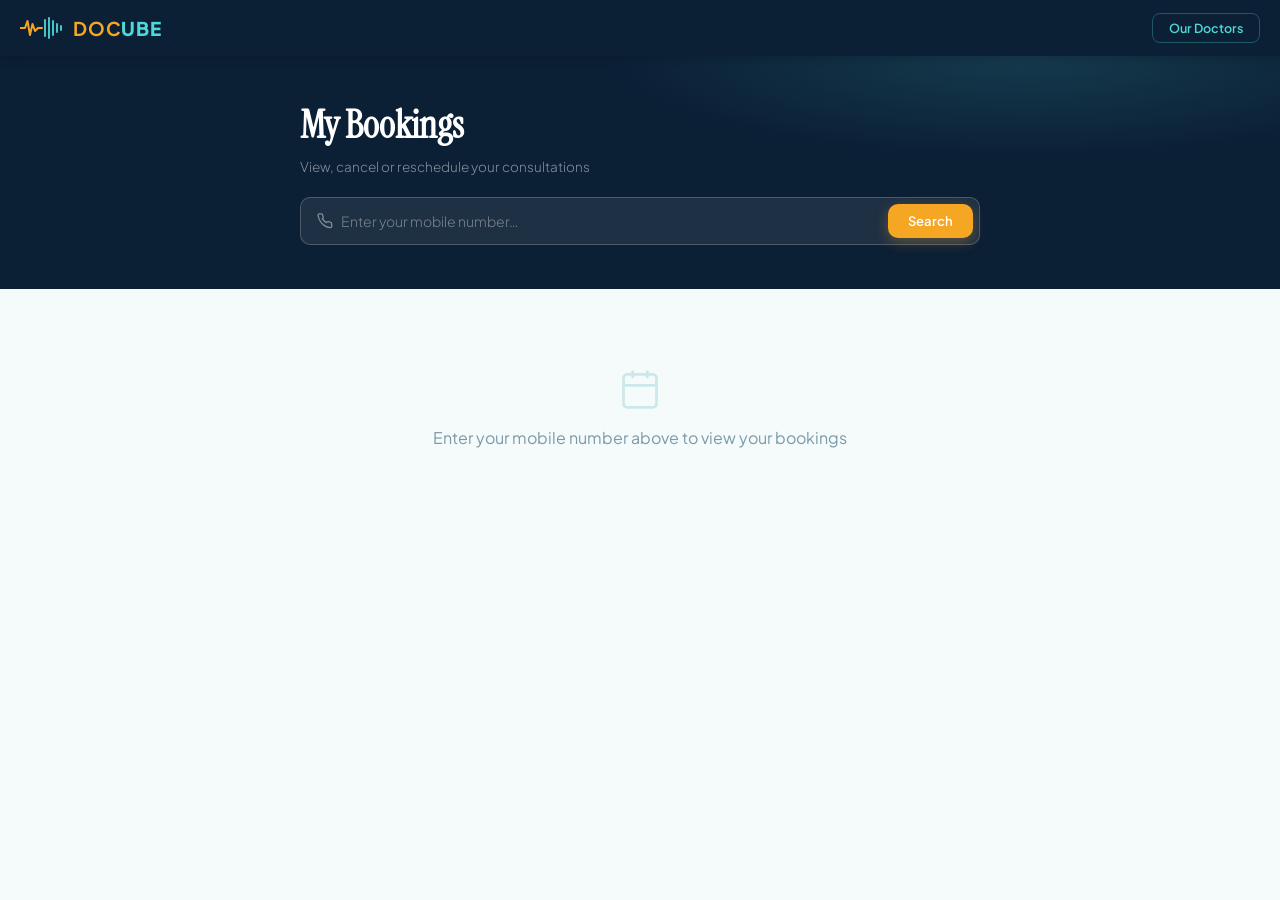
<file: patient-history.html>
<!DOCTYPE html>
<html lang="en">
<head>
<meta charset="UTF-8">
<meta name="viewport" content="width=device-width, initial-scale=1.0">
<title>Docube — My Bookings</title>
<link href="https://fonts.googleapis.com/css2?family=Plus+Jakarta+Sans:wght@300;400;500;600;700;800&family=Instrument+Serif:ital@0;1&display=swap" rel="stylesheet">
<link rel="stylesheet" href="shared.css">
<style>
.ph-hero{background:var(--navy);padding:44px 20px;position:relative;overflow:hidden}
.ph-hero::before{content:'';position:absolute;inset:0;background:radial-gradient(ellipse 60% 80% at 80% 0%,rgba(77,217,217,.15) 0%,transparent 55%)}
.ph-hero-inner{position:relative;z-index:1;max-width:680px;margin:0 auto}
.ph-hero h1{font-family:'Instrument Serif',serif;font-size:clamp(26px,4vw,38px);color:#fff;margin-bottom:8px}
.ph-hero p{font-size:13.5px;color:rgba(255,255,255,.5);font-weight:300;margin-bottom:22px}
.ph-search-box{background:rgba(255,255,255,.08);border:1.5px solid rgba(255,255,255,.2);border-radius:var(--r-sm);padding:6px 6px 6px 16px;display:flex;gap:8px;align-items:center}
.ph-search-box input{flex:1;background:transparent;border:none;color:#fff;font-family:inherit;font-size:14px;outline:none;padding:8px 0}
.ph-search-box input::placeholder{color:rgba(255,255,255,.4)}
.ph-body{max-width:680px;margin:0 auto;padding:22px 20px 80px}
.ph-empty{text-align:center;padding:56px 20px;color:var(--text-muted)}
.ph-empty svg{width:44px;height:44px;color:var(--border);margin-bottom:12px}
.ph-card{background:#fff;border:1px solid var(--border-light);border-radius:var(--r);padding:20px 22px;margin-bottom:14px;box-shadow:var(--shadow-sm)}
.ph-card-head{display:flex;align-items:flex-start;justify-content:space-between;margin-bottom:10px;gap:10px;flex-wrap:wrap}
.ph-doc-name{font-size:15px;font-weight:700;color:var(--navy)}
.ph-doc-spec{font-size:12px;color:var(--text-muted);margin-top:2px}
.ph-meta{display:flex;flex-wrap:wrap;gap:10px;margin-bottom:14px}
.ph-meta-item{display:flex;align-items:center;gap:5px;font-size:12.5px;color:var(--text-mid)}
.ph-meta-item svg{width:13px;height:13px;color:var(--teal-dark)}
.ph-reason{font-size:12.5px;color:var(--text-muted);font-style:italic;margin-bottom:12px;padding:8px 12px;background:var(--cream);border-radius:6px;border-left:3px solid var(--border)}
.ph-actions{display:flex;gap:8px;flex-wrap:wrap;padding-top:12px;border-top:1px solid var(--border-light)}
.ph-actions .btn{padding:8px 18px;font-size:13px}
.badge-rescheduled{background:rgba(77,217,217,.15);color:var(--teal-dark);border:1px solid rgba(77,217,217,.3)}

/* Reschedule modal */
.modal-overlay{position:fixed;inset:0;background:rgba(11,31,53,.55);z-index:500;display:none;align-items:center;justify-content:center;padding:20px}
.modal-overlay.show{display:flex}
.modal{background:#fff;border-radius:var(--r);padding:28px;max-width:500px;width:100%;box-shadow:var(--shadow-lg);max-height:90vh;overflow-y:auto;position:relative}
.modal-title{font-family:'Instrument Serif',serif;font-size:22px;color:var(--navy);margin-bottom:4px}
.modal-sub{font-size:13px;color:var(--text-muted);margin-bottom:20px}
.modal-close{position:absolute;top:16px;right:16px;background:var(--cream);border:1px solid var(--border);border-radius:6px;padding:4px 10px;cursor:pointer;font-size:15px;color:var(--text-muted);font-family:inherit;line-height:1}
.cal-nav{display:flex;align-items:center;justify-content:space-between;margin-bottom:12px}
.cal-nav-btn{background:var(--cream);border:1px solid var(--border);border-radius:6px;padding:4px 12px;cursor:pointer;font-family:inherit;font-size:12.5px;color:var(--text-mid);transition:all .15s}
.cal-nav-btn:hover{border-color:var(--teal-dark);color:var(--teal-dark)}
.cal-month{font-size:13.5px;font-weight:700;color:var(--text)}
.cal-head{display:grid;grid-template-columns:repeat(7,1fr);gap:3px;margin-bottom:3px}
.cal-head .dh{font-size:9.5px;font-weight:700;color:var(--text-muted);text-align:center;padding:2px 0;letter-spacing:.04em}
.cal-grid{display:grid;grid-template-columns:repeat(7,1fr);gap:3px}
.date-btn{padding:7px 2px;text-align:center;border-radius:7px;cursor:pointer;font-family:inherit;font-size:12px;font-weight:500;border:1.5px solid transparent;background:var(--cream);color:var(--text);transition:all .13s;width:100%}
.date-btn:hover:not([disabled]){border-color:var(--teal-dark);background:var(--teal-pale)}
.date-btn.selected{background:var(--orange);color:#fff;border-color:var(--orange);font-weight:700}
.date-btn.today{border-color:var(--teal);color:var(--teal-dark);font-weight:700}
.date-btn[disabled]{opacity:.3;cursor:not-allowed}
.date-btn.empty{background:transparent;border:none;cursor:default}
.slot-grid{display:grid;grid-template-columns:repeat(auto-fill,minmax(82px,1fr));gap:6px;margin-top:10px}
.slot-btn{padding:8px 4px;text-align:center;border:1.5px solid var(--border);border-radius:7px;cursor:pointer;font-family:inherit;font-size:11.5px;font-weight:500;background:#fff;color:var(--text);transition:all .13s}
.slot-btn:hover:not(.unavail){border-color:var(--teal-dark);background:var(--teal-pale)}
.slot-btn.selected{background:var(--teal-dark);color:#fff;border-color:var(--teal-dark);font-weight:700}
.slot-btn.unavail{opacity:.3;cursor:not-allowed;text-decoration:line-through}
.rs-hint{font-size:12px;color:var(--text-muted);margin-top:8px}
@media(max-width:560px){.ph-card{padding:16px}}
</style>
</head>
<body>

<div class="toast" id="toast">
  <svg width="16" height="16" viewBox="0 0 24 24" fill="none" stroke="currentColor" stroke-width="2.5" stroke-linecap="round"><polyline points="20 6 9 17 4 12"/></svg>
  <span id="toastMsg"></span>
</div>

<!-- Reschedule Modal -->
<div class="modal-overlay" id="rsModal">
  <div class="modal">
    <button class="modal-close" onclick="closeRsModal()">✕</button>
    <div class="modal-title">Reschedule</div>
    <div class="modal-sub" id="rsModalSub"></div>
    <div class="cal-nav">
      <button class="cal-nav-btn" onclick="rsChangeMonth(-1)">← Prev</button>
      <div class="cal-month" id="rsCalMonth"></div>
      <button class="cal-nav-btn" onclick="rsChangeMonth(1)">Next →</button>
    </div>
    <div class="cal-head" id="rsCalHead"></div>
    <div class="cal-grid" id="rsCalGrid"></div>
    <div id="rsSlotWrap" style="margin-top:16px;display:none">
      <div style="font-size:12px;font-weight:700;color:var(--text-mid);letter-spacing:.05em;text-transform:uppercase;margin-bottom:8px" id="rsSlotDateLbl"></div>
      <p class="rs-hint" id="rsSlotLoading" style="display:none">Checking availability…</p>
      <div class="slot-grid" id="rsSlotGrid"></div>
    </div>
    <div style="display:flex;gap:10px;justify-content:flex-end;margin-top:20px;padding-top:16px;border-top:1px solid var(--border-light)">
      <button class="btn btn-ghost" onclick="closeRsModal()">Cancel</button>
      <button class="btn btn-orange" id="rsConfirmBtn" onclick="confirmReschedule()" disabled>Confirm Reschedule</button>
    </div>
  </div>
</div>

<nav class="topnav">
  <a class="nav-logo" href="index.html">
    <svg viewBox="0 0 44 22" fill="none">
      <polyline points="0,11 5,11 7.5,4 10,18 12.5,7 15,14 18,11 22,11" stroke="#F5A623" stroke-width="2" stroke-linecap="round" stroke-linejoin="round"/>
      <line x1="25" y1="3" x2="25" y2="19" stroke="#4DD9D9" stroke-width="1.8" stroke-linecap="round"/>
      <line x1="29" y1="1" x2="29" y2="21" stroke="#4DD9D9" stroke-width="1.8" stroke-linecap="round"/>
      <line x1="33" y1="4" x2="33" y2="18" stroke="#4DD9D9" stroke-width="1.8" stroke-linecap="round"/>
      <line x1="37" y1="7" x2="37" y2="15" stroke="#4DD9D9" stroke-width="1.8" stroke-linecap="round"/>
      <line x1="41" y1="9" x2="41" y2="13" stroke="#4DD9D9" stroke-width="1.8" stroke-linecap="round"/>
    </svg>
    <span class="nav-logo-text"><b>DOC</b>UBE</span>
  </a>
  <div class="nav-spacer"></div>
  <a class="nav-btn nav-btn-ghost" href="index.html">Our Doctors</a>
</nav>

<div class="ph-hero">
  <div class="ph-hero-inner">
    <h1>My Bookings</h1>
    <p>View, cancel or reschedule your consultations</p>
    <div class="ph-search-box">
      <svg width="16" height="16" viewBox="0 0 24 24" fill="none" stroke="rgba(255,255,255,.45)" stroke-width="2" stroke-linecap="round"><path d="M22 16.92v3a2 2 0 0 1-2.18 2 19.79 19.79 0 0 1-8.63-3.07A19.5 19.5 0 0 1 4.69 12a19.79 19.79 0 0 1-3.07-8.67A2 2 0 0 1 3.6 1.32h3a2 2 0 0 1 2 1.72c.127.96.361 1.903.7 2.81a2 2 0 0 1-.45 2.11L7.91 8.5a16 16 0 0 0 6 6l.94-.94a2 2 0 0 1 2.11-.45c.907.339 1.85.573 2.81.7A2 2 0 0 1 21.73 16z"/></svg>
      <input type="tel" id="ph_phone" placeholder="Enter your mobile number…" onkeydown="if(event.key==='Enter')loadHistory()">
      <button class="btn btn-orange" style="padding:9px 20px;font-size:13px" onclick="loadHistory()">Search</button>
    </div>
  </div>
</div>

<div class="ph-body fadein">
  <div id="phContent">
    <div class="ph-empty">
      <svg viewBox="0 0 24 24" fill="none" stroke="currentColor" stroke-width="1.5"><rect x="3" y="4" width="18" height="18" rx="2"/><line x1="16" y1="2" x2="16" y2="6"/><line x1="8" y1="2" x2="8" y2="6"/><line x1="3" y1="10" x2="21" y2="10"/></svg>
      <p>Enter your mobile number above to view your bookings</p>
    </div>
  </div>
</div>

<script src="shared.js"></script>
<script>
const DAY_NAMES = ['Sunday','Monday','Tuesday','Wednesday','Thursday','Friday','Saturday'];

async function loadHistory() {
  const phone = document.getElementById('ph_phone').value.trim();
  if (!phone) { toast('Enter your mobile number', 'error'); return; }
  const content = document.getElementById('phContent');
  content.innerHTML = '<div class="ph-empty"><div style="width:32px;height:32px;border:3px solid var(--border);border-top-color:var(--teal);border-radius:50%;animation:spin .7s linear infinite;margin:0 auto 12px"></div><p>Loading your bookings…</p></div>';
  try {
    const bookings = await sbGet('bookings', `select=*&patient_phone=eq.${encodeURIComponent(phone)}&order=preferred_date.desc,preferred_time.desc`);
    if (!bookings.length) {
      content.innerHTML = '<div class="ph-empty"><svg viewBox="0 0 24 24" fill="none" stroke="currentColor" stroke-width="1.5"><rect x="3" y="4" width="18" height="18" rx="2"/><line x1="16" y1="2" x2="16" y2="6"/><line x1="8" y1="2" x2="8" y2="6"/><line x1="3" y1="10" x2="21" y2="10"/></svg><p>No bookings found for this number.</p></div>';
      return;
    }
    renderBookings(bookings);
  } catch(e) {
    content.innerHTML = '<div class="ph-empty"><p>Could not load bookings. Please try again.</p></div>';
  }
}

function renderBookings(bookings) {
  const content = document.getElementById('phContent');
  const upcoming = bookings.filter(b => b.status !== 'cancelled');
  const cancelled = bookings.filter(b => b.status === 'cancelled');
  let html = '';
  if (upcoming.length) {
    html += `<div style="font-size:12px;font-weight:700;color:var(--text-mid);letter-spacing:.06em;text-transform:uppercase;margin-bottom:12px">Upcoming & Recent</div>`;
    html += upcoming.map(b => bookingCard(b)).join('');
  }
  if (cancelled.length) {
    html += `<div style="font-size:12px;font-weight:700;color:var(--text-mid);letter-spacing:.06em;text-transform:uppercase;margin:20px 0 12px">Cancelled</div>`;
    html += cancelled.map(b => bookingCard(b)).join('');
  }
  content.innerHTML = html;
}

function bookingCard(b) {
  const canAct = b.status !== 'cancelled';
  const d = new Date(b.preferred_date + 'T00:00:00');
  return `<div class="ph-card">
    <div class="ph-card-head">
      <div>
        <div class="ph-doc-name">${b.doctor_name}</div>
        <div class="ph-doc-spec">${(b.docube_center || '').replace('Docube Healthcare – ', 'Docube ')}</div>
      </div>
      <span class="badge badge-${b.status}">${b.status}</span>
    </div>
    <div class="ph-meta">
      <div class="ph-meta-item">
        <svg viewBox="0 0 24 24" fill="none" stroke="currentColor" stroke-width="2" stroke-linecap="round"><rect x="3" y="4" width="18" height="18" rx="2"/><line x1="16" y1="2" x2="16" y2="6"/><line x1="8" y1="2" x2="8" y2="6"/><line x1="3" y1="10" x2="21" y2="10"/></svg>
        <span>${d.toLocaleDateString('en-IN', { weekday:'short', day:'numeric', month:'short', year:'numeric' })}</span>
      </div>
      <div class="ph-meta-item">
        <svg viewBox="0 0 24 24" fill="none" stroke="currentColor" stroke-width="2" stroke-linecap="round"><circle cx="12" cy="12" r="10"/><polyline points="12 6 12 12 16 14"/></svg>
        <span>${formatTime(b.preferred_time)}</span>
      </div>
    </div>
    ${b.reason ? `<div class="ph-reason">"${b.reason}"</div>` : ''}
    ${canAct ? `<div class="ph-actions">
      <button class="btn btn-ghost" onclick="openReschedule('${b.id}','${b.doctor_id}','${b.doctor_name}','${b.preferred_date}','${b.preferred_time}')">
        <svg viewBox="0 0 24 24" fill="none" stroke="currentColor" stroke-width="2" stroke-linecap="round" width="14" height="14"><path d="M23 4v6h-6"/><path d="M1 20v-6h6"/><path d="M3.51 9a9 9 0 0 1 14.85-3.36L23 10M1 14l4.64 4.36A9 9 0 0 0 20.49 15"/></svg>
        Reschedule
      </button>
      <button class="btn btn-ghost" style="color:var(--error);border-color:rgba(224,82,82,.3)" onclick="cancelBooking('${b.id}')">
        <svg viewBox="0 0 24 24" fill="none" stroke="currentColor" stroke-width="2" stroke-linecap="round" width="14" height="14"><line x1="18" y1="6" x2="6" y2="18"/><line x1="6" y1="6" x2="18" y2="18"/></svg>
        Cancel
      </button>
    </div>` : ''}
  </div>`;
}

async function cancelBooking(id) {
  if (!confirm('Are you sure you want to cancel this booking?')) return;
  try {
    await sbPatch('bookings', `id=eq.${id}`, { status: 'cancelled' });
    toast('Booking cancelled.');
    loadHistory();
  } catch(e) { toast('Could not cancel. Try again.', 'error'); }
}

// ── RESCHEDULE ──
let rsBookingId, rsDocId, rsDocHours, rsCalYear, rsCalMonth, rsSelectedDate, rsSelectedTime;

async function openReschedule(bookingId, docId, docName, currentDate, currentTime) {
  rsBookingId = bookingId; rsDocId = docId;
  rsSelectedDate = null; rsSelectedTime = null;
  document.getElementById('rsModalSub').textContent = `Rescheduling with ${docName} (currently ${currentDate} at ${formatTime(currentTime)})`;
  document.getElementById('rsSlotWrap').style.display = 'none';
  document.getElementById('rsConfirmBtn').disabled = true;
  const now = new Date(); rsCalYear = now.getFullYear(); rsCalMonth = now.getMonth();
  try {
    const docs = await sbGet('doctor_profiles', `id=eq.${docId}&select=consultation_hours`);
    rsDocHours = docs[0]?.consultation_hours || [];
  } catch(e) { rsDocHours = []; }
  buildRsCalendar();
  document.getElementById('rsModal').classList.add('show');
}

function closeRsModal() { document.getElementById('rsModal').classList.remove('show'); }

function rsChangeMonth(dir) {
  rsCalMonth += dir;
  if (rsCalMonth > 11) { rsCalMonth = 0; rsCalYear++; }
  if (rsCalMonth < 0) { rsCalMonth = 11; rsCalYear--; }
  buildRsCalendar();
}

function buildRsCalendar() {
  const dn = ['Sun','Mon','Tue','Wed','Thu','Fri','Sat'];
  document.getElementById('rsCalHead').innerHTML = dn.map(d => `<div class="dh">${d}</div>`).join('');
  document.getElementById('rsCalMonth').textContent = new Date(rsCalYear, rsCalMonth, 1).toLocaleDateString('en-IN', { month: 'long', year: 'numeric' });
  const today = new Date(); today.setHours(0,0,0,0);
  const firstDay = new Date(rsCalYear, rsCalMonth, 1).getDay();
  const dim = new Date(rsCalYear, rsCalMonth + 1, 0).getDate();
  const closedSet = new Set((rsDocHours || []).filter(h => h.closed).map(h => h.day));
  let html = '';
  for (let i = 0; i < firstDay; i++) html += `<button class="date-btn empty" disabled></button>`;
  for (let d = 1; d <= dim; d++) {
    const date = new Date(rsCalYear, rsCalMonth, d);
    const dayName = DAY_NAMES[date.getDay()];
    const isPast = date < today;
    const isClosed = closedSet.has(dayName);
    const isToday = date.toDateString() === today.toDateString();
    const ds = `${rsCalYear}-${String(rsCalMonth+1).padStart(2,'0')}-${String(d).padStart(2,'0')}`;
    const cls = (isPast || isClosed) ? 'disabled' : (rsSelectedDate === ds ? 'selected' : (isToday ? 'today' : ''));
    html += `<button class="date-btn ${cls}" onclick="rsSelectDate('${ds}','${dayName}',this)" ${(isPast || isClosed) ? 'disabled' : ''}>${d}</button>`;
  }
  document.getElementById('rsCalGrid').innerHTML = html;
}

async function rsSelectDate(ds, dayName, btn) {
  document.querySelectorAll('#rsCalGrid .date-btn').forEach(b => b.classList.remove('selected'));
  btn.classList.add('selected');
  rsSelectedDate = ds; rsSelectedTime = null;
  document.getElementById('rsConfirmBtn').disabled = true;
  const dh = (rsDocHours || []).find(h => h.day === dayName);
  const wrap = document.getElementById('rsSlotWrap');
  document.getElementById('rsSlotDateLbl').textContent = new Date(ds + 'T00:00:00').toLocaleDateString('en-IN', { weekday: 'long', day: 'numeric', month: 'long' });
  wrap.style.display = 'block';
  document.getElementById('rsSlotLoading').style.display = 'block';
  document.getElementById('rsSlotGrid').innerHTML = '';
  let bookedTimes = [];
  try {
    const ex = await sbGet('bookings', `select=preferred_time&doctor_id=eq.${rsDocId}&preferred_date=eq.${ds}&status=neq.cancelled&id=neq.${rsBookingId}`);
    bookedTimes = ex.map(b => b.preferred_time);
  } catch(e) {}
  document.getElementById('rsSlotLoading').style.display = 'none';
  const slots = genSlots(dh?.open || '09:00', dh?.close || '17:00');
  document.getElementById('rsSlotGrid').innerHTML = slots.map(t => {
    const bk = bookedTimes.includes(t);
    return `<button class="slot-btn${bk ? ' unavail' : ''}" ${bk ? 'disabled' : `onclick="rsSelectSlot('${t}',this)"`}>${formatTime(t)}</button>`;
  }).join('');
}

function rsSelectSlot(t, btn) {
  document.querySelectorAll('#rsSlotGrid .slot-btn').forEach(b => b.classList.remove('selected'));
  btn.classList.add('selected');
  rsSelectedTime = t;
  document.getElementById('rsConfirmBtn').disabled = false;
}

async function confirmReschedule() {
  if (!rsSelectedDate || !rsSelectedTime) return;
  const btn = document.getElementById('rsConfirmBtn');
  btn.textContent = 'Saving…'; btn.disabled = true;
  try {
    await sbPatch('bookings', `id=eq.${rsBookingId}`, { preferred_date: rsSelectedDate, preferred_time: rsSelectedTime, status: 'rescheduled' });
    toast('Booking rescheduled!');
    closeRsModal();
    loadHistory();
  } catch(e) {
    toast('Could not reschedule. Try again.', 'error');
    btn.textContent = 'Confirm Reschedule'; btn.disabled = false;
  }
}

function genSlots(open, close) {
  const s = []; let [oh, om] = open.split(':').map(Number);
  const [ch, cm] = close.split(':').map(Number);
  const cMin = ch * 60 + cm;
  while (oh * 60 + om < cMin) {
    s.push(`${String(oh).padStart(2,'0')}:${String(om).padStart(2,'0')}`);
    om += 30; if (om >= 60) { oh++; om -= 60; }
  }
  return s;
}

// Auto-load if phone in URL
const urlPhone = new URLSearchParams(location.search).get('phone');
if (urlPhone) { document.getElementById('ph_phone').value = urlPhone; loadHistory(); }
</script>
</body>
</html>
</file>
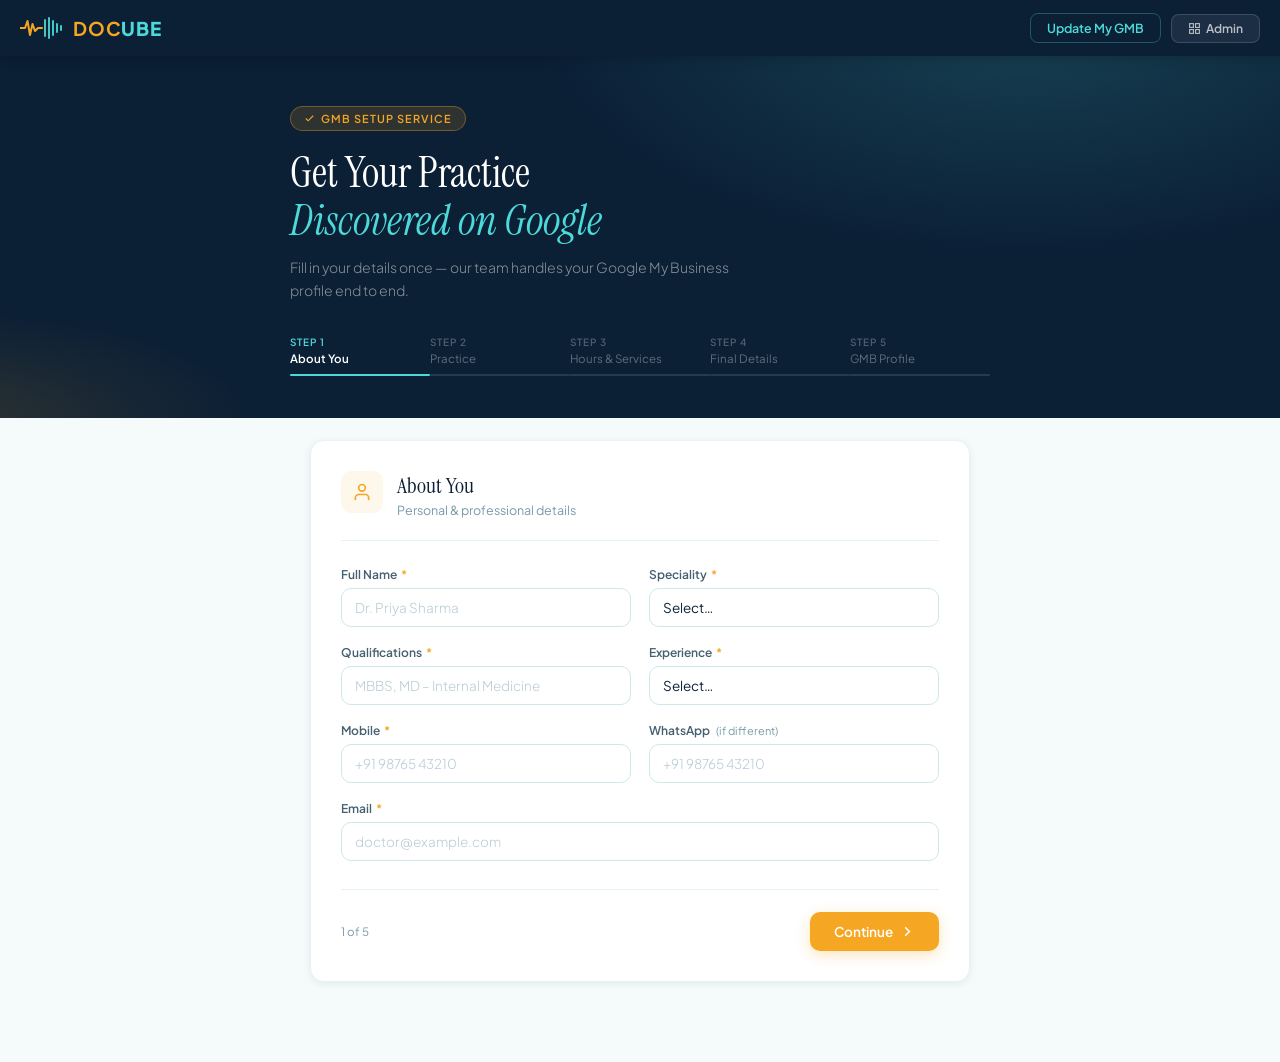
<file: profile.html>
<!DOCTYPE html>
<html lang="en">
<head>
<meta charset="UTF-8">
<meta name="viewport" content="width=device-width, initial-scale=1.0">
<title>Docube — Doctor Profile</title>
<link href="https://fonts.googleapis.com/css2?family=Plus+Jakarta+Sans:wght@300;400;500;600;700;800&family=Instrument+Serif:ital@0;1&display=swap" rel="stylesheet">
<link rel="stylesheet" href="shared.css">
<style>
.prof-hero{background:var(--navy);position:relative;overflow:hidden;padding:44px 20px 0}
.prof-hero::before{content:'';position:absolute;inset:0;background:radial-gradient(ellipse 60% 100% at 90% 0%,rgba(77,217,217,.15) 0%,transparent 55%),radial-gradient(ellipse 40% 60% at 0% 100%,rgba(245,166,35,.1) 0%,transparent 50%)}
.prof-hero-inner{position:relative;z-index:1;max-width:860px;margin:0 auto;display:flex;align-items:flex-end;gap:24px;flex-wrap:wrap}
.prof-avatar{width:96px;height:96px;border-radius:50%;background:linear-gradient(135deg,var(--teal-pale),rgba(77,217,217,.4));border:3px solid var(--orange);display:flex;align-items:center;justify-content:center;flex-shrink:0;font-family:'Instrument Serif',serif;font-size:36px;color:var(--navy)}
.prof-info{padding-bottom:22px;flex:1;min-width:180px}
.prof-spec-tag{display:inline-block;background:rgba(245,166,35,.15);border:1px solid rgba(245,166,35,.3);color:var(--orange);font-size:11px;font-weight:600;letter-spacing:.07em;text-transform:uppercase;padding:4px 12px;border-radius:20px;margin-bottom:10px}
.prof-name{font-family:'Instrument Serif',serif;font-size:clamp(24px,4vw,36px);color:#fff;line-height:1.1;margin-bottom:6px}
.prof-quals{font-size:13px;color:rgba(255,255,255,.5);font-weight:300}
.prof-meta{display:flex;flex-wrap:wrap;gap:7px;margin-top:12px}
.pmeta-item{display:inline-flex;align-items:center;gap:5px;font-size:12px;color:rgba(255,255,255,.6);background:rgba(255,255,255,.07);border:1px solid rgba(255,255,255,.1);border-radius:6px;padding:5px 10px}
.pmeta-item svg{width:13px;height:13px;color:var(--teal)}
.prof-body{max-width:860px;margin:0 auto;padding:22px 20px 80px;display:grid;grid-template-columns:1fr 310px;gap:22px;align-items:start}
@media(max-width:720px){.prof-body{grid-template-columns:1fr}}
.prof-sec{background:#fff;border:1px solid var(--border-light);border-radius:var(--r);padding:24px;box-shadow:var(--shadow-sm);margin-bottom:18px}
.prof-sec-t{font-size:12.5px;font-weight:700;color:var(--text-mid);letter-spacing:.06em;text-transform:uppercase;margin-bottom:14px;display:flex;align-items:center;gap:8px}
.prof-sec-t::after{content:'';flex:1;height:1px;background:var(--border-light)}
.srv-tags{display:flex;flex-wrap:wrap;gap:7px}
.srv-tag{background:var(--teal-pale);border:1px solid var(--border);border-radius:6px;padding:4px 11px;font-size:12px;color:var(--text-mid)}
.hours-tbl{width:100%;border-collapse:collapse}
.hours-tbl tr td{padding:6px 0;font-size:13px;border-bottom:1px solid var(--border-light)}
.hours-tbl tr:last-child td{border-bottom:none}
.hours-tbl .dc{color:var(--text-mid);font-weight:600;width:90px}
.closed-badge{background:#fff1f1;color:#e05252;font-size:11px;font-weight:600;padding:2px 7px;border-radius:4px}
.book-card{background:var(--navy);border-radius:var(--r);padding:26px;box-shadow:var(--shadow-lg);position:sticky;top:76px}
.book-card-title{font-family:'Instrument Serif',serif;font-size:20px;color:#fff;margin-bottom:3px}
.book-card-sub{font-size:12px;color:rgba(255,255,255,.4);margin-bottom:20px}
.fee-row{display:flex;align-items:center;justify-content:space-between;background:rgba(77,217,217,.1);border:1px solid rgba(77,217,217,.2);border-radius:var(--r-sm);padding:11px 13px;margin-bottom:16px}
.fee-label{font-size:12px;color:rgba(255,255,255,.5)}
.fee-val{font-size:16px;font-weight:700;color:var(--teal)}
.contact-row{display:flex;align-items:center;gap:8px;margin-top:12px;padding-top:12px;border-top:1px solid rgba(255,255,255,.08)}
.contact-row svg{width:14px;height:14px;color:var(--teal);flex-shrink:0}
.contact-row a{font-size:12.5px;color:rgba(255,255,255,.6);text-decoration:none}
.contact-row a:hover{color:var(--teal)}
.prof-share{display:flex;align-items:center;gap:7px;background:rgba(255,255,255,.06);border:1px solid rgba(255,255,255,.12);border-radius:8px;padding:9px 13px;margin-top:14px;cursor:pointer;transition:all .16s}
.prof-share:hover{background:rgba(255,255,255,.1)}
.prof-share-txt{font-size:12px;color:rgba(255,255,255,.6);flex:1}
.prof-share svg{width:14px;height:14px;color:var(--teal)}
.not-found{text-align:center;padding:80px 20px;color:var(--text-muted)}
.not-found h2{font-family:'Instrument Serif',serif;font-size:28px;color:var(--navy);margin-bottom:10px}
@media(max-width:560px){.prof-hero-inner{flex-direction:column;align-items:flex-start}.book-card{position:static}}
</style>
</head>
<body>

<div class="toast" id="toast">
  <svg width="16" height="16" viewBox="0 0 24 24" fill="none" stroke="currentColor" stroke-width="2.5" stroke-linecap="round"><polyline points="20 6 9 17 4 12"/></svg>
  <span id="toastMsg">Done</span>
</div>

<nav class="topnav">
  <a class="nav-logo" href="index.html">
    <svg viewBox="0 0 44 22" fill="none">
      <polyline points="0,11 5,11 7.5,4 10,18 12.5,7 15,14 18,11 22,11" stroke="#F5A623" stroke-width="2" stroke-linecap="round" stroke-linejoin="round"/>
      <line x1="25" y1="3" x2="25" y2="19" stroke="#4DD9D9" stroke-width="1.8" stroke-linecap="round"/>
      <line x1="29" y1="1" x2="29" y2="21" stroke="#4DD9D9" stroke-width="1.8" stroke-linecap="round"/>
      <line x1="33" y1="4" x2="33" y2="18" stroke="#4DD9D9" stroke-width="1.8" stroke-linecap="round"/>
      <line x1="37" y1="7" x2="37" y2="15" stroke="#4DD9D9" stroke-width="1.8" stroke-linecap="round"/>
      <line x1="41" y1="9" x2="41" y2="13" stroke="#4DD9D9" stroke-width="1.8" stroke-linecap="round"/>
    </svg>
    <span class="nav-logo-text"><b>DOC</b>UBE</span>
  </a>
  <div class="nav-spacer"></div>
  <a class="nav-btn nav-btn-ghost" href="index.html">Our Doctors</a>
  <a class="nav-btn nav-btn-admin" href="admin.html">
    <svg width="13" height="13" viewBox="0 0 24 24" fill="none" stroke="currentColor" stroke-width="2" stroke-linecap="round"><rect x="3" y="3" width="7" height="7"/><rect x="14" y="3" width="7" height="7"/><rect x="14" y="14" width="7" height="7"/><rect x="3" y="14" width="7" height="7"/></svg>
    Admin
  </a>
  <a class="nav-btn nav-btn-orange" href="onboard.html">GMB Onboarding</a>
</nav>

<div id="profileContent"></div>

<script src="shared.js"></script>
<script>
async function loadProfile() {
  const params = new URLSearchParams(location.search);
  const id = params.get('doctor');
  if (!id) { location.href = 'index.html'; return; }

  // Check if logged-in doctor owns this profile
  let loggedInDoctor = null;
  try { loggedInDoctor = JSON.parse(localStorage.getItem('docube_doctor')); } catch(e) {}
  const isOwner = loggedInDoctor && loggedInDoctor.id === id;

  try {
    const docs = await sbGet('doctor_profiles', `select=*&id=eq.${id}`);
    if (!docs.length) {
      document.getElementById('profileContent').innerHTML = `
        <div class="not-found fadein">
          <h2>Doctor not found</h2>
          <p>This profile may have been removed.</p>
          <a href="index.html" class="btn btn-orange" style="margin-top:20px;display:inline-flex">← Back to Doctors</a>
        </div>`;
      return;
    }
    const d = docs[0];
    document.title = `Docube — ${d.full_name}`;
    renderProfile(d, isOwner);
  } catch(e) {
    document.getElementById('profileContent').innerHTML = '<div class="not-found"><p>Could not load profile.</p></div>';
  }
}

function renderProfile(d, isOwner = false) {
  // Parse JSON-stringified fields
  const tryParse = (val, fallback) => {
    if (!val) return fallback;
    if (typeof val === 'object') return val;
    try { return JSON.parse(val); } catch(e) { return fallback; }
  };
  d.consultation_hours = tryParse(d.consultation_hours, []);
  d.services           = tryParse(d.services, []);
  d.languages          = tryParse(d.languages, []);
  d.docube_centers     = tryParse(d.docube_centers, d.docube_center ? [d.docube_center] : []);

  const centers = getCenters(d);

  const metaHTML = [
    centers.length ? `<span class="pmeta-item"><svg viewBox="0 0 24 24" fill="none" stroke="currentColor" stroke-width="2" stroke-linecap="round"><path d="M21 10c0 7-9 13-9 13s-9-6-9-13a9 9 0 0 1 18 0z"/><circle cx="12" cy="10" r="3"/></svg>${centers.map(c=>c.replace('Docube Healthcare – ','Docube ')).join(' · ')}</span>` : '',
    d.appointment_type ? `<span class="pmeta-item"><svg viewBox="0 0 24 24" fill="none" stroke="currentColor" stroke-width="2" stroke-linecap="round"><rect x="3" y="4" width="18" height="18" rx="2"/><line x1="16" y1="2" x2="16" y2="6"/><line x1="8" y1="2" x2="8" y2="6"/><line x1="3" y1="10" x2="21" y2="10"/></svg>${d.appointment_type}</span>` : '',
    d.fee_range ? `<span class="pmeta-item"><svg viewBox="0 0 24 24" fill="none" stroke="currentColor" stroke-width="2" stroke-linecap="round"><line x1="12" y1="1" x2="12" y2="23"/><path d="M17 5H9.5a3.5 3.5 0 0 0 0 7h5a3.5 3.5 0 0 1 0 7H6"/></svg>${d.fee_range}</span>` : '',
    isOwner ? `<span class="badge badge-${d.gmb_status === 'live' ? 'live' : 'pending'}">${d.gmb_status === 'live' ? 'GMB Live' : 'GMB Pending'}</span>` : '',
  ].filter(Boolean).join('');

  const hoursHTML = d.consultation_hours.map(h =>
    `<tr><td class="dc">${h.day.slice(0,3)}</td><td>${h.closed ? '<span class="closed-badge">Closed</span>' : `${h.open} – ${h.close}`}</td></tr>`
  ).join('');

  // GMB section — only show if data exists
  const gmbInfoHTML = (d.gmb_full_name || d.gmb_qualifications || d.gmb_experience || d.gmb_speciality || d.gmb_home_visits || d.gmb_service_area || d.existing_gmb || d.gmb_existing_link) ? `
    <div class="prof-sec">
      <div class="prof-sec-t">GMB Profile Details</div>
      <table style="width:100%;border-collapse:collapse;font-size:13px">
        ${d.gmb_full_name ? `<tr><td style="color:var(--text-muted);padding:5px 0;width:140px;font-weight:600">Name on Google</td><td style="padding:5px 0;color:var(--text)">${d.gmb_full_name}</td></tr>` : ''}
        ${d.gmb_qualifications ? `<tr><td style="color:var(--text-muted);padding:5px 0;font-weight:600">Qualifications</td><td style="padding:5px 0;color:var(--text)">${d.gmb_qualifications}</td></tr>` : ''}
        ${d.gmb_experience ? `<tr><td style="color:var(--text-muted);padding:5px 0;font-weight:600">Experience</td><td style="padding:5px 0;color:var(--text)">${d.gmb_experience}</td></tr>` : ''}
        ${d.gmb_speciality ? `<tr><td style="color:var(--text-muted);padding:5px 0;font-weight:600">GMB Speciality</td><td style="padding:5px 0;color:var(--text)">${d.gmb_speciality}</td></tr>` : ''}
        ${d.gmb_home_visits ? `<tr><td style="color:var(--text-muted);padding:5px 0;font-weight:600">Home Visits</td><td style="padding:5px 0;color:var(--text)">${d.gmb_home_visits}</td></tr>` : ''}
        ${d.gmb_service_area ? `<tr><td style="color:var(--text-muted);padding:5px 0;font-weight:600">Service Area</td><td style="padding:5px 0;color:var(--text)">${d.gmb_service_area}</td></tr>` : ''}
        ${d.existing_gmb ? `<tr><td style="color:var(--text-muted);padding:5px 0;font-weight:600">Existing GMB</td><td style="padding:5px 0;color:var(--text)">${d.existing_gmb}</td></tr>` : ''}
        ${d.gmb_existing_link ? `<tr><td style="color:var(--text-muted);padding:5px 0;font-weight:600">GMB Link</td><td style="padding:5px 0"><a href="${d.gmb_existing_link}" target="_blank" style="color:var(--teal-dark);word-break:break-all">${d.gmb_existing_link}</a></td></tr>` : ''}
        ${d.gmb_access_confirmed ? `<tr><td style="color:var(--text-muted);padding:5px 0;font-weight:600">Access</td><td style="padding:5px 0;color:var(--text)">${d.gmb_access_confirmed === 'done' ? '✓ Access already given' : 'Will give access after submission'}</td></tr>` : ''}
      </table>
    </div>` : '';

  const notesHTML = d.notes ? `
    <div class="prof-sec">
      <div class="prof-sec-t">Notes for Docube Team</div>
      <p style="font-size:13.5px;color:var(--text-mid);line-height:1.65">${d.notes}</p>
    </div>` : '';

  document.getElementById('profileContent').innerHTML = `
    <div class="prof-hero fadein">
      <div class="prof-hero-inner">
        <div class="prof-avatar">${initials(d.full_name)}</div>
        <div class="prof-info">
          <div class="prof-spec-tag">${d.speciality}</div>
          <div class="prof-name">${d.full_name}</div>
          <div class="prof-quals">${d.qualifications} · ${d.experience}</div>
          <div class="prof-meta">${metaHTML}</div>
        </div>
      </div>
      ${isOwner ? `<div style="position:relative;z-index:1;max-width:860px;margin:16px auto 0;padding:0 20px 20px;display:flex;align-items:center;gap:10px;flex-wrap:wrap">
        <div style="display:inline-flex;align-items:center;gap:7px;background:rgba(77,217,217,.15);border:1px solid rgba(77,217,217,.3);border-radius:8px;padding:8px 14px;font-size:12.5px;color:var(--teal)">
          <svg viewBox="0 0 24 24" fill="none" stroke="currentColor" stroke-width="2" stroke-linecap="round" width="13" height="13"><path d="M20 21v-2a4 4 0 0 0-4-4H8a4 4 0 0 0-4 4v2"/><circle cx="12" cy="7" r="4"/></svg>
          You're viewing your own profile
        </div>
        <a href="doctor-dash.html" style="display:inline-flex;align-items:center;gap:6px;background:var(--orange);color:#fff;padding:7px 16px;border-radius:8px;font-size:12.5px;font-weight:600;text-decoration:none">
          <svg viewBox="0 0 24 24" fill="none" stroke="currentColor" stroke-width="2.5" stroke-linecap="round" width="13" height="13"><path d="M11 4H4a2 2 0 0 0-2 2v14a2 2 0 0 0 2 2h14a2 2 0 0 0 2-2v-7"/><path d="M18.5 2.5a2.121 2.121 0 0 1 3 3L12 15l-4 1 1-4 9.5-9.5z"/></svg>
          Edit Profile
        </a>
        <a href="doctor-dash.html" onclick="localStorage.setItem('docube_dash_tab','gmb')" style="display:inline-flex;align-items:center;gap:6px;background:rgba(255,255,255,.1);color:rgba(255,255,255,.8);padding:7px 16px;border-radius:8px;font-size:12.5px;font-weight:600;text-decoration:none;border:1px solid rgba(255,255,255,.2)">
          <svg viewBox="0 0 24 24" fill="none" stroke="currentColor" stroke-width="2" stroke-linecap="round" width="13" height="13"><circle cx="12" cy="12" r="10"/><line x1="2" y1="12" x2="22" y2="12"/><path d="M12 2a15.3 15.3 0 0 1 4 10 15.3 15.3 0 0 1-4 10 15.3 15.3 0 0 1-4-10 15.3 15.3 0 0 1 4-10z"/></svg>
          Request GMB Change
        </a>
      </div>` : ''}
    </div>
    <div class="prof-body fadein">
      <div>
        ${d.bio ? `<div class="prof-sec"><div class="prof-sec-t">About</div><p style="font-size:14px;color:var(--text-mid);line-height:1.7">${d.bio}</p></div>` : ''}

        <div class="prof-sec">
          <div class="prof-sec-t">Services & Conditions</div>
          <div class="srv-tags">${d.services.map(s=>`<span class="srv-tag">${s}</span>`).join('') || '<span style="color:var(--text-muted);font-size:13px">Not specified</span>'}</div>
        </div>

        <div class="prof-sec">
          <div class="prof-sec-t">Consultation Hours</div>
          <table class="hours-tbl">${hoursHTML}</table>
        </div>

        <div class="prof-sec">
          <div class="prof-sec-t">Languages</div>
          <div class="srv-tags">${d.languages.map(l=>`<span class="srv-tag">${l}</span>`).join('') || '—'}</div>
        </div>

        ${isOwner ? gmbInfoHTML : ''}
        ${isOwner ? notesHTML : ''}
      </div>
      <div>
        ${isOwner ? `
        <div style="background:#fff;border:1px solid var(--border-light);border-radius:var(--r);padding:18px 20px;box-shadow:var(--shadow-sm);margin-bottom:16px">
          <div style="font-size:12px;font-weight:700;color:var(--text-mid);letter-spacing:.05em;text-transform:uppercase;margin-bottom:12px">Your Profile</div>
          <a href="doctor-dash.html" class="btn btn-teal" style="width:100%;justify-content:center;margin-bottom:8px">
            <svg viewBox="0 0 24 24" fill="none" stroke="currentColor" stroke-width="2" stroke-linecap="round" width="15" height="15"><path d="M11 4H4a2 2 0 0 0-2 2v14a2 2 0 0 0 2 2h14a2 2 0 0 0 2-2v-7"/><path d="M18.5 2.5a2.121 2.121 0 0 1 3 3L12 15l-4 1 1-4 9.5-9.5z"/></svg>
            Edit My Profile
          </a>
          <a href="doctor-dash.html#gmb" class="btn btn-ghost" style="width:100%;justify-content:center;font-size:13px" onclick="localStorage.setItem('docube_dash_tab','gmb')">
            <svg viewBox="0 0 24 24" fill="none" stroke="currentColor" stroke-width="2" stroke-linecap="round" width="14" height="14"><circle cx="12" cy="12" r="10"/><line x1="2" y1="12" x2="22" y2="12"/><path d="M12 2a15.3 15.3 0 0 1 4 10 15.3 15.3 0 0 1-4 10 15.3 15.3 0 0 1-4-10 15.3 15.3 0 0 1 4-10z"/></svg>
            Request GMB Change
          </a>
        </div>` : ''}
        <div class="book-card">
          <div class="book-card-title">Book Consultation</div>
          ${centers.length > 1 ? `
          <div style="margin-bottom:14px">
            <div style="font-size:11px;font-weight:700;color:rgba(255,255,255,.4);letter-spacing:.06em;text-transform:uppercase;margin-bottom:8px">Select Center</div>
            <div style="display:flex;flex-direction:column;gap:6px" id="centerPicker">
              ${centers.map((c,i) => `
                <label style="display:flex;align-items:center;gap:8px;padding:9px 12px;background:rgba(255,255,255,.06);border:1.5px solid ${i===0?'rgba(77,217,217,.4)':'rgba(255,255,255,.1)'};border-radius:8px;cursor:pointer" onclick="pickCenter(this,'${c}')">
                  <input type="radio" name="bookCenter" value="${c}" ${i===0?'checked':''} style="display:none">
                  <span style="width:14px;height:14px;border-radius:50%;border:2px solid ${i===0?'var(--teal)':'rgba(255,255,255,.3)'};display:flex;align-items:center;justify-content:center;flex-shrink:0" class="center-radio-dot">${i===0?'<span style="width:6px;height:6px;border-radius:50%;background:var(--teal);display:block"></span>':''}</span>
                  <span style="font-size:12.5px;color:rgba(255,255,255,.8)">${c.replace('Docube Healthcare – ','')}</span>
                </label>`).join('')}
            </div>
          </div>` : `<div class="book-card-sub" style="margin-bottom:14px">${centers[0]?.replace('Docube Healthcare – ','Docube ') || 'Docube Healthcare'}</div>`}
          <div class="fee-row"><span class="fee-label">Consultation Fee</span><span class="fee-val">${d.fee_range || '—'}</span></div>
          <a href="booking.html?doctor=${d.id}" id="bookBtn" class="btn btn-orange btn-lg" style="width:100%;justify-content:center">Book Appointment →</a>
          ${d.clinic_phone || d.phone ? `<div class="contact-row"><svg viewBox="0 0 24 24" fill="none" stroke="currentColor" stroke-width="2" stroke-linecap="round"><path d="M22 16.92v3a2 2 0 0 1-2.18 2 19.79 19.79 0 0 1-8.63-3.07A19.5 19.5 0 0 1 4.69 12a19.79 19.79 0 0 1-3.07-8.67A2 2 0 0 1 3.6 1.32h3a2 2 0 0 1 2 1.72c.127.96.361 1.903.7 2.81a2 2 0 0 1-.45 2.11L7.91 8.5a16 16 0 0 0 6 6l.94-.94a2 2 0 0 1 2.11-.45c.907.339 1.85.573 2.81.7A2 2 0 0 1 21.73 16z"/></svg><a href="tel:${d.clinic_phone||d.phone}">${d.clinic_phone||d.phone}</a></div>` : ''}
          ${d.whatsapp ? `<div class="contact-row"><svg viewBox="0 0 24 24" fill="none" stroke="currentColor" stroke-width="2" stroke-linecap="round"><path d="M21 11.5a8.38 8.38 0 0 1-.9 3.8 8.5 8.5 0 0 1-7.6 4.7 8.38 8.38 0 0 1-3.8-.9L3 21l1.9-5.7a8.38 8.38 0 0 1-.9-3.8 8.5 8.5 0 0 1 4.7-7.6 8.38 8.38 0 0 1 3.8-.9h.5a8.48 8.48 0 0 1 8 8v.5z"/></svg><a href="https://wa.me/${d.whatsapp.replace(/\D/g,'')}" target="_blank">${d.whatsapp}</a></div>` : ''}
          ${d.email ? `<div class="contact-row"><svg viewBox="0 0 24 24" fill="none" stroke="currentColor" stroke-width="2" stroke-linecap="round"><path d="M4 4h16c1.1 0 2 .9 2 2v12c0 1.1-.9 2-2 2H4c-1.1 0-2-.9-2-2V6c0-1.1.9-2 2-2z"/><polyline points="22,6 12,13 2,6"/></svg><a href="mailto:${d.email}">${d.email}</a></div>` : ''}
          <div class="prof-share" onclick="shareProfile()">
            <span class="prof-share-txt">Share doctor profile link</span>
            <svg viewBox="0 0 24 24" fill="none" stroke="currentColor" stroke-width="2" stroke-linecap="round"><circle cx="18" cy="5" r="3"/><circle cx="6" cy="12" r="3"/><circle cx="18" cy="19" r="3"/><line x1="8.59" y1="13.51" x2="15.42" y2="17.49"/><line x1="15.41" y1="6.51" x2="8.59" y2="10.49"/></svg>
          </div>
        </div>
      </div>
    </div>`;
}

function getCenters(d) {
  if (d.docube_centers && d.docube_centers.length) return d.docube_centers;
  if (d.docube_center) return [d.docube_center];
  return [];
}

function pickCenter(el, center) {
  // Update radio styles
  document.querySelectorAll('#centerPicker label').forEach(l => {
    l.style.borderColor = 'rgba(255,255,255,.1)';
    l.querySelector('.center-radio-dot').innerHTML = '';
    l.querySelector('.center-radio-dot').style.borderColor = 'rgba(255,255,255,.3)';
  });
  el.style.borderColor = 'rgba(77,217,217,.4)';
  el.querySelector('.center-radio-dot').innerHTML = '<span style="width:6px;height:6px;border-radius:50%;background:var(--teal);display:block"></span>';
  el.querySelector('.center-radio-dot').style.borderColor = 'var(--teal)';
  el.querySelector('input').checked = true;
  // Update book link
  const docId = new URLSearchParams(location.search).get('doctor');
  document.getElementById('bookBtn').href = `booking.html?doctor=${docId}&center=${encodeURIComponent(center)}`;
}

function shareProfile() {
  navigator.clipboard.writeText(location.href).then(() => toast('Profile link copied!')).catch(() => toast('Copy: ' + location.href));
}

loadProfile();
</script>
</body>
</html>
</file>
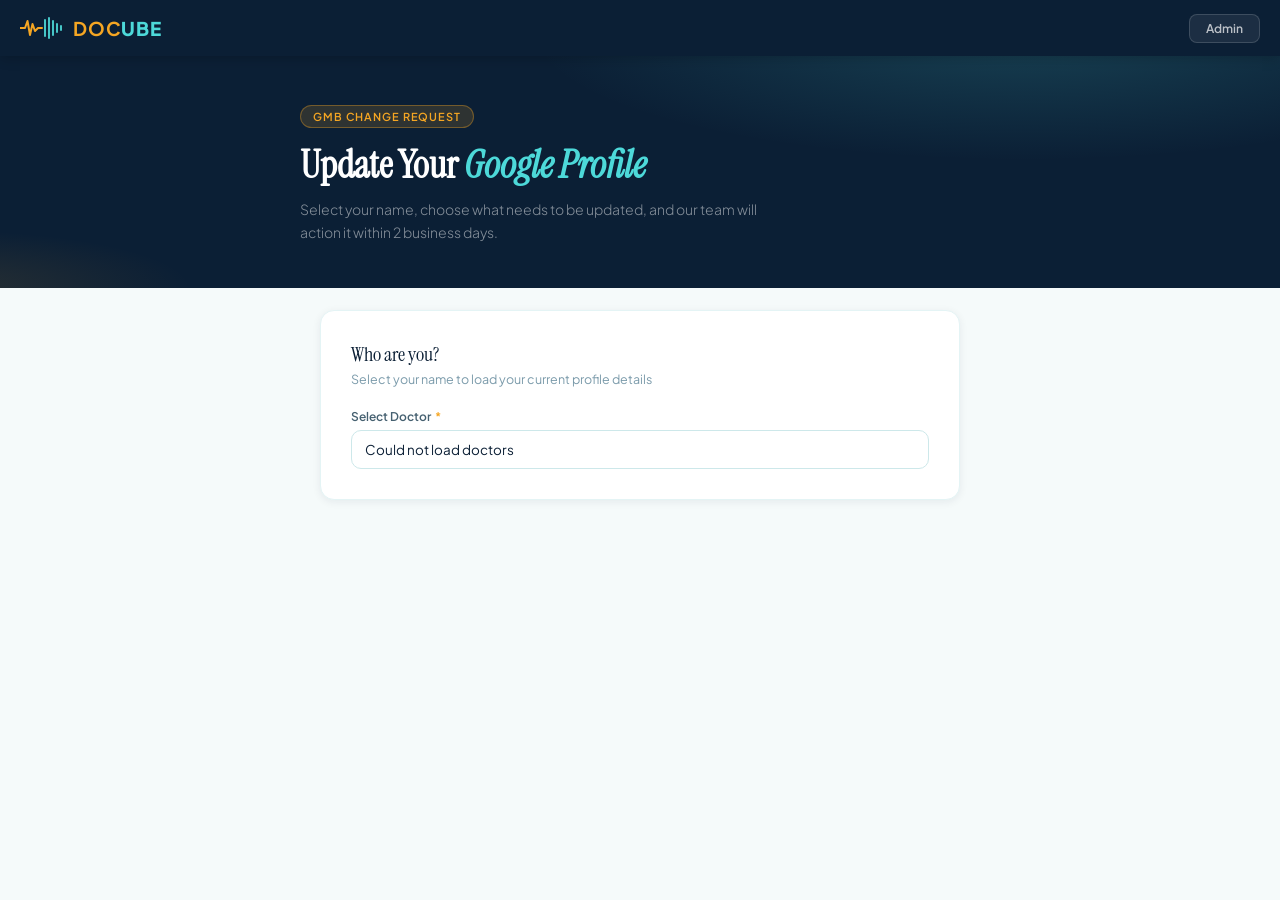
<file: ticket.html>
<!DOCTYPE html>
<html lang="en">
<head>
<meta charset="UTF-8">
<meta name="viewport" content="width=device-width, initial-scale=1.0">
<title>Docube — GMB Change Request</title>
<link href="https://fonts.googleapis.com/css2?family=Plus+Jakarta+Sans:wght@300;400;500;600;700;800&family=Instrument+Serif:ital@0;1&display=swap" rel="stylesheet">
<link rel="stylesheet" href="shared.css">
<style>
.tk-hero{background:var(--navy);padding:48px 20px 44px;position:relative;overflow:hidden}
.tk-hero::before{content:'';position:absolute;inset:0;background:radial-gradient(ellipse 70% 100% at 80% -10%,rgba(77,217,217,.18) 0%,transparent 55%),radial-gradient(ellipse 40% 50% at -5% 100%,rgba(245,166,35,.12) 0%,transparent 50%)}
.tk-hero-inner{position:relative;z-index:1;max-width:680px;margin:0 auto}
.tk-badge{display:inline-flex;align-items:center;gap:6px;background:rgba(245,166,35,.15);border:1px solid rgba(245,166,35,.35);color:var(--orange);font-size:11px;font-weight:600;letter-spacing:.08em;text-transform:uppercase;padding:4px 12px;border-radius:20px;margin-bottom:16px}
.tk-hero h1{font-family:'Instrument Serif',serif;font-size:clamp(26px,4vw,38px);color:#fff;line-height:1.15;margin-bottom:10px}
.tk-hero h1 i{color:var(--teal);font-style:italic}
.tk-hero p{font-size:14px;color:rgba(255,255,255,.5);font-weight:300;line-height:1.65;max-width:480px}
.tk-body{max-width:680px;margin:0 auto;padding:0 20px 80px}
.tk-card{background:#fff;border:1px solid var(--border-light);border-radius:var(--r);padding:30px;margin-top:22px;box-shadow:var(--shadow-sm)}
.tk-card-title{font-family:'Instrument Serif',serif;font-size:20px;color:var(--navy);margin-bottom:4px}
.tk-card-sub{font-size:12.5px;color:var(--text-muted);margin-bottom:22px}

/* Current value display */
.current-val-box{background:var(--cream);border:1px solid var(--border-light);border-radius:var(--r-sm);padding:12px 15px;margin-bottom:8px}
.current-val-label{font-size:11px;font-weight:700;color:var(--text-muted);letter-spacing:.05em;text-transform:uppercase;margin-bottom:4px}
.current-val{font-size:13.5px;color:var(--text);font-weight:500}

/* Hours grid */
.hours-wrap{display:grid;gap:7px}
.hour-row{display:grid;grid-template-columns:80px 1fr 12px 1fr 86px;align-items:center;gap:7px;padding:8px 12px;background:var(--cream);border:1px solid var(--border-light);border-radius:var(--r-sm)}
@media(max-width:560px){.hour-row{grid-template-columns:1fr;gap:5px}}
.day-lbl{font-size:12px;font-weight:600;color:var(--text)}
.hr-sep{text-align:center;color:var(--text-muted);font-size:11px}
.closed-w{display:flex;align-items:center;gap:5px;justify-content:flex-end}
.closed-lbl{font-size:11px;color:var(--text-muted);white-space:nowrap}
input[type=checkbox]{width:14px;height:14px;accent-color:var(--teal-dark);cursor:pointer}
.hour-row.is-closed input[type=time]{opacity:.3;pointer-events:none}

/* Chips */
.chips{display:grid;grid-template-columns:repeat(auto-fill,minmax(150px,1fr));gap:7px}
.chips.langs{grid-template-columns:repeat(auto-fill,minmax(110px,1fr))}
.chip{display:flex;align-items:center;gap:8px;padding:8px 12px;border:1.5px solid var(--border);border-radius:var(--r-sm);cursor:pointer;transition:all .15s;background:#fff;user-select:none}
.chip:hover,.chip.on{border-color:var(--teal-dark);background:var(--teal-pale)}
.chip-box{width:16px;height:16px;border:1.5px solid var(--border);border-radius:4px;display:flex;align-items:center;justify-content:center;flex-shrink:0;pointer-events:none;transition:all .15s}
.chip.on .chip-box{background:var(--teal-dark);border-color:var(--teal-dark)}
.chip-ck{display:none;pointer-events:none}
.chip.on .chip-ck{display:block}
.chip-lbl{font-size:12.5px;color:var(--text);pointer-events:none}

.loading-spinner{width:28px;height:28px;border:3px solid var(--border);border-top-color:var(--teal);border-radius:50%;animation:spin .7s linear infinite;margin:0 auto}
@keyframes spin{to{transform:rotate(360deg)}}
</style>
</head>
<body>

<div class="toast" id="toast">
  <svg width="16" height="16" viewBox="0 0 24 24" fill="none" stroke="currentColor" stroke-width="2.5" stroke-linecap="round"><polyline points="20 6 9 17 4 12"/></svg>
  <span id="toastMsg"></span>
</div>

<nav class="topnav">
  <a class="nav-logo" href="index.html">
    <svg viewBox="0 0 44 22" fill="none">
      <polyline points="0,11 5,11 7.5,4 10,18 12.5,7 15,14 18,11 22,11" stroke="#F5A623" stroke-width="2" stroke-linecap="round" stroke-linejoin="round"/>
      <line x1="25" y1="3" x2="25" y2="19" stroke="#4DD9D9" stroke-width="1.8" stroke-linecap="round"/>
      <line x1="29" y1="1" x2="29" y2="21" stroke="#4DD9D9" stroke-width="1.8" stroke-linecap="round"/>
      <line x1="33" y1="4" x2="33" y2="18" stroke="#4DD9D9" stroke-width="1.8" stroke-linecap="round"/>
      <line x1="37" y1="7" x2="37" y2="15" stroke="#4DD9D9" stroke-width="1.8" stroke-linecap="round"/>
      <line x1="41" y1="9" x2="41" y2="13" stroke="#4DD9D9" stroke-width="1.8" stroke-linecap="round"/>
    </svg>
    <span class="nav-logo-text"><b>DOC</b>UBE</span>
  </a>
  <div class="nav-spacer"></div>
  <a class="nav-btn nav-btn-admin" href="admin.html">Admin</a>
</nav>

<div class="tk-hero">
  <div class="tk-hero-inner">
    <div class="tk-badge">GMB Change Request</div>
    <h1>Update Your <i>Google Profile</i></h1>
    <p>Select your name, choose what needs to be updated, and our team will action it within 2 business days.</p>
  </div>
</div>

<div class="tk-body fadein">
  <div class="tk-card">
    <div class="tk-card-title">Who are you?</div>
    <div class="tk-card-sub">Select your name to load your current profile details</div>
    <div class="fg one">
      <div class="f">
        <label class="lbl">Select Doctor <span class="req">*</span></label>
        <select id="doctorSelect" onchange="onDoctorChange()">
          <option value="">Loading doctors…</option>
        </select>
      </div>
    </div>
  </div>

  <!-- Change type card — shown after doctor selected -->
  <div class="tk-card" id="typeCard" style="display:none">
    <div class="tk-card-title">What needs to change?</div>
    <div class="tk-card-sub">Select the type of update — we'll show your current value and let you enter the new one</div>
    <div class="f">
      <label class="lbl">Request Type <span class="req">*</span></label>
      <select id="requestType" onchange="onTypeChange()">
        <option value="">Select request type…</option>
        <option value="business_name">Business Name</option>
        <option value="phone">Phone Number</option>
        <option value="hours">Working Hours</option>
        <option value="services">Services / Conditions Treated</option>
        <option value="languages">Languages</option>
        <option value="bio">About / Bio</option>
        <option value="fee">Consultation Fee</option>
        <option value="photos">Add / Update Photos</option>
        <option value="other">Other</option>
      </select>
    </div>
  </div>

  <!-- Dynamic change fields -->
  <div class="tk-card" id="changeCard" style="display:none">
    <div class="tk-card-title" id="changeCardTitle">Update</div>
    <div class="tk-card-sub">Your current value is shown below. Fill in what you'd like it changed to.</div>
    <div id="changeFields"></div>
    <div class="form-nav" style="margin-top:24px;padding-top:20px;border-top:1px solid var(--border-light)">
      <span></span>
      <button class="btn btn-teal btn-lg" id="submitBtn" onclick="submitTicket()">
        <span id="submitTxt">Submit Request</span>
        <div class="spinner" id="submitSpinner"></div>
        <svg id="submitIcon" viewBox="0 0 24 24" fill="none" stroke="currentColor" stroke-width="2.5" stroke-linecap="round" width="15" height="15"><polyline points="20 6 9 17 4 12"/></svg>
      </button>
    </div>
  </div>

  <!-- Success -->
  <div class="success-card" id="tkSuccess">
    <div class="success-ring"><svg viewBox="0 0 24 24" fill="none" stroke="currentColor" stroke-width="2.5" stroke-linecap="round"><polyline points="20 6 9 17 4 12"/></svg></div>
    <div class="success-h">Request Submitted!</div>
    <p class="success-p">The Docube team will review and action your GMB change within <strong>2 business days</strong>.</p>
    <button class="success-cta" onclick="resetForm()">Submit Another Request</button>
  </div>
</div>

<script src="shared.js"></script>
<script>
const DAYS = ['Monday','Tuesday','Wednesday','Thursday','Friday','Saturday','Sunday'];
const SERVICES_BY_SPEC = {
  'General Physician / Family Medicine':['General Consultation','Fever & Infections','Diabetes Management','Hypertension','Thyroid Disorders','Preventive Health Checkup','Chronic Disease Management','Vaccinations','Nutrition & Diet Advice','Respiratory Illness','Anaemia','Lifestyle Disorders'],
  'Obstetrics & Gynaecology':['Antenatal Care','Postnatal Care','Normal Delivery','C-Section','PCOD / PCOS','Menstrual Disorders','Infertility Evaluation','Menopause Management','Pap Smear','Ultrasound Scan','Family Planning','Gynaecological Surgeries'],
  'Dermatology & Cosmetology':['Acne & Pimples','Hair Loss Treatment','Skin Allergy','Eczema & Psoriasis','Chemical Peel','Laser Hair Removal','PRP Therapy','Anti-Ageing Treatments','Pigmentation','Wart & Mole Removal','Vitiligo','Nail Disorders'],
  'Orthopaedics':['Knee Pain','Back & Spine Pain','Joint Replacement','Sports Injuries','Fracture Treatment','Arthritis Management','Shoulder Pain','Physiotherapy Referral','Bone Density Testing','Ligament Repair','Disc Problems','Orthopaedic Surgery'],
  'Neurology':['Headache & Migraine','Epilepsy','Stroke Management','Parkinson\'s Disease','Memory Disorders','Multiple Sclerosis','Neuropathy','Vertigo & Dizziness','Sleep Disorders','EEG','Nerve Conduction Study','Dementia'],
  'Cardiology':['Chest Pain Evaluation','ECG','Echocardiography','Hypertension Management','Heart Failure','Arrhythmia','Coronary Artery Disease','Cholesterol Management','TMT / Stress Test','Pacemaker Follow-up','Cardiac Rehabilitation','Preventive Cardiology'],
  'ENT Specialist':['Ear Pain & Infections','Hearing Loss','Sinusitis','Tonsillitis','Nasal Polyps','Voice & Speech Problems','Tinnitus','Vertigo','Sleep Apnoea','Adenoid Problems','Throat Infections','ENT Surgery'],
  'Psychiatry & Mental Health':['Depression & Anxiety','OCD','Bipolar Disorder','Schizophrenia','ADHD','Addiction & De-addiction','Stress Management','Cognitive Behavioural Therapy','Child & Adolescent Psychiatry','Sleep Disorders','PTSD','Psychological Counselling'],
  'Respiratory Medicine':['Asthma','COPD','Breathlessness','Chronic Cough','Pulmonary Function Test','Sleep Apnoea','Tuberculosis','Lung Infections','Allergy Testing','Nebulisation','Oxygen Therapy','Bronchoscopy'],
  'Gastroenterology':['Acidity & GERD','IBS','Liver Disease','Colonoscopy','Endoscopy','Crohn\'s Disease','Jaundice','Hepatitis','Constipation','Abdominal Pain','Fatty Liver','Colon Cancer Screening'],
  'Paediatrics':['Well Baby Checkup','Vaccination','Growth & Development','Fever in Children','Newborn Care','Child Nutrition','Paediatric Allergies','Asthma in Children','ADHD in Children','Ear Infections','Diarrhoea & Dehydration','Paediatric Surgery Referral'],
  'Dentistry':['Dental Checkup','Tooth Extraction','Root Canal Treatment','Teeth Cleaning','Braces & Aligners','Dental Implants','Cavity Filling','Gum Disease','Teeth Whitening','Crowns & Bridges','Wisdom Tooth','Paediatric Dentistry'],
  'Physiotherapy':['Back & Neck Pain','Post-Surgery Rehabilitation','Sports Injury Rehab','Neurological Rehab','Joint Mobilisation','Electrotherapy','Dry Needling','Posture Correction','Shoulder & Knee Rehab','Stroke Rehab','Pelvic Floor Therapy','Home Physiotherapy'],
  'Oncology':['Cancer Screening','Chemotherapy','Radiation Therapy','Tumour Biopsy','Post-Cancer Rehabilitation','Palliative Care','Blood Cancer','Breast Cancer','Lung Cancer','Colon Cancer','Cervical Cancer','Bone Marrow Transplant'],
  'Radiology':['X-Ray','MRI Scan','CT Scan','Ultrasound','Mammography','Bone Density Scan','PET Scan','Interventional Radiology','Fluoroscopy','Doppler Study','Echocardiography Report','Nuclear Medicine'],
  'Other':['General Consultation','Preventive Health','Chronic Disease Management','Vaccinations','Health Checkup','Lab Tests','Diagnostic Scans','Follow-up Consultation']
};
const DEFAULT_SERVICES = ['General Consultation','Preventive Health','Chronic Disease Management','Vaccinations','Health Checkup','Lab Tests','Diagnostic Scans','Follow-up Consultation'];
const LANGS = ['English','Kannada','Hindi','Tamil','Telugu','Malayalam'];
const FEES = ['Under ₹300','₹300–₹600','₹600–₹1000','₹1000–₹1500','Above ₹1500','Prefer not to say'];

let allDoctors = [];
let selectedDoctor = null;

const tryParse = (val, fb) => {
  if (!val) return fb;
  if (typeof val === 'object') return val;
  try { return JSON.parse(val); } catch(e) { return fb; }
};

// ── LOAD DOCTORS ──
async function loadDoctors() {
  try {
    allDoctors = await sbGet('doctor_profiles', 'select=*&order=full_name.asc');
    const sel = document.getElementById('doctorSelect');
    sel.innerHTML = '<option value="">Select your name…</option>' +
      allDoctors.map(d => `<option value="${d.id}">${d.full_name} — ${(d.docube_center||'').replace('Docube Healthcare – ','')}</option>`).join('');
  } catch(e) {
    document.getElementById('doctorSelect').innerHTML = '<option value="">Could not load doctors</option>';
  }
}

// ── DOCTOR SELECTED ──
function onDoctorChange() {
  const id = document.getElementById('doctorSelect').value;
  selectedDoctor = allDoctors.find(d => d.id === id) || null;
  document.getElementById('typeCard').style.display = selectedDoctor ? 'block' : 'none';
  document.getElementById('changeCard').style.display = 'none';
  document.getElementById('requestType').value = '';
  document.getElementById('changeFields').innerHTML = '';
}

// ── TYPE SELECTED ──
function onTypeChange() {
  const type = document.getElementById('requestType').value;
  if (!type || !selectedDoctor) { document.getElementById('changeCard').style.display = 'none'; return; }
  const d = selectedDoctor;
  const hours = tryParse(d.consultation_hours, []);
  const services = tryParse(d.services, []);
  const langs = tryParse(d.languages, []);
  const titles = {
    business_name: 'Update Business Name',
    phone: 'Update Phone Number',
    hours: 'Update Working Hours',
    services: 'Update Services',
    languages: 'Update Languages',
    bio: 'Update About / Bio',
    fee: 'Update Consultation Fee',
    photos: 'Add / Update Photos',
    other: 'Other Change'
  };
  document.getElementById('changeCardTitle').textContent = titles[type];
  document.getElementById('changeCard').style.display = 'block';
  document.getElementById('changeFields').innerHTML = buildFields(type, d, hours, services, langs);
  // Wire chips
  document.querySelectorAll('#changeFields .chip').forEach(c => {
    c.addEventListener('click', e => { e.preventDefault(); c.classList.toggle('on'); });
  });
  // Wire hours
  DAYS.forEach(day => {
    const cb = document.getElementById(`nh-hx-${day}`);
    if (cb) cb.addEventListener('change', () => {
      document.getElementById(`nh-hr-${day}`)?.classList.toggle('is-closed', cb.checked);
    });
  });
  document.getElementById('changeCard').scrollIntoView({ behavior: 'smooth', block: 'nearest' });
}

function buildFields(type, d, hours, services, langs) {
  switch(type) {
    case 'business_name': return `
      <div class="current-val-box"><div class="current-val-label">Current Name</div><div class="current-val">${d.full_name || '—'}</div></div>
      <div class="f" style="margin-top:12px">
        <label class="lbl">New Business Name <span class="req">*</span></label>
        <input type="text" id="new_business_name" placeholder="e.g. Dr. Priya Sharma – Dermatologist" value="${d.full_name||''}">
      </div>
      <div class="f" style="margin-top:12px">
        <label class="lbl">Additional Notes <span class="opt">(optional)</span></label>
        <textarea id="new_notes" rows="2" placeholder="Any specific instructions for the Docube team…"></textarea>
      </div>`;

    case 'phone': return `
      <div class="current-val-box"><div class="current-val-label">Current Phone</div><div class="current-val">${d.clinic_phone || d.phone || '—'}</div></div>
      <div class="f" style="margin-top:12px">
        <label class="lbl">New Phone Number <span class="req">*</span></label>
        <input type="tel" id="new_phone" placeholder="+91 98765 43210">
      </div>`;

    case 'hours': return `
      <div class="current-val-box" style="margin-bottom:14px">
        <div class="current-val-label">Current Hours</div>
        <table style="width:100%;border-collapse:collapse;margin-top:6px">
          ${hours.map(h => `<tr><td style="font-size:12.5px;font-weight:600;color:var(--text-mid);padding:3px 0;width:80px">${h.day.slice(0,3)}</td><td style="font-size:12.5px;color:var(--text)">${h.closed ? '<span style="color:#e05252">Closed</span>' : `${h.open} – ${h.close}`}</td></tr>`).join('')}
        </table>
      </div>
      <div class="f">
        <label class="lbl">New Consultation Hours <span class="req">*</span></label>
        <p class="f-hint" style="margin-bottom:8px">Update the days and times below</p>
        <div class="hours-wrap" id="newHoursWrap">${buildHoursWrap(hours)}</div>
      </div>`;

    case 'services': {
      const specServices = SERVICES_BY_SPEC[d.speciality] || DEFAULT_SERVICES;
      return `
        <div class="current-val-box" style="margin-bottom:14px">
          <div class="current-val-label">Currently Listed Services</div>
          <div style="display:flex;flex-wrap:wrap;gap:5px;margin-top:6px">${services.map(s => `<span style="background:var(--teal-pale);border:1px solid var(--border);border-radius:5px;padding:2px 9px;font-size:12px;color:var(--text-mid)">${s}</span>`).join('') || '<span style="font-size:12.5px;color:var(--text-muted)">None set</span>'}</div>
        </div>
        <div class="f">
          <label class="lbl">New Services Selection <span class="req">*</span></label>
          <p class="f-hint" style="margin-bottom:8px">Select all that apply</p>
          <div class="chips" id="newServicesChips">
            ${specServices.map(s => `<label class="chip${services.includes(s)?' on':''}" data-value="${s}"><div class="chip-box"><svg class="chip-ck" width="9" height="9" viewBox="0 0 24 24" fill="none" stroke="white" stroke-width="3.5" stroke-linecap="round"><polyline points="20 6 9 17 4 12"/></svg></div><span class="chip-lbl">${s}</span></label>`).join('')}
          </div>
        </div>`;
    }

    case 'languages': return `
      <div class="current-val-box" style="margin-bottom:14px">
        <div class="current-val-label">Current Languages</div>
        <div style="display:flex;flex-wrap:wrap;gap:5px;margin-top:6px">${langs.map(l => `<span style="background:var(--teal-pale);border:1px solid var(--border);border-radius:5px;padding:2px 9px;font-size:12px;color:var(--text-mid)">${l}</span>`).join('') || '<span style="font-size:12.5px;color:var(--text-muted)">None set</span>'}</div>
      </div>
      <div class="f">
        <label class="lbl">New Languages <span class="req">*</span></label>
        <div class="chips langs" id="newLangsChips" style="margin-top:8px">
          ${LANGS.map(l => `<label class="chip${langs.includes(l)?' on':''}" data-value="${l}"><div class="chip-box"><svg class="chip-ck" width="9" height="9" viewBox="0 0 24 24" fill="none" stroke="white" stroke-width="3.5" stroke-linecap="round"><polyline points="20 6 9 17 4 12"/></svg></div><span class="chip-lbl">${l}</span></label>`).join('')}
        </div>
      </div>`;

    case 'bio': return `
      <div class="current-val-box" style="margin-bottom:14px">
        <div class="current-val-label">Current Bio</div>
        <div class="current-val" style="font-size:13px;line-height:1.6">${d.bio || '—'}</div>
      </div>
      <div class="f">
        <label class="lbl">New Bio <span class="req">*</span></label>
        <textarea id="new_bio" rows="4" placeholder="2–3 sentences about your expertise and approach…">${d.bio||''}</textarea>
      </div>`;

    case 'fee': return `
      <div class="current-val-box" style="margin-bottom:14px">
        <div class="current-val-label">Current Fee Range</div>
        <div class="current-val">${d.fee_range || '—'}</div>
      </div>
      <div class="f">
        <label class="lbl">New Fee Range <span class="req">*</span></label>
        <div class="pills" id="newFeePills" style="margin-top:8px">
          ${FEES.map(f => `<label class="pill${d.fee_range===f?' on':''}" onclick="pickPill(this,'newFeePills')"><input type="radio" name="new_fee" value="${f}">${f}</label>`).join('')}
        </div>
      </div>`;

    case 'photos': return `
      <div class="f">
        <label class="lbl">What photos need updating? <span class="req">*</span></label>
        <textarea id="new_photos" rows="3" placeholder="Describe what photos you'd like added or updated (e.g. profile photo, clinic interior, signage)…"></textarea>
        <p class="f-hint" style="margin-top:5px">Our team will contact you to collect the actual photos.</p>
      </div>`;

    case 'other': return `
      <div class="f">
        <label class="lbl">Describe the change <span class="req">*</span></label>
        <textarea id="new_other" rows="4" placeholder="Describe exactly what needs to be changed on your Google Business Profile…"></textarea>
      </div>`;

    default: return '';
  }
}

function buildHoursWrap(existing) {
  return DAYS.map(d => {
    const ex = existing.find(h => h.day === d);
    const closed = ex ? ex.closed : d === 'Sunday';
    const open1 = ex?.open || '09:00';
    const close1 = ex?.close || '18:00';
    const hasSlot2 = !!(ex?.open2 && ex?.close2);
    return `<div class="hour-row${closed?' is-closed':''}${hasSlot2?' has-slot2':''}" id="nh-hr-${d}" style="background:var(--cream);border:1px solid var(--border-light);border-radius:var(--r-sm);padding:9px 12px;margin-bottom:5px">
      <div style="display:grid;grid-template-columns:72px 1fr 12px 1fr 86px auto;align-items:center;gap:7px">
        <div style="font-size:12px;font-weight:600;color:var(--text)">${d.slice(0,3)}</div>
        <input type="time" id="nh-ho-${d}" value="${open1}" ${closed?'tabindex="-1"':''}>
        <div style="text-align:center;color:var(--text-muted);font-size:11px">–</div>
        <input type="time" id="nh-hc-${d}" value="${close1}" ${closed?'tabindex="-1"':''}>
        <div style="display:flex;align-items:center;gap:5px;justify-content:flex-end">
          <input type="checkbox" id="nh-hx-${d}" ${closed?'checked':''} style="width:14px;height:14px;accent-color:var(--teal-dark)">
          <label style="font-size:11px;color:var(--text-muted)" for="nh-hx-${d}">Closed</label>
        </div>
        <button type="button" onclick="nhToggleSlot2('${d}')" id="nh-addslot-${d}" style="font-size:11px;color:var(--teal-dark);background:none;border:none;cursor:pointer;font-family:inherit;font-weight:600;text-decoration:underline;white-space:nowrap" ${closed?'style="display:none"':''}>+ Evening</button>
      </div>
      <div id="nh-slot2-${d}" style="display:${hasSlot2?'grid':'none'};grid-template-columns:72px 1fr 12px 1fr auto;align-items:center;gap:7px;margin-top:6px;padding-top:6px;border-top:1px dashed var(--border)">
        <div style="font-size:11px;color:var(--text-muted);font-style:italic">Slot 2</div>
        <input type="time" id="nh-ho2-${d}" value="${ex?.open2||'16:00'}">
        <div style="text-align:center;color:var(--text-muted);font-size:11px">–</div>
        <input type="time" id="nh-hc2-${d}" value="${ex?.close2||'21:00'}">
        <button type="button" onclick="nhRemoveSlot2('${d}')" style="color:#e05252;background:none;border:none;cursor:pointer;font-size:13px;padding:0">✕</button>
      </div>
    </div>`;
  }).join('');
}
function nhToggleSlot2(d) { document.getElementById(`nh-slot2-${d}`).style.display='grid'; document.getElementById(`nh-addslot-${d}`).style.display='none'; }
function nhRemoveSlot2(d) { document.getElementById(`nh-slot2-${d}`).style.display='none'; document.getElementById(`nh-addslot-${d}`).style.display=''; }

function pickPill(el, groupId) {
  document.querySelectorAll(`#${groupId} .pill`).forEach(p => p.classList.remove('on'));
  el.classList.add('on');
}

// ── GATHER NEW VALUE ──
function gatherNewValue(type) {
  const hours = tryParse(selectedDoctor.consultation_hours, []);
  const services = tryParse(selectedDoctor.services, []);
  const langs = tryParse(selectedDoctor.languages, []);

  switch(type) {
    case 'business_name': return {
      old: selectedDoctor.full_name,
      new: document.getElementById('new_business_name')?.value?.trim(),
      notes: document.getElementById('new_notes')?.value?.trim()
    };
    case 'phone': return {
      old: selectedDoctor.clinic_phone || selectedDoctor.phone,
      new: document.getElementById('new_phone')?.value?.trim()
    };
    case 'hours': return {
      old: hours,
      new: DAYS.map(d => {
        const slot2Visible = document.getElementById(`nh-slot2-${d}`)?.style.display === 'grid';
        return {
          day: d,
          open: document.getElementById(`nh-ho-${d}`)?.value || '09:00',
          close: document.getElementById(`nh-hc-${d}`)?.value || '18:00',
          closed: document.getElementById(`nh-hx-${d}`)?.checked || false,
          ...(slot2Visible && {
            open2: document.getElementById(`nh-ho2-${d}`)?.value || '16:00',
            close2: document.getElementById(`nh-hc2-${d}`)?.value || '21:00'
          })
        };
      })
    };
    case 'services': return {
      old: services,
      new: [...document.querySelectorAll('#newServicesChips .chip.on')].map(c => c.dataset.value)
    };
    case 'languages': return {
      old: langs,
      new: [...document.querySelectorAll('#newLangsChips .chip.on')].map(c => c.dataset.value)
    };
    case 'bio': return {
      old: selectedDoctor.bio,
      new: document.getElementById('new_bio')?.value?.trim()
    };
    case 'fee': return {
      old: selectedDoctor.fee_range,
      new: document.querySelector('input[name="new_fee"]:checked')?.value
    };
    case 'photos': return {
      old: null,
      new: document.getElementById('new_photos')?.value?.trim()
    };
    case 'other': return {
      old: null,
      new: document.getElementById('new_other')?.value?.trim()
    };
    default: return {};
  }
}

// ── SUBMIT ──
async function submitTicket() {
  if (!selectedDoctor) { toast('Select a doctor first', 'error'); return; }
  const type = document.getElementById('requestType').value;
  if (!type) { toast('Select a request type', 'error'); return; }
  const values = gatherNewValue(type);
  if (!values.new || (Array.isArray(values.new) && !values.new.length)) {
    toast('Please fill in the new value', 'error'); return;
  }
  const btn = document.getElementById('submitBtn');
  document.getElementById('submitTxt').textContent = 'Submitting…';
  document.getElementById('submitSpinner').style.display = 'block';
  document.getElementById('submitIcon').style.display = 'none';
  btn.disabled = true;
  const typeLabels = {
    business_name:'Update Business Name', phone:'Update Phone Number', hours:'Update Working Hours',
    services:'Update Services', languages:'Update Languages', bio:'Update About / Bio',
    fee:'Update Consultation Fee', photos:'Add / Update Photos', other:'Other'
  };
  try {
    await sbPost('gmb_tickets', {
      doctor_id: selectedDoctor.id,
      doctor_name: selectedDoctor.full_name,
      request_type: typeLabels[type] || type,
      description: values.notes || (typeof values.new === 'string' ? values.new : `Update requested`),
      old_value: JSON.stringify(values.old ?? null),
      new_value: JSON.stringify(values.new),
      status: 'open'
    });
    ['tk-card-1','typeCard','changeCard'].forEach(id => { const el = document.getElementById(id); if(el) el.style.display='none'; });
    document.querySelector('.tk-card').style.display = 'none';
    document.getElementById('typeCard').style.display = 'none';
    document.getElementById('changeCard').style.display = 'none';
    document.getElementById('tkSuccess').classList.add('show');
    window.scrollTo({ top: 0, behavior: 'smooth' });
  } catch(e) {
    toast('Submission failed: ' + e.message.slice(0,80), 'error');
    document.getElementById('submitTxt').textContent = 'Submit Request';
    document.getElementById('submitSpinner').style.display = 'none';
    document.getElementById('submitIcon').style.display = 'block';
    btn.disabled = false;
  }
}

function resetForm() {
  location.reload();
}

loadDoctors();
</script>
</body>
</html>
</file>
<file: shared.css>
:root {
  --orange: #F5A623; --orange-dark: #d48c0e; --orange-pale: rgba(245,166,35,0.09);
  --teal: #4DD9D9; --teal-dark: #2ababa; --teal-pale: #E8F9F9;
  --navy: #0b1f35; --navy-light: #12294a;
  --white: #fff; --cream: #f5fafa;
  --text: #0b1f35; --text-mid: #456070; --text-muted: #7a9aaa;
  --border: #cde8ea; --border-light: #e4f4f5;
  --error: #e05252; --success: #22c9a0;
  --shadow-sm: 0 2px 8px rgba(11,31,53,.07);
  --shadow: 0 6px 24px rgba(11,31,53,.10);
  --shadow-lg: 0 16px 48px rgba(11,31,53,.14);
  --r: 14px; --r-sm: 10px;
}
*, *::before, *::after { box-sizing: border-box; margin: 0; padding: 0; }
html { scroll-behavior: smooth; }
body { font-family: 'Plus Jakarta Sans', sans-serif; background: var(--cream); color: var(--text); min-height: 100vh; overflow-x: hidden; }

/* NAV */
.topnav { background: var(--navy); padding: 0 20px; height: 56px; display: flex; align-items: center; gap: 10px; position: sticky; top: 0; z-index: 200; box-shadow: 0 2px 12px rgba(0,0,0,.2); }
.nav-logo { display: flex; align-items: center; gap: 9px; text-decoration: none; cursor: pointer; }
.nav-logo svg { width: 44px; height: 22px; }
.nav-logo-text { font-size: 19px; font-weight: 800; letter-spacing: .04em; color: var(--teal); }
.nav-logo-text b { color: var(--orange); }
.nav-spacer { flex: 1; }
.nav-btn { padding: 6px 16px; border-radius: 8px; font-family: inherit; font-size: 12.5px; font-weight: 600; cursor: pointer; border: none; transition: all .18s; display: inline-flex; align-items: center; gap: 5px; text-decoration: none; }
.nav-btn-ghost { background: transparent; border: 1.5px solid rgba(77,217,217,.3); color: var(--teal); }
.nav-btn-ghost:hover { background: rgba(77,217,217,.1); }
.nav-btn-orange { background: var(--orange); color: #fff; }
.nav-btn-orange:hover { background: var(--orange-dark); }
.nav-btn-admin { background: rgba(255,255,255,.07); border: 1.5px solid rgba(255,255,255,.15); color: rgba(255,255,255,.7); font-size: 12px; }
.nav-btn-admin:hover { background: rgba(255,255,255,.12); color: #fff; }

/* TOAST */
.toast { position: fixed; bottom: 24px; right: 24px; background: var(--navy); color: #fff; padding: 12px 20px; border-radius: var(--r-sm); font-size: 13.5px; font-weight: 500; z-index: 999; display: none; align-items: center; gap: 8px; box-shadow: var(--shadow-lg); max-width: 320px; }
.toast.show { display: flex; }
.toast.success { background: #1a9f7e; }
.toast.error { background: #c43e3e; }

/* SHARED FIELDS */
.fg { display: grid; grid-template-columns: 1fr 1fr; gap: 18px; }
.fg.one { grid-template-columns: 1fr; }
@media(max-width:560px) { .fg { grid-template-columns: 1fr !important; } }
.f { display: flex; flex-direction: column; gap: 6px; }
.f.span2 { grid-column: 1 / -1; }
label.lbl { font-size: 12px; font-weight: 600; color: var(--text-mid); }
label.lbl .req { color: var(--orange); margin-left: 2px; }
label.lbl .opt { font-weight: 400; color: var(--text-muted); font-size: 11px; margin-left: 4px; }
input[type=text], input[type=email], input[type=tel], input[type=time], select, textarea {
  width: 100%; padding: 10px 13px; border: 1.5px solid var(--border); border-radius: var(--r-sm);
  font-family: inherit; font-size: 13.5px; color: var(--text); background: #fff;
  outline: none; transition: border-color .18s, box-shadow .18s; -webkit-appearance: none;
}
input:focus, select:focus, textarea:focus { border-color: var(--teal-dark); box-shadow: 0 0 0 3px rgba(77,217,217,.15); }
input.err, select.err, textarea.err { border-color: var(--error); }
textarea { resize: vertical; min-height: 80px; line-height: 1.55; }
select { cursor: pointer; }
input::placeholder, textarea::placeholder { color: #b8cdd4; font-weight: 300; }
.f-hint { font-size: 11px; color: var(--text-muted); }
.f-err { font-size: 11px; color: var(--error); display: none; }
.f-err.show { display: block; }

/* PILLS */
.pills { display: flex; flex-wrap: wrap; gap: 8px; }
.pill { display: inline-flex; align-items: center; gap: 6px; padding: 8px 15px; border: 1.5px solid var(--border); border-radius: 8px; cursor: pointer; font-size: 12.5px; color: var(--text); transition: all .16s; background: #fff; user-select: none; }
.pill input { display: none; }
.pill:hover { border-color: var(--teal-dark); background: var(--teal-pale); }
.pill.on { border-color: var(--teal-dark); background: var(--teal-pale); color: var(--navy); font-weight: 600; }

/* CHIPS */
.chips { display: grid; grid-template-columns: repeat(auto-fill, minmax(170px,1fr)); gap: 8px; }
.chips.langs { grid-template-columns: repeat(auto-fill, minmax(120px,1fr)); }
.chip { display: flex; align-items: center; gap: 9px; padding: 9px 13px; border: 1.5px solid var(--border); border-radius: var(--r-sm); cursor: pointer; transition: all .16s; background: #fff; user-select: none; }
.chip:hover { border-color: var(--teal-dark); background: var(--teal-pale); }
.chip.on { border-color: var(--teal-dark); background: var(--teal-pale); }
.chip-box { width: 17px; height: 17px; border: 1.5px solid var(--border); border-radius: 4px; display: flex; align-items: center; justify-content: center; transition: all .16s; flex-shrink: 0; pointer-events: none; }
.chip.on .chip-box { background: var(--teal-dark); border-color: var(--teal-dark); }
.chip-ck { display: none; pointer-events: none; }
.chip.on .chip-ck { display: block; }
.chip-lbl { font-size: 12.5px; color: var(--text); line-height: 1.3; pointer-events: none; }

/* BTNS */
.btn { display: inline-flex; align-items: center; gap: 7px; padding: 11px 24px; border-radius: var(--r-sm); font-family: inherit; font-size: 13.5px; font-weight: 600; cursor: pointer; border: none; transition: all .18s; text-decoration: none; }
.btn svg { width: 15px; height: 15px; }
.btn-ghost { background: transparent; border: 1.5px solid var(--border); color: var(--text-muted); }
.btn-ghost:hover { border-color: var(--text-muted); color: var(--text); }
.btn-orange { background: var(--orange); color: #fff; box-shadow: 0 4px 14px rgba(245,166,35,.3); }
.btn-orange:hover { background: var(--orange-dark); transform: translateY(-1px); }
.btn-teal { background: var(--teal-dark); color: #fff; box-shadow: 0 4px 14px rgba(42,186,186,.3); }
.btn-teal:hover { background: var(--teal); color: var(--navy); transform: translateY(-1px); }
.btn-lg { padding: 13px 30px; font-size: 15px; }
.btn:disabled { opacity: .6; cursor: not-allowed; transform: none !important; }
.spinner { width: 17px; height: 17px; border: 2.5px solid rgba(255,255,255,.3); border-top-color: #fff; border-radius: 50%; animation: spin .7s linear infinite; display: none; }
@keyframes spin { to { transform: rotate(360deg); } }
@keyframes fadeUp { from { opacity: 0; transform: translateY(14px); } to { opacity: 1; transform: translateY(0); } }
.fadein { animation: fadeUp .3s ease both; }

/* STATUS BADGES */
.badge { display: inline-flex; align-items: center; gap: 5px; padding: 3px 10px; border-radius: 20px; font-size: 11px; font-weight: 700; letter-spacing: .04em; text-transform: uppercase; }
.badge-pending { background: rgba(245,166,35,.15); color: var(--orange-dark); border: 1px solid rgba(245,166,35,.3); }
.badge-live { background: rgba(34,201,160,.15); color: #1a9f7e; border: 1px solid rgba(34,201,160,.3); }
.badge-confirmed { background: rgba(77,217,217,.15); color: var(--teal-dark); border: 1px solid rgba(77,217,217,.3); }
.badge-cancelled { background: rgba(224,82,82,.1); color: #c43e3e; border: 1px solid rgba(224,82,82,.2); }

/* HOURS */
.hours-wrap { display: grid; gap: 8px; }
.hour-row { display: grid; grid-template-columns: 80px 1fr 14px 1fr 90px; align-items: center; gap: 8px; padding: 9px 13px; background: var(--cream); border: 1px solid var(--border-light); border-radius: var(--r-sm); }
@media(max-width:560px) { .hour-row { grid-template-columns: 1fr; gap: 6px; } }
.day-lbl { font-size: 12.5px; font-weight: 600; color: var(--text); }
.hr-sep { text-align: center; color: var(--text-muted); font-size: 12px; }
.closed-w { display: flex; align-items: center; gap: 6px; justify-content: flex-end; }
.closed-lbl { font-size: 11.5px; color: var(--text-muted); white-space: nowrap; }
input[type=checkbox] { width: 15px; height: 15px; accent-color: var(--teal-dark); cursor: pointer; }
.hour-row.is-closed input[type=time] { opacity: .3; pointer-events: none; }

/* IBOX */
.ibox { display: flex; gap: 10px; background: var(--teal-pale); border: 1px solid var(--border); border-radius: var(--r-sm); padding: 13px 15px; margin-bottom: 20px; }
.ibox svg { width: 16px; height: 16px; color: var(--teal-dark); flex-shrink: 0; margin-top: 1px; }
.ibox p { font-size: 12.5px; color: var(--text-mid); line-height: 1.55; }

/* FORM NAV */
.form-nav { display: flex; align-items: center; justify-content: space-between; margin-top: 28px; padding-top: 22px; border-top: 1px solid var(--border-light); gap: 10px; flex-wrap: wrap; }
.step-prog { font-size: 11.5px; color: var(--text-muted); }

/* SUCCESS */
.success-card { display: none; background: #fff; border: 1px solid var(--border-light); border-radius: var(--r); padding: 52px 32px; margin-top: 22px; text-align: center; box-shadow: var(--shadow); }
.success-card.show { display: block; }
.success-ring { width: 64px; height: 64px; background: linear-gradient(135deg,var(--teal-pale),rgba(77,217,217,.25)); border-radius: 50%; display: flex; align-items: center; justify-content: center; margin: 0 auto 18px; }
.success-ring svg { width: 30px; height: 30px; color: var(--teal-dark); }
.success-h { font-family: 'Instrument Serif', serif; font-size: 28px; color: var(--navy); margin-bottom: 10px; }
.success-p { font-size: 14px; color: var(--text-muted); line-height: 1.65; max-width: 400px; margin: 0 auto 22px; }
.success-cta { display: inline-flex; align-items: center; gap: 8px; background: var(--orange); color: #fff; padding: 12px 26px; border-radius: var(--r-sm); font-family: inherit; font-size: 14px; font-weight: 600; cursor: pointer; border: none; text-decoration: none; }
.success-cta:hover { background: var(--orange-dark); transform: translateY(-1px); }

@media(max-width:560px) {
  .btn-lg { padding: 12px 22px; font-size: 14px; }
  .form-nav .btn { flex: 1; justify-content: center; }
}
</file>
